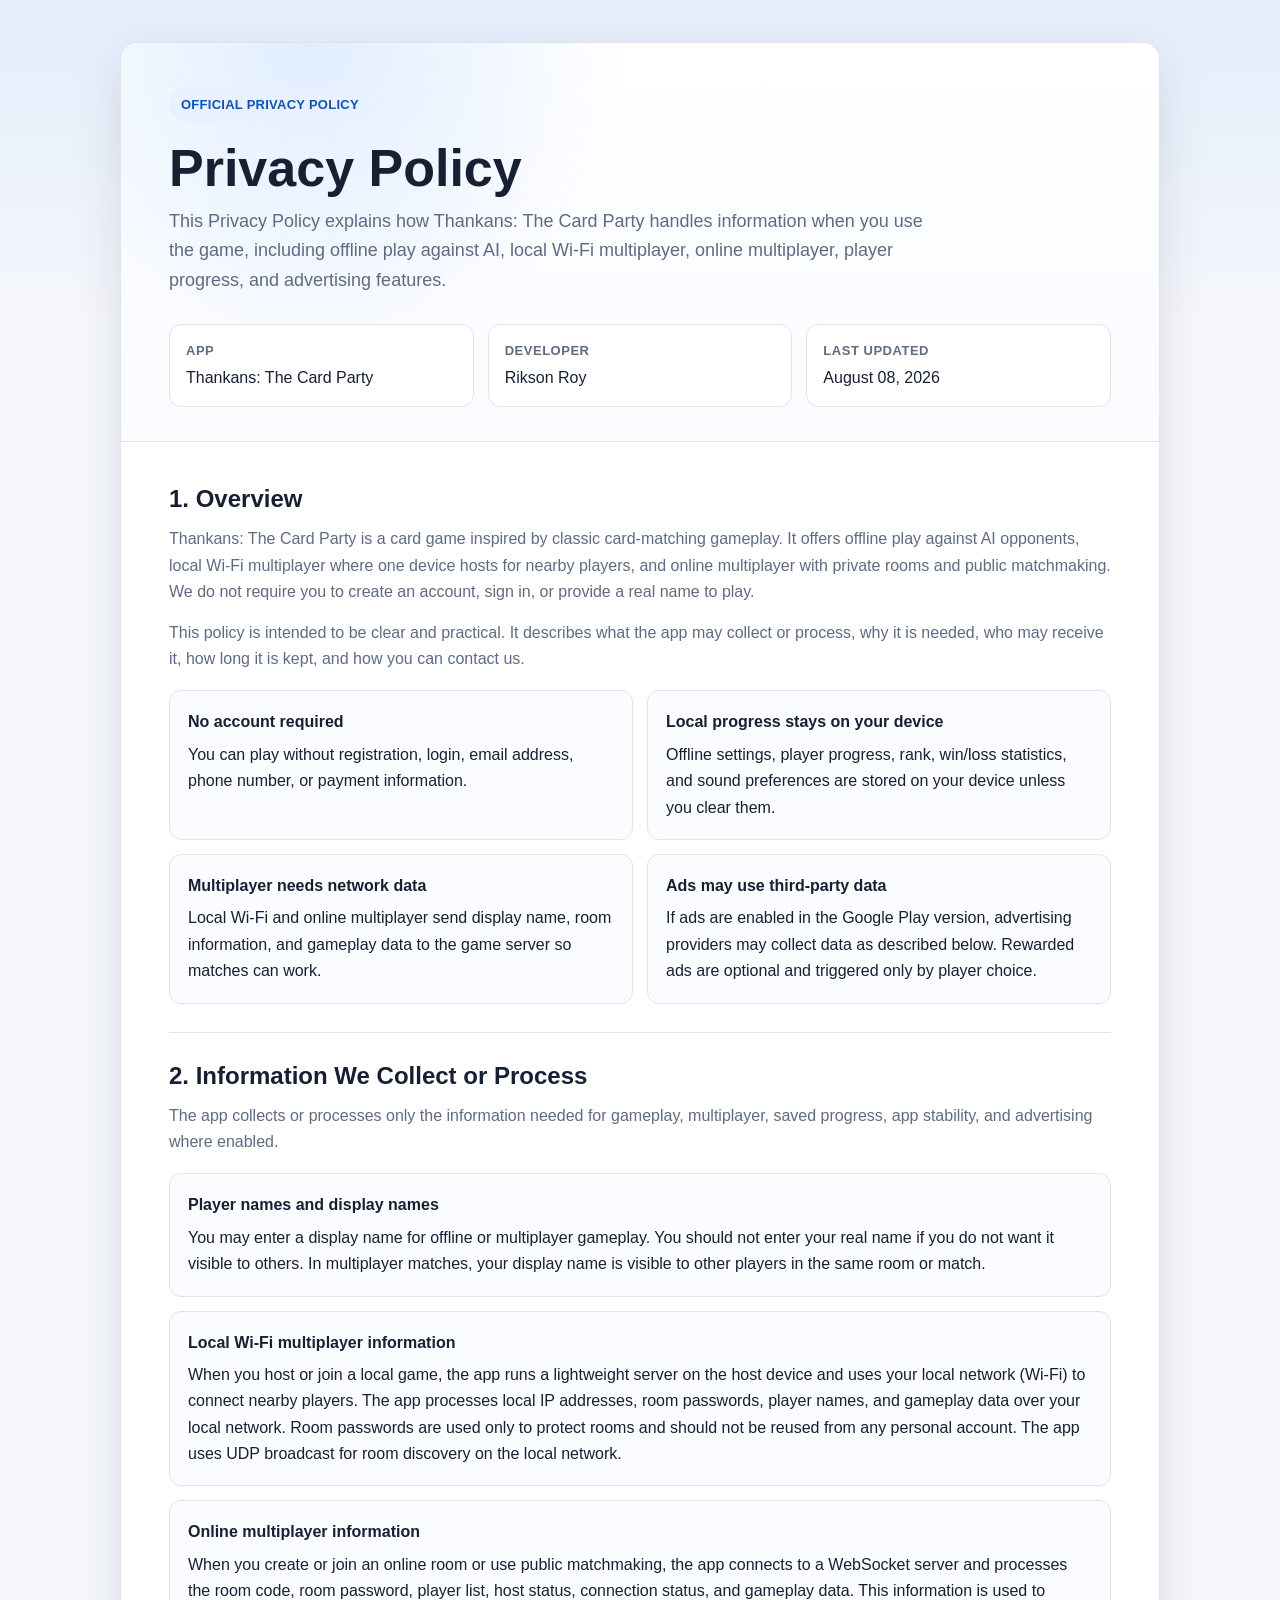
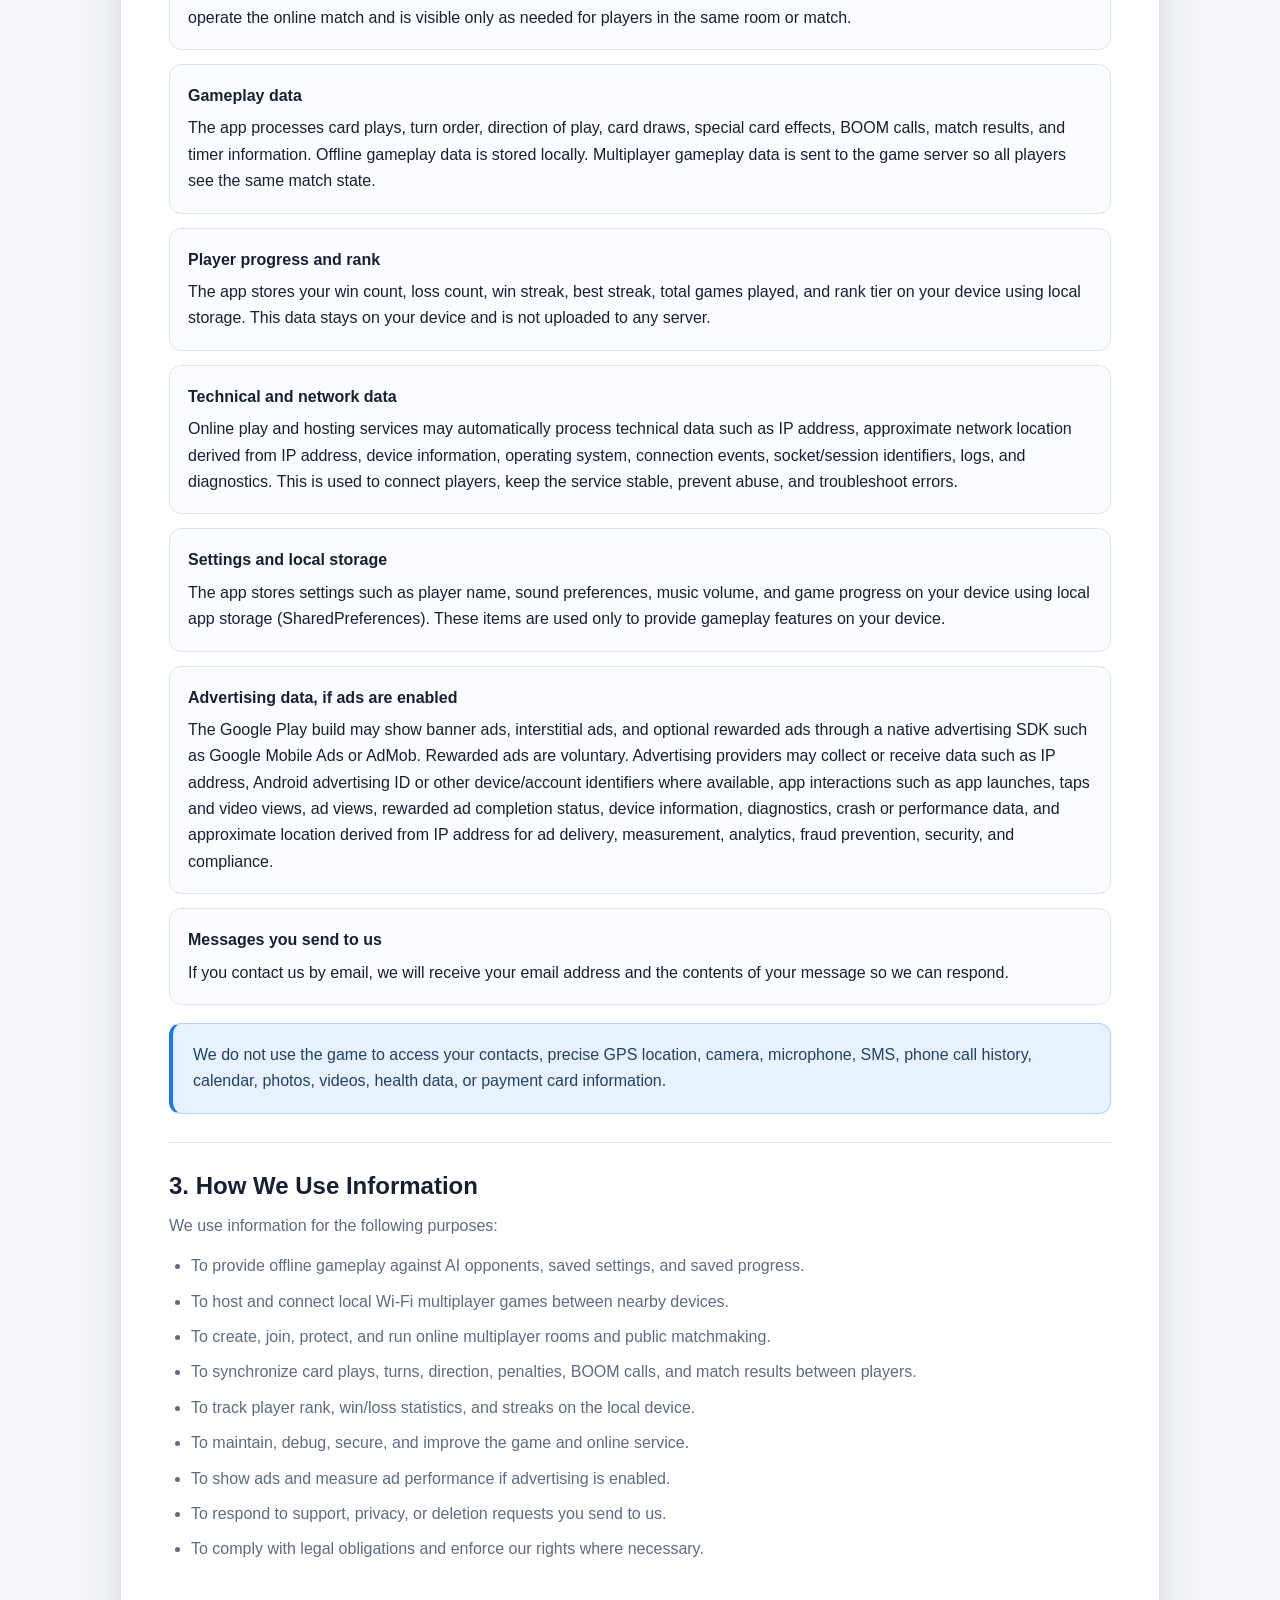
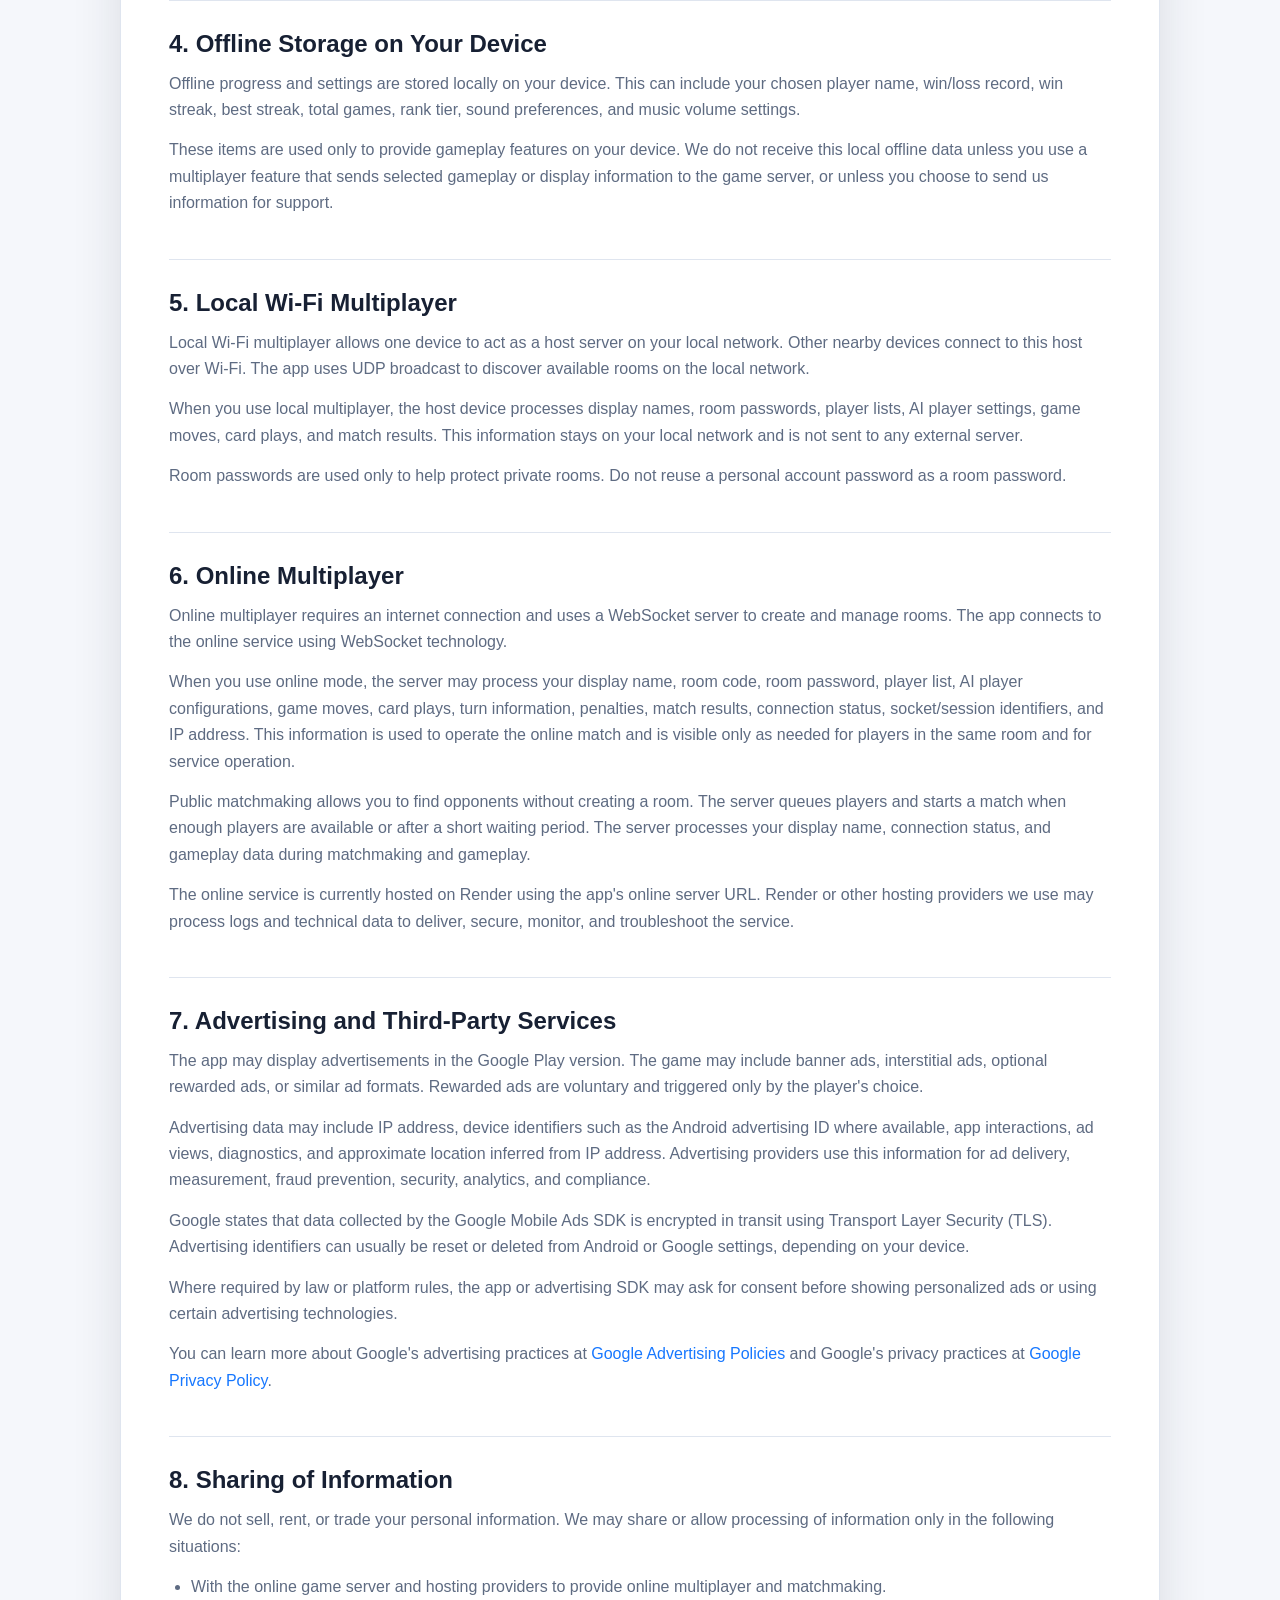
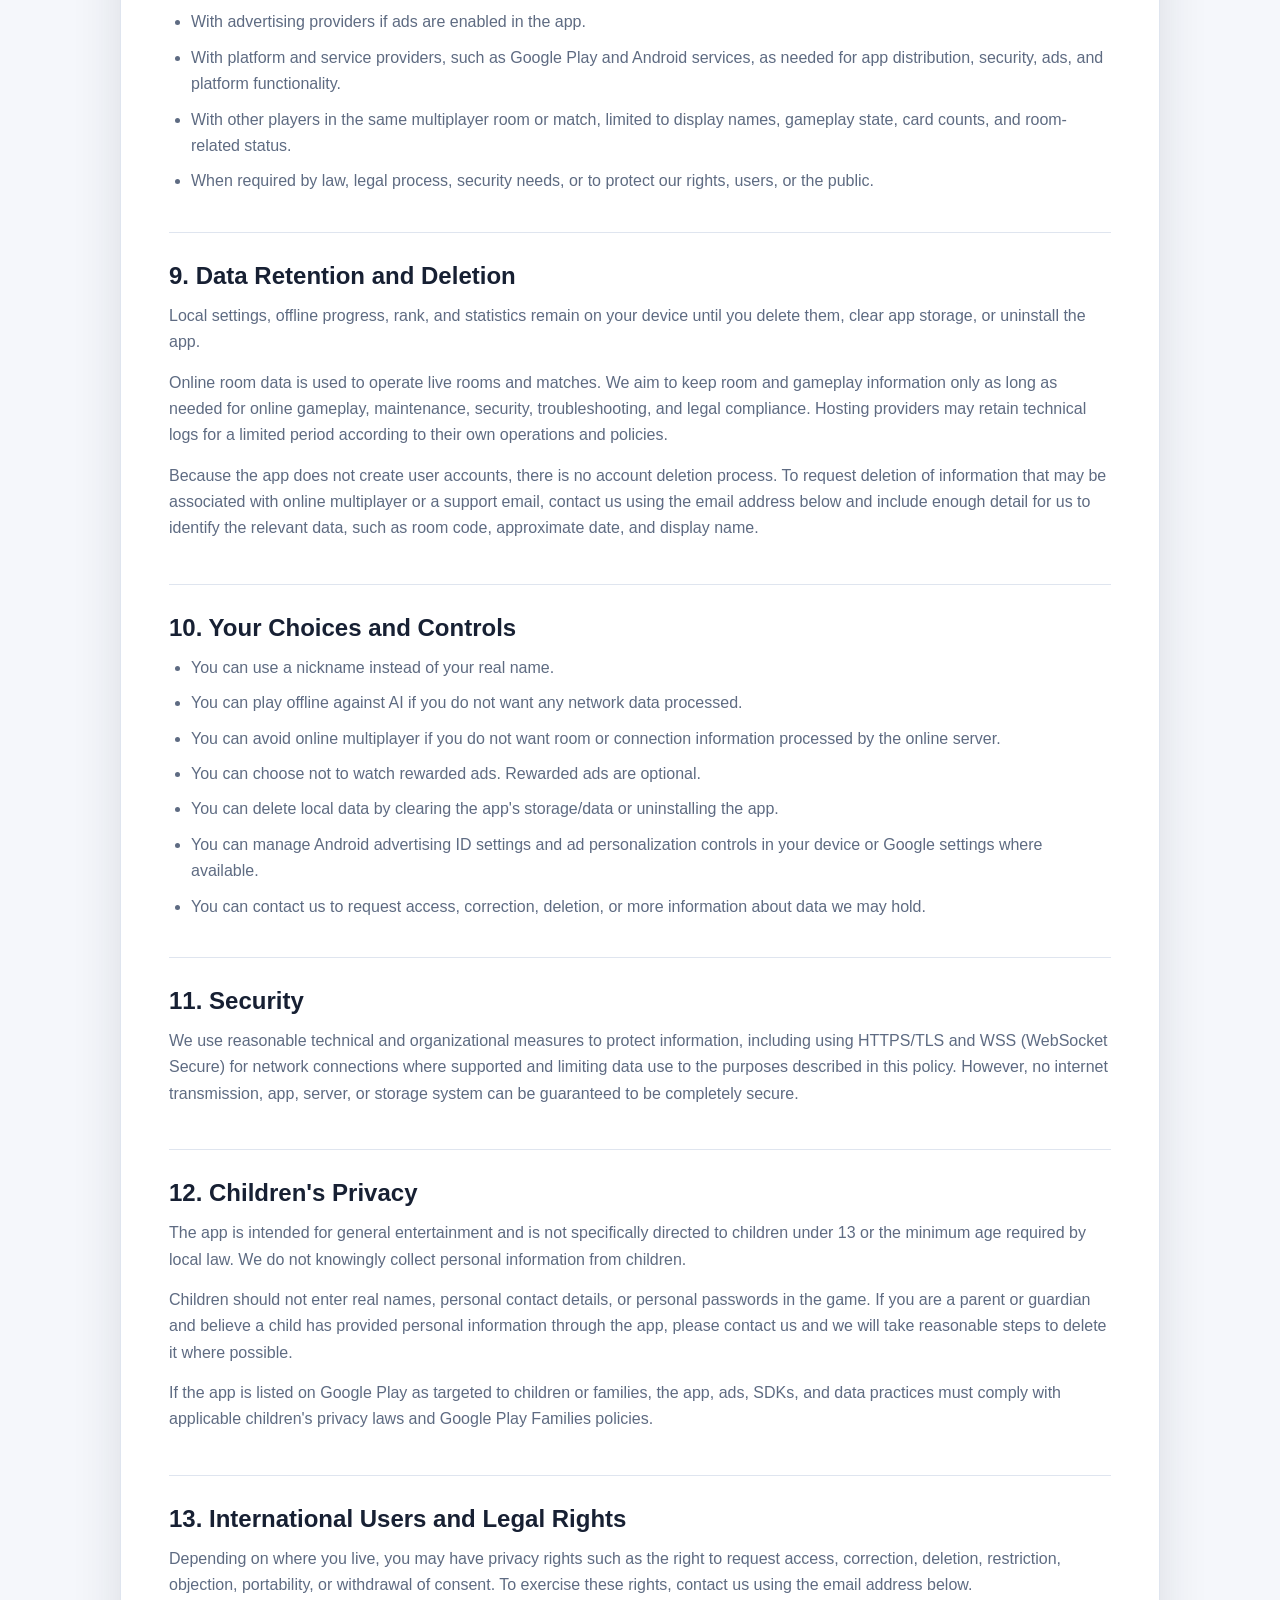
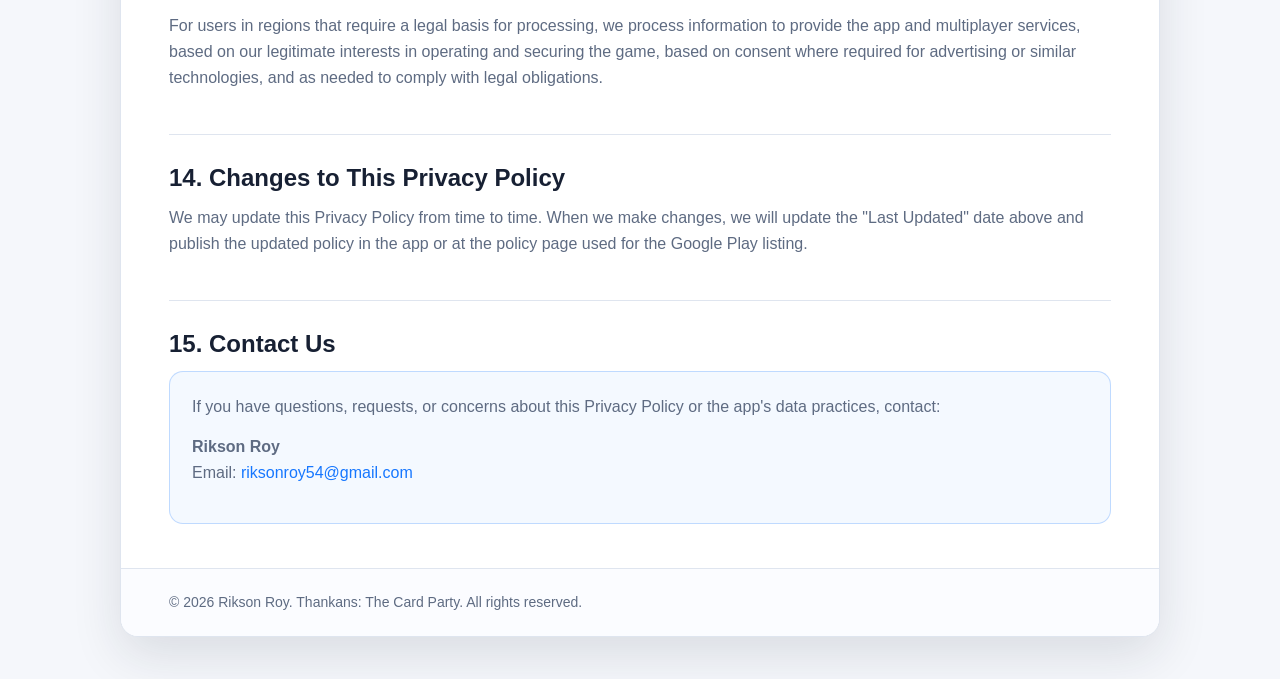
<file: privacy-policy-thankans-cards.html>
<!DOCTYPE html>
<html lang="en">
<head>
  <meta charset="UTF-8" />
  <meta name="viewport" content="width=device-width, initial-scale=1.0" />
  <meta name="color-scheme" content="dark light" />
  <title>Privacy Policy | Thankans: The Card Party</title>
  <style>
    :root {
      --page: #f5f7fb;
      --panel: #ffffff;
      --text: #172033;
      --muted: #5e6b82;
      --line: #dfe5ef;
      --accent: #1677ff;
      --accent-soft: #e8f1ff;
      --good: #0f8f61;
      --shadow: 0 18px 50px rgba(23, 32, 51, 0.12);
    }

    * {
      box-sizing: border-box;
    }

    body {
      margin: 0;
      font-family: Arial, Helvetica, sans-serif;
      color: var(--text);
      background:
        linear-gradient(180deg, rgba(22, 119, 255, 0.08), transparent 320px),
        var(--page);
      line-height: 1.65;
    }

    a {
      color: var(--accent);
      text-decoration: none;
    }

    a:hover,
    a:focus {
      text-decoration: underline;
    }

    .page {
      width: min(100% - 32px, 1040px);
      margin: 0 auto;
      padding: 42px 0;
    }

    .document {
      background: var(--panel);
      border: 1px solid var(--line);
      border-radius: 18px;
      box-shadow: var(--shadow);
      overflow: hidden;
    }

    header {
      padding: 44px 48px 34px;
      border-bottom: 1px solid var(--line);
      background:
        radial-gradient(circle at 18% 0%, rgba(22, 119, 255, 0.13), transparent 34%),
        linear-gradient(180deg, #ffffff, #f9fbff);
    }

    .badge {
      display: inline-flex;
      align-items: center;
      gap: 8px;
      margin-bottom: 18px;
      padding: 7px 12px;
      border-radius: 999px;
      background: var(--accent-soft);
      color: #0d55b3;
      font-size: 13px;
      font-weight: 700;
      letter-spacing: 0.02em;
      text-transform: uppercase;
    }

    h1 {
      margin: 0 0 10px;
      font-size: clamp(34px, 5vw, 52px);
      line-height: 1.08;
      letter-spacing: 0;
    }

    .subtitle {
      margin: 0;
      color: var(--muted);
      font-size: 18px;
      max-width: 760px;
    }

    .meta-grid {
      display: grid;
      grid-template-columns: repeat(3, minmax(0, 1fr));
      gap: 14px;
      margin-top: 28px;
    }

    .meta-card {
      min-height: 82px;
      padding: 15px 16px;
      border: 1px solid var(--line);
      border-radius: 12px;
      background: #ffffff;
    }

    .meta-card strong {
      display: block;
      margin-bottom: 4px;
      font-size: 13px;
      color: var(--muted);
      text-transform: uppercase;
      letter-spacing: 0.04em;
    }

    main {
      padding: 14px 48px 44px;
    }

    section {
      padding: 28px 0;
      border-bottom: 1px solid var(--line);
    }

    section:last-child {
      border-bottom: 0;
      padding-bottom: 0;
    }

    h2 {
      margin: 0 0 12px;
      font-size: 24px;
      line-height: 1.25;
    }

    h3 {
      margin: 24px 0 8px;
      font-size: 18px;
    }

    p {
      margin: 0 0 14px;
      color: var(--muted);
    }

    ul {
      margin: 10px 0 0;
      padding-left: 22px;
      color: var(--muted);
    }

    li {
      margin-bottom: 9px;
    }

    .summary {
      display: grid;
      grid-template-columns: repeat(2, minmax(0, 1fr));
      gap: 14px;
      margin-top: 18px;
    }

    .summary-item {
      padding: 18px;
      border: 1px solid var(--line);
      border-radius: 12px;
      background: #fbfcff;
    }

    .summary-item strong {
      display: block;
      margin-bottom: 6px;
      color: var(--text);
    }

    .notice {
      margin: 18px 0 0;
      padding: 18px 20px;
      border: 1px solid rgba(22, 119, 255, 0.25);
      border-left: 4px solid var(--accent);
      border-radius: 12px;
      background: var(--accent-soft);
      color: #214168;
    }

    .notice p {
      color: #214168;
      margin: 0;
    }

    .data-list {
      display: grid;
      gap: 14px;
      margin-top: 18px;
    }

    .data-item {
      padding: 18px;
      border: 1px solid var(--line);
      border-radius: 12px;
      background: #fbfcff;
    }

    .data-item strong {
      display: block;
      margin-bottom: 6px;
      color: var(--text);
    }

    .contact-box {
      padding: 22px;
      border-radius: 14px;
      background: #f4f9ff;
      border: 1px solid rgba(22, 119, 255, 0.24);
    }

    footer {
      padding: 22px 48px;
      border-top: 1px solid var(--line);
      color: var(--muted);
      background: #fbfcff;
      font-size: 14px;
    }

    @media (max-width: 760px) {
      .page {
        width: min(100% - 20px, 1040px);
        padding: 16px 0;
      }

      header,
      main,
      footer {
        padding-left: 22px;
        padding-right: 22px;
      }

      header {
        padding-top: 30px;
      }

      .meta-grid,
      .summary {
        grid-template-columns: 1fr;
      }

      .document {
        border-radius: 14px;
      }
    }

    @media print {
      body {
        background: #ffffff;
      }

      .page {
        width: 100%;
        padding: 0;
      }

      .document {
        border: 0;
        box-shadow: none;
      }

      a {
        color: #000000;
        text-decoration: underline;
      }
    }
  </style>
</head>
<body>
  <div class="page">
    <article class="document">
      <header>
        <div class="badge">Official Privacy Policy</div>
        <h1>Privacy Policy</h1>
        <p class="subtitle">
          This Privacy Policy explains how Thankans: The Card Party handles information when you use the game, including offline play against AI, local Wi-Fi multiplayer, online multiplayer, player progress, and advertising features.
        </p>

        <div class="meta-grid" aria-label="Policy details">
          <div class="meta-card">
            <strong>App</strong>
            Thankans: The Card Party
          </div>
          <div class="meta-card">
            <strong>Developer</strong>
            Rikson Roy
          </div>
          <div class="meta-card">
            <strong>Last Updated</strong>
            August 08, 2026
          </div>
        </div>
      </header>

      <main>
        <section>
          <h2>1. Overview</h2>
          <p>
            Thankans: The Card Party is a card game inspired by classic card-matching gameplay. It offers offline play against AI opponents, local Wi-Fi multiplayer where one device hosts for nearby players, and online multiplayer with private rooms and public matchmaking. We do not require you to create an account, sign in, or provide a real name to play.
          </p>
          <p>
            This policy is intended to be clear and practical. It describes what the app may collect or process, why it is needed, who may receive it, how long it is kept, and how you can contact us.
          </p>
          <div class="summary">
            <div class="summary-item">
              <strong>No account required</strong>
              You can play without registration, login, email address, phone number, or payment information.
            </div>
            <div class="summary-item">
              <strong>Local progress stays on your device</strong>
              Offline settings, player progress, rank, win/loss statistics, and sound preferences are stored on your device unless you clear them.
            </div>
            <div class="summary-item">
              <strong>Multiplayer needs network data</strong>
              Local Wi-Fi and online multiplayer send display name, room information, and gameplay data to the game server so matches can work.
            </div>
            <div class="summary-item">
              <strong>Ads may use third-party data</strong>
              If ads are enabled in the Google Play version, advertising providers may collect data as described below. Rewarded ads are optional and triggered only by player choice.
            </div>
          </div>
        </section>

        <section>
          <h2>2. Information We Collect or Process</h2>
          <p>
            The app collects or processes only the information needed for gameplay, multiplayer, saved progress, app stability, and advertising where enabled.
          </p>

          <div class="data-list">
            <div class="data-item">
              <strong>Player names and display names</strong>
              You may enter a display name for offline or multiplayer gameplay. You should not enter your real name if you do not want it visible to others. In multiplayer matches, your display name is visible to other players in the same room or match.
            </div>

            <div class="data-item">
              <strong>Local Wi-Fi multiplayer information</strong>
              When you host or join a local game, the app runs a lightweight server on the host device and uses your local network (Wi-Fi) to connect nearby players. The app processes local IP addresses, room passwords, player names, and gameplay data over your local network. Room passwords are used only to protect rooms and should not be reused from any personal account. The app uses UDP broadcast for room discovery on the local network.
            </div>

            <div class="data-item">
              <strong>Online multiplayer information</strong>
              When you create or join an online room or use public matchmaking, the app connects to a WebSocket server and processes the room code, room password, player list, host status, connection status, and gameplay data. This information is used to operate the online match and is visible only as needed for players in the same room or match.
            </div>

            <div class="data-item">
              <strong>Gameplay data</strong>
              The app processes card plays, turn order, direction of play, card draws, special card effects, BOOM calls, match results, and timer information. Offline gameplay data is stored locally. Multiplayer gameplay data is sent to the game server so all players see the same match state.
            </div>

            <div class="data-item">
              <strong>Player progress and rank</strong>
              The app stores your win count, loss count, win streak, best streak, total games played, and rank tier on your device using local storage. This data stays on your device and is not uploaded to any server.
            </div>

            <div class="data-item">
              <strong>Technical and network data</strong>
              Online play and hosting services may automatically process technical data such as IP address, approximate network location derived from IP address, device information, operating system, connection events, socket/session identifiers, logs, and diagnostics. This is used to connect players, keep the service stable, prevent abuse, and troubleshoot errors.
            </div>

            <div class="data-item">
              <strong>Settings and local storage</strong>
              The app stores settings such as player name, sound preferences, music volume, and game progress on your device using local app storage (SharedPreferences). These items are used only to provide gameplay features on your device.
            </div>

            <div class="data-item">
              <strong>Advertising data, if ads are enabled</strong>
              The Google Play build may show banner ads, interstitial ads, and optional rewarded ads through a native advertising SDK such as Google Mobile Ads or AdMob. Rewarded ads are voluntary. Advertising providers may collect or receive data such as IP address, Android advertising ID or other device/account identifiers where available, app interactions such as app launches, taps and video views, ad views, rewarded ad completion status, device information, diagnostics, crash or performance data, and approximate location derived from IP address for ad delivery, measurement, analytics, fraud prevention, security, and compliance.
            </div>

            <div class="data-item">
              <strong>Messages you send to us</strong>
              If you contact us by email, we will receive your email address and the contents of your message so we can respond.
            </div>
          </div>

          <div class="notice">
            <p>
              We do not use the game to access your contacts, precise GPS location, camera, microphone, SMS, phone call history, calendar, photos, videos, health data, or payment card information.
            </p>
          </div>
        </section>

        <section>
          <h2>3. How We Use Information</h2>
          <p>We use information for the following purposes:</p>
          <ul>
            <li>To provide offline gameplay against AI opponents, saved settings, and saved progress.</li>
            <li>To host and connect local Wi-Fi multiplayer games between nearby devices.</li>
            <li>To create, join, protect, and run online multiplayer rooms and public matchmaking.</li>
            <li>To synchronize card plays, turns, direction, penalties, BOOM calls, and match results between players.</li>
            <li>To track player rank, win/loss statistics, and streaks on the local device.</li>
            <li>To maintain, debug, secure, and improve the game and online service.</li>
            <li>To show ads and measure ad performance if advertising is enabled.</li>
            <li>To respond to support, privacy, or deletion requests you send to us.</li>
            <li>To comply with legal obligations and enforce our rights where necessary.</li>
          </ul>
        </section>

        <section>
          <h2>4. Offline Storage on Your Device</h2>
          <p>
            Offline progress and settings are stored locally on your device. This can include your chosen player name, win/loss record, win streak, best streak, total games, rank tier, sound preferences, and music volume settings.
          </p>
          <p>
            These items are used only to provide gameplay features on your device. We do not receive this local offline data unless you use a multiplayer feature that sends selected gameplay or display information to the game server, or unless you choose to send us information for support.
          </p>
        </section>

        <section>
          <h2>5. Local Wi-Fi Multiplayer</h2>
          <p>
            Local Wi-Fi multiplayer allows one device to act as a host server on your local network. Other nearby devices connect to this host over Wi-Fi. The app uses UDP broadcast to discover available rooms on the local network.
          </p>
          <p>
            When you use local multiplayer, the host device processes display names, room passwords, player lists, AI player settings, game moves, card plays, and match results. This information stays on your local network and is not sent to any external server.
          </p>
          <p>
            Room passwords are used only to help protect private rooms. Do not reuse a personal account password as a room password.
          </p>
        </section>

        <section>
          <h2>6. Online Multiplayer</h2>
          <p>
            Online multiplayer requires an internet connection and uses a WebSocket server to create and manage rooms. The app connects to the online service using WebSocket technology.
          </p>
          <p>
            When you use online mode, the server may process your display name, room code, room password, player list, AI player configurations, game moves, card plays, turn information, penalties, match results, connection status, socket/session identifiers, and IP address. This information is used to operate the online match and is visible only as needed for players in the same room and for service operation.
          </p>
          <p>
            Public matchmaking allows you to find opponents without creating a room. The server queues players and starts a match when enough players are available or after a short waiting period. The server processes your display name, connection status, and gameplay data during matchmaking and gameplay.
          </p>
          <p>
            The online service is currently hosted on Render using the app's online server URL. Render or other hosting providers we use may process logs and technical data to deliver, secure, monitor, and troubleshoot the service.
          </p>
        </section>

        <section>
          <h2>7. Advertising and Third-Party Services</h2>
          <p>
            The app may display advertisements in the Google Play version. The game may include banner ads, interstitial ads, optional rewarded ads, or similar ad formats. Rewarded ads are voluntary and triggered only by the player's choice.
          </p>
          <p>
            Advertising data may include IP address, device identifiers such as the Android advertising ID where available, app interactions, ad views, diagnostics, and approximate location inferred from IP address. Advertising providers use this information for ad delivery, measurement, fraud prevention, security, analytics, and compliance.
          </p>
          <p>
            Google states that data collected by the Google Mobile Ads SDK is encrypted in transit using Transport Layer Security (TLS). Advertising identifiers can usually be reset or deleted from Android or Google settings, depending on your device.
          </p>
          <p>
            Where required by law or platform rules, the app or advertising SDK may ask for consent before showing personalized ads or using certain advertising technologies.
          </p>
          <p>
            You can learn more about Google's advertising practices at <a href="https://policies.google.com/technologies/ads" rel="noopener">Google Advertising Policies</a> and Google's privacy practices at <a href="https://policies.google.com/privacy" rel="noopener">Google Privacy Policy</a>.
          </p>
        </section>

        <section>
          <h2>8. Sharing of Information</h2>
          <p>
            We do not sell, rent, or trade your personal information. We may share or allow processing of information only in the following situations:
          </p>
          <ul>
            <li>With the online game server and hosting providers to provide online multiplayer and matchmaking.</li>
            <li>With advertising providers if ads are enabled in the app.</li>
            <li>With platform and service providers, such as Google Play and Android services, as needed for app distribution, security, ads, and platform functionality.</li>
            <li>With other players in the same multiplayer room or match, limited to display names, gameplay state, card counts, and room-related status.</li>
            <li>When required by law, legal process, security needs, or to protect our rights, users, or the public.</li>
          </ul>
        </section>

        <section>
          <h2>9. Data Retention and Deletion</h2>
          <p>
            Local settings, offline progress, rank, and statistics remain on your device until you delete them, clear app storage, or uninstall the app.
          </p>
          <p>
            Online room data is used to operate live rooms and matches. We aim to keep room and gameplay information only as long as needed for online gameplay, maintenance, security, troubleshooting, and legal compliance. Hosting providers may retain technical logs for a limited period according to their own operations and policies.
          </p>
          <p>
            Because the app does not create user accounts, there is no account deletion process. To request deletion of information that may be associated with online multiplayer or a support email, contact us using the email address below and include enough detail for us to identify the relevant data, such as room code, approximate date, and display name.
          </p>
        </section>

        <section>
          <h2>10. Your Choices and Controls</h2>
          <ul>
            <li>You can use a nickname instead of your real name.</li>
            <li>You can play offline against AI if you do not want any network data processed.</li>
            <li>You can avoid online multiplayer if you do not want room or connection information processed by the online server.</li>
            <li>You can choose not to watch rewarded ads. Rewarded ads are optional.</li>
            <li>You can delete local data by clearing the app's storage/data or uninstalling the app.</li>
            <li>You can manage Android advertising ID settings and ad personalization controls in your device or Google settings where available.</li>
            <li>You can contact us to request access, correction, deletion, or more information about data we may hold.</li>
          </ul>
        </section>

        <section>
          <h2>11. Security</h2>
          <p>
            We use reasonable technical and organizational measures to protect information, including using HTTPS/TLS and WSS (WebSocket Secure) for network connections where supported and limiting data use to the purposes described in this policy. However, no internet transmission, app, server, or storage system can be guaranteed to be completely secure.
          </p>
        </section>

        <section>
          <h2>12. Children's Privacy</h2>
          <p>
            The app is intended for general entertainment and is not specifically directed to children under 13 or the minimum age required by local law. We do not knowingly collect personal information from children.
          </p>
          <p>
            Children should not enter real names, personal contact details, or personal passwords in the game. If you are a parent or guardian and believe a child has provided personal information through the app, please contact us and we will take reasonable steps to delete it where possible.
          </p>
          <p>
            If the app is listed on Google Play as targeted to children or families, the app, ads, SDKs, and data practices must comply with applicable children's privacy laws and Google Play Families policies.
          </p>
        </section>

        <section>
          <h2>13. International Users and Legal Rights</h2>
          <p>
            Depending on where you live, you may have privacy rights such as the right to request access, correction, deletion, restriction, objection, portability, or withdrawal of consent. To exercise these rights, contact us using the email address below.
          </p>
          <p>
            For users in regions that require a legal basis for processing, we process information to provide the app and multiplayer services, based on our legitimate interests in operating and securing the game, based on consent where required for advertising or similar technologies, and as needed to comply with legal obligations.
          </p>
        </section>

        <section>
          <h2>14. Changes to This Privacy Policy</h2>
          <p>
            We may update this Privacy Policy from time to time. When we make changes, we will update the "Last Updated" date above and publish the updated policy in the app or at the policy page used for the Google Play listing.
          </p>
        </section>

        <section>
          <h2>15. Contact Us</h2>
          <div class="contact-box">
            <p>
              If you have questions, requests, or concerns about this Privacy Policy or the app's data practices, contact:
            </p>
            <p>
              <strong>Rikson Roy</strong><br />
              Email: <a href="mailto:riksonroy54@gmail.com">riksonroy54@gmail.com</a>
            </p>
          </div>
        </section>
      </main>

      <footer>
        &copy; 2026 Rikson Roy. Thankans: The Card Party. All rights reserved.
      </footer>
    </article>
  </div>
</body>
</html>
</file>
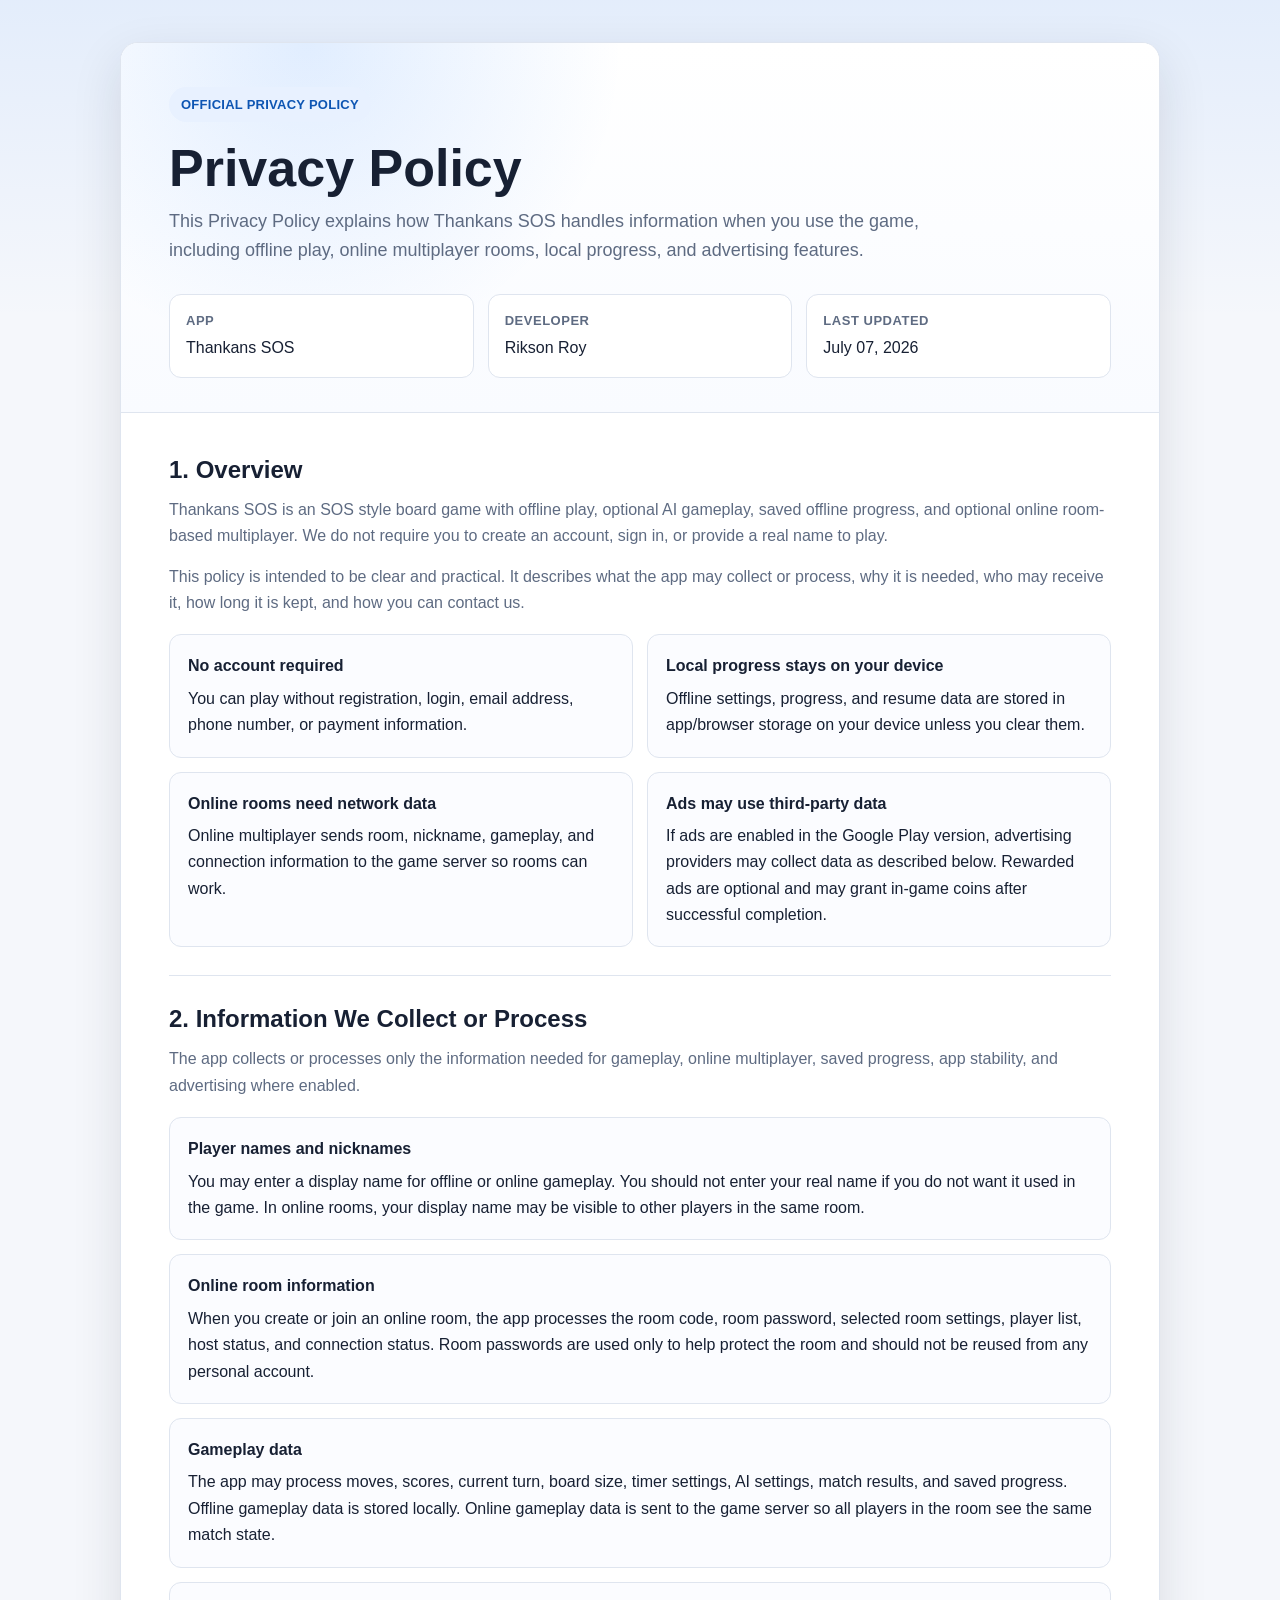
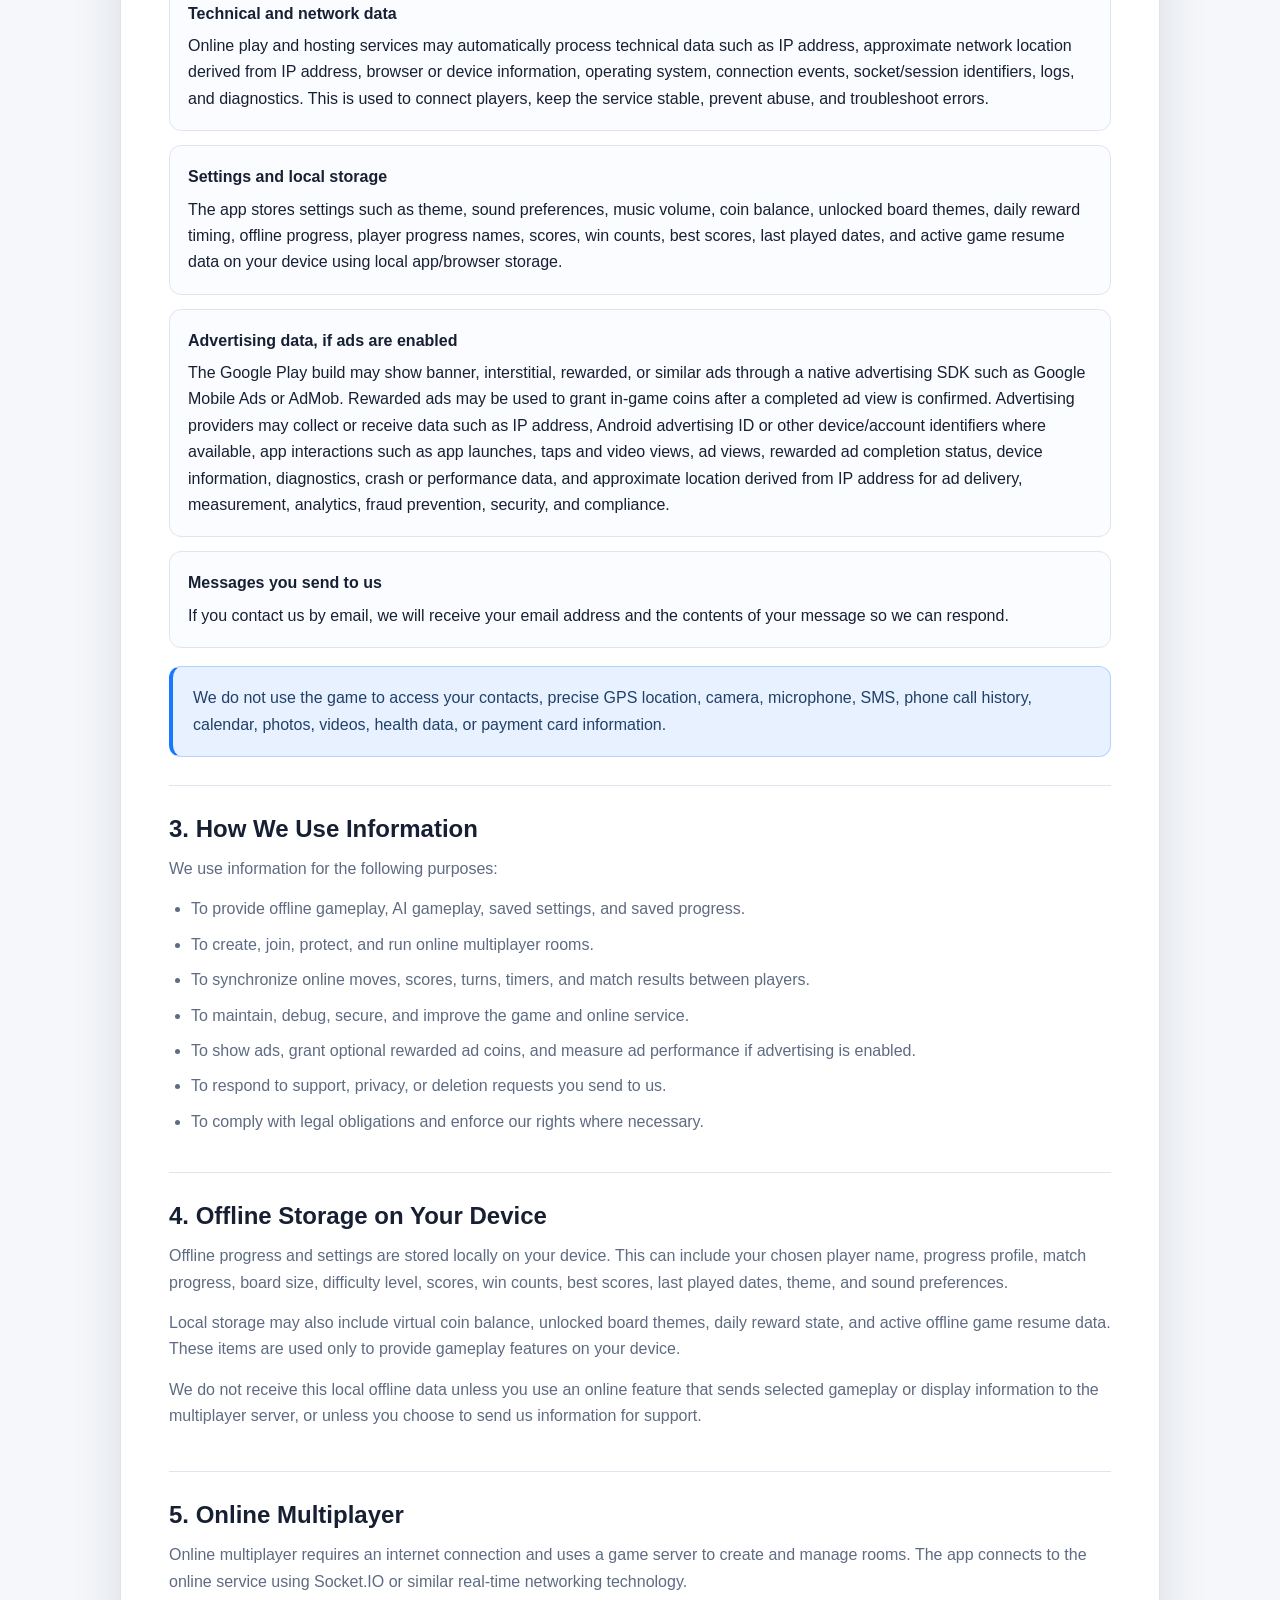
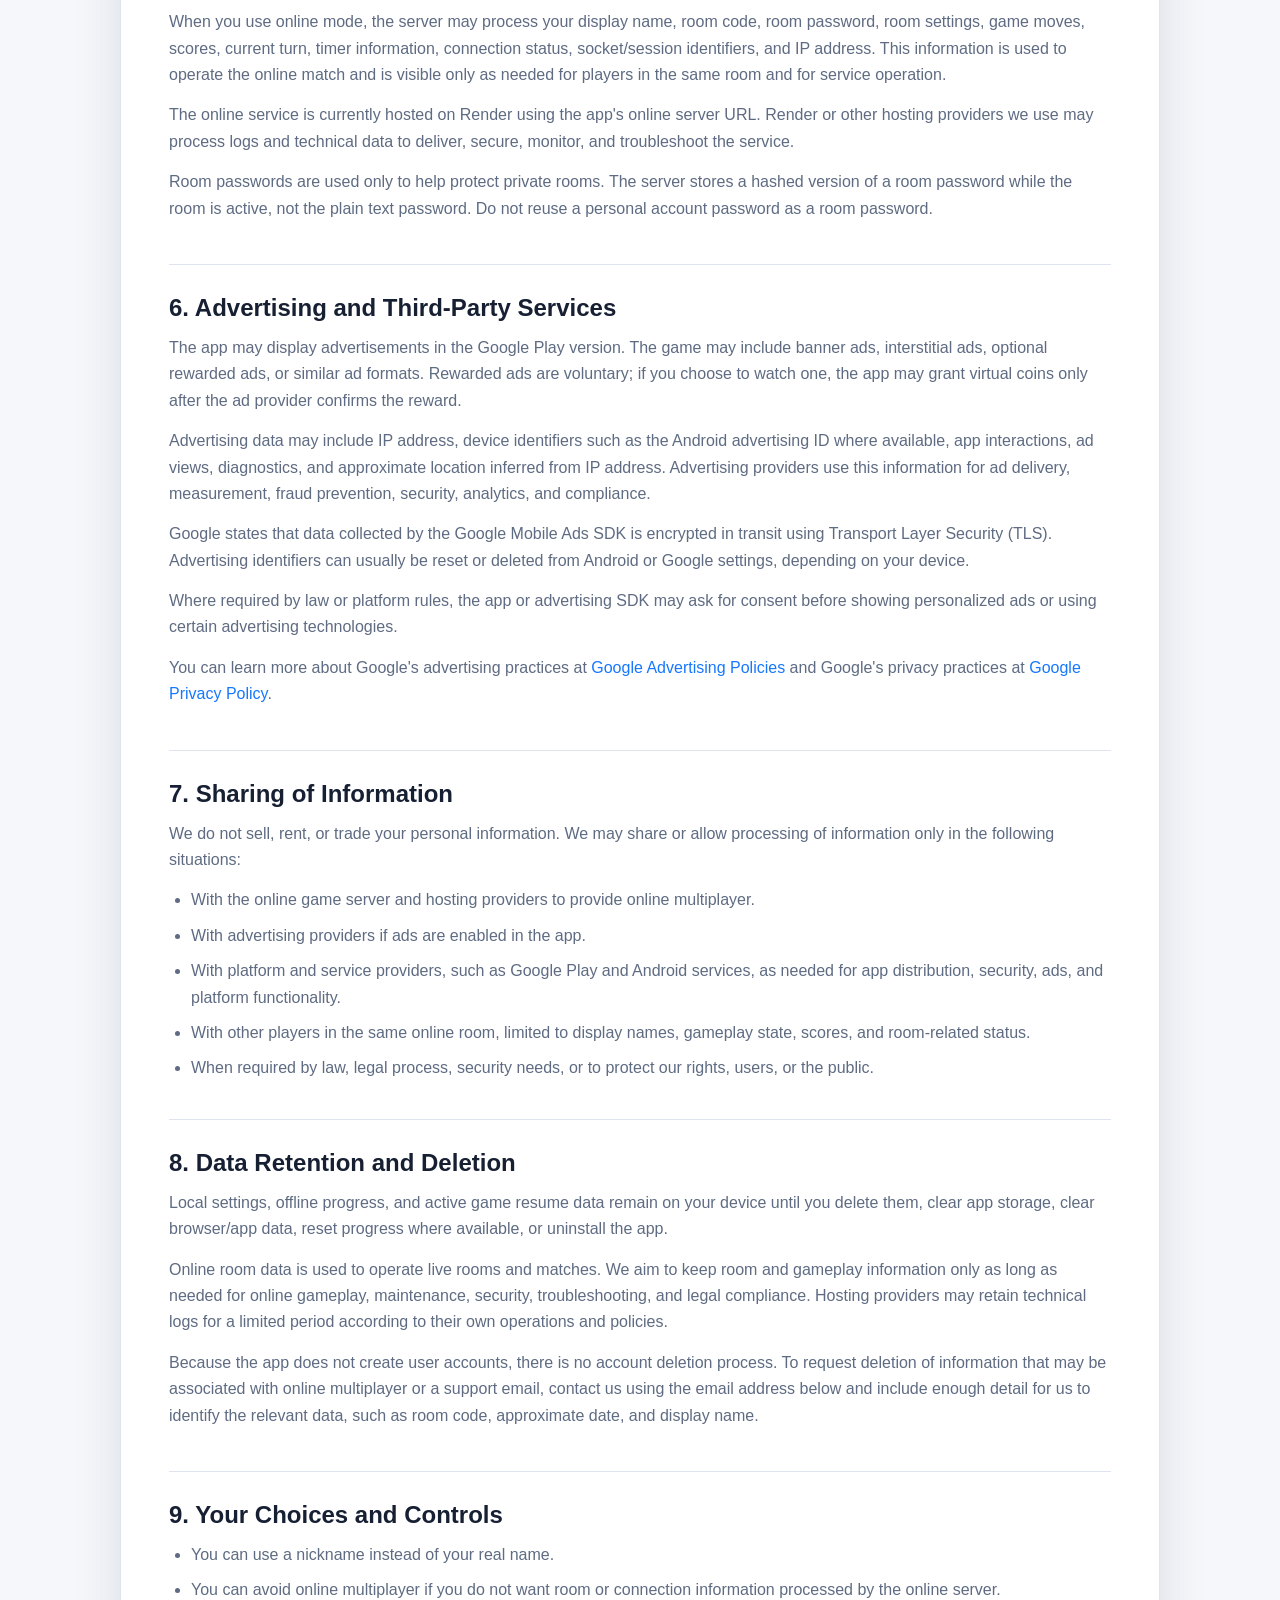
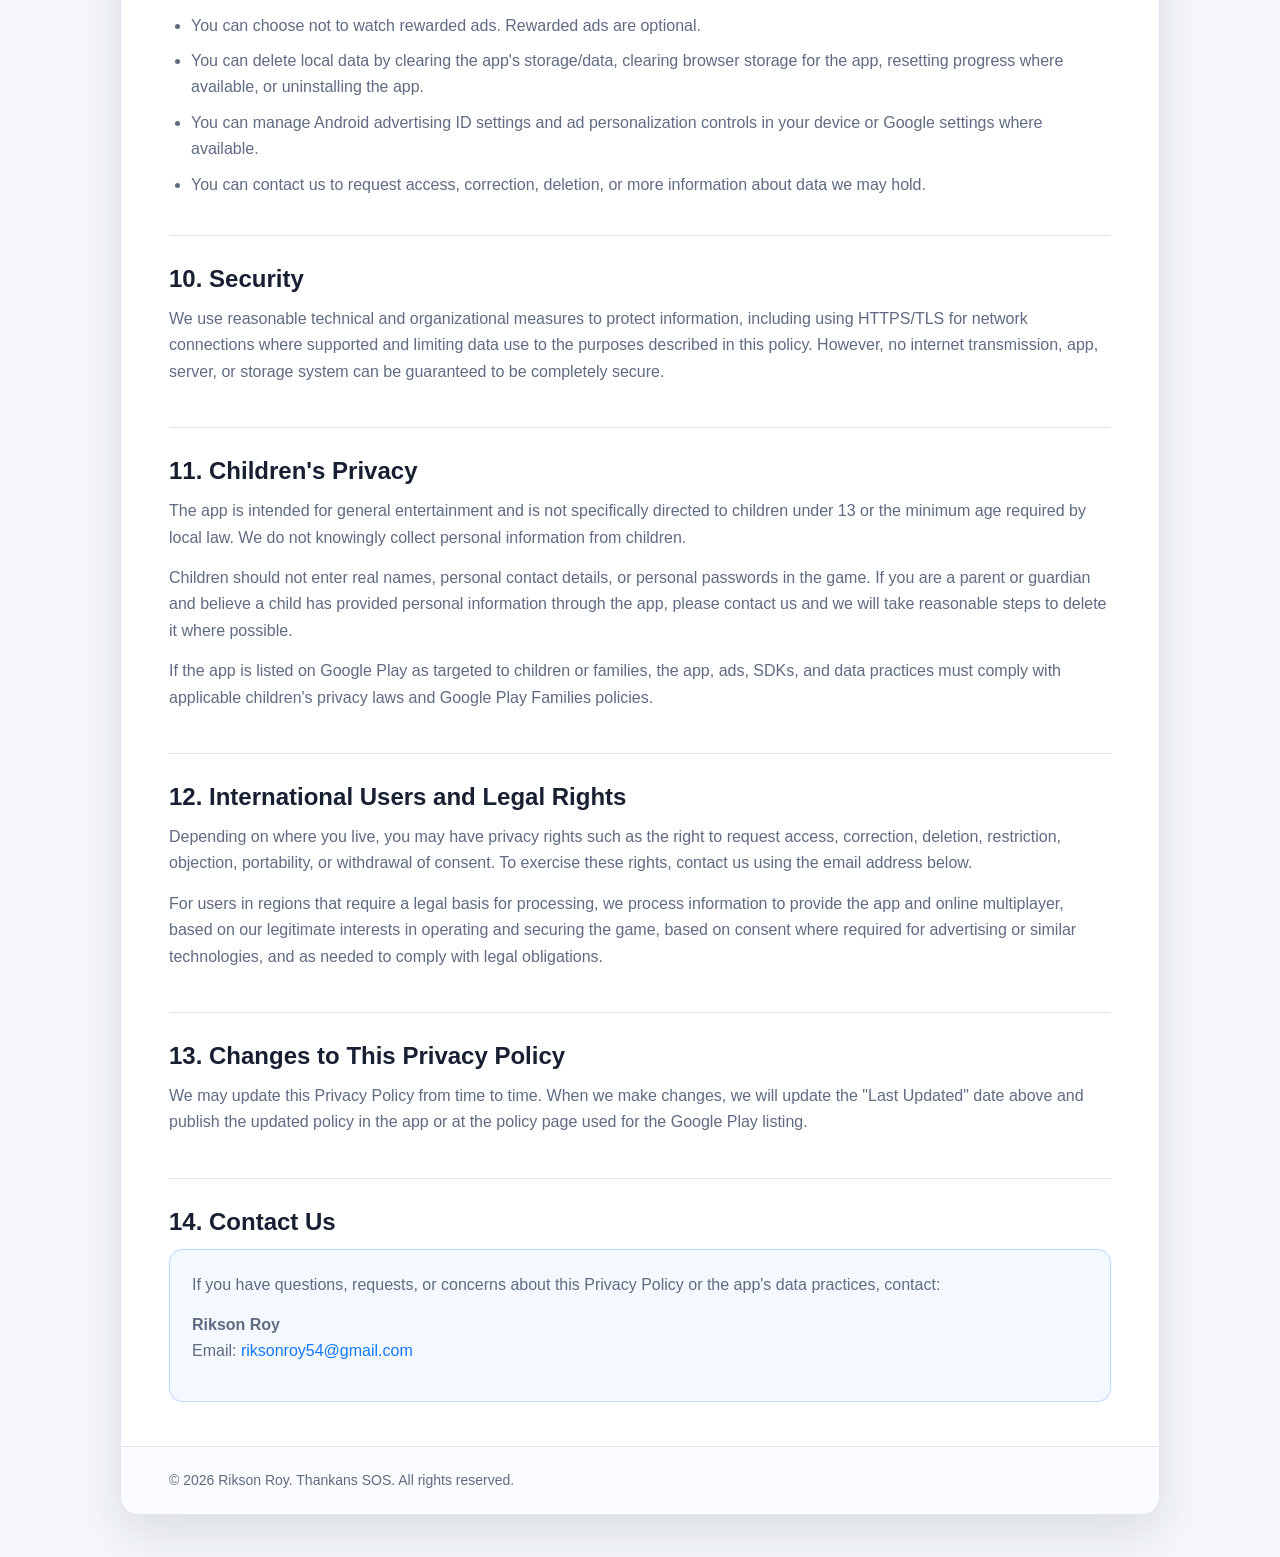
<file: privacy-policy-thankans-sos.html>
<!DOCTYPE html>
<html lang="en">
<head>
  <meta charset="UTF-8" />
  <meta name="viewport" content="width=device-width, initial-scale=1.0" />
  <meta name="color-scheme" content="dark light" />
  <title>Privacy Policy | Thankans SOS</title>
  <style>
    :root {
      --page: #f5f7fb;
      --panel: #ffffff;
      --text: #172033;
      --muted: #5e6b82;
      --line: #dfe5ef;
      --accent: #1677ff;
      --accent-soft: #e8f1ff;
      --good: #0f8f61;
      --shadow: 0 18px 50px rgba(23, 32, 51, 0.12);
    }

    * {
      box-sizing: border-box;
    }

    body {
      margin: 0;
      font-family: Arial, Helvetica, sans-serif;
      color: var(--text);
      background:
        linear-gradient(180deg, rgba(22, 119, 255, 0.08), transparent 320px),
        var(--page);
      line-height: 1.65;
    }

    a {
      color: var(--accent);
      text-decoration: none;
    }

    a:hover,
    a:focus {
      text-decoration: underline;
    }

    .page {
      width: min(100% - 32px, 1040px);
      margin: 0 auto;
      padding: 42px 0;
    }

    .document {
      background: var(--panel);
      border: 1px solid var(--line);
      border-radius: 18px;
      box-shadow: var(--shadow);
      overflow: hidden;
    }

    header {
      padding: 44px 48px 34px;
      border-bottom: 1px solid var(--line);
      background:
        radial-gradient(circle at 18% 0%, rgba(22, 119, 255, 0.13), transparent 34%),
        linear-gradient(180deg, #ffffff, #f9fbff);
    }

    .badge {
      display: inline-flex;
      align-items: center;
      gap: 8px;
      margin-bottom: 18px;
      padding: 7px 12px;
      border-radius: 999px;
      background: var(--accent-soft);
      color: #0d55b3;
      font-size: 13px;
      font-weight: 700;
      letter-spacing: 0.02em;
      text-transform: uppercase;
    }

    h1 {
      margin: 0 0 10px;
      font-size: clamp(34px, 5vw, 52px);
      line-height: 1.08;
      letter-spacing: 0;
    }

    .subtitle {
      margin: 0;
      color: var(--muted);
      font-size: 18px;
      max-width: 760px;
    }

    .meta-grid {
      display: grid;
      grid-template-columns: repeat(3, minmax(0, 1fr));
      gap: 14px;
      margin-top: 28px;
    }

    .meta-card {
      min-height: 82px;
      padding: 15px 16px;
      border: 1px solid var(--line);
      border-radius: 12px;
      background: #ffffff;
    }

    .meta-card strong {
      display: block;
      margin-bottom: 4px;
      font-size: 13px;
      color: var(--muted);
      text-transform: uppercase;
      letter-spacing: 0.04em;
    }

    main {
      padding: 14px 48px 44px;
    }

    section {
      padding: 28px 0;
      border-bottom: 1px solid var(--line);
    }

    section:last-child {
      border-bottom: 0;
      padding-bottom: 0;
    }

    h2 {
      margin: 0 0 12px;
      font-size: 24px;
      line-height: 1.25;
    }

    h3 {
      margin: 24px 0 8px;
      font-size: 18px;
    }

    p {
      margin: 0 0 14px;
      color: var(--muted);
    }

    ul {
      margin: 10px 0 0;
      padding-left: 22px;
      color: var(--muted);
    }

    li {
      margin-bottom: 9px;
    }

    .summary {
      display: grid;
      grid-template-columns: repeat(2, minmax(0, 1fr));
      gap: 14px;
      margin-top: 18px;
    }

    .summary-item {
      padding: 18px;
      border: 1px solid var(--line);
      border-radius: 12px;
      background: #fbfcff;
    }

    .summary-item strong {
      display: block;
      margin-bottom: 6px;
      color: var(--text);
    }

    .notice {
      margin: 18px 0 0;
      padding: 18px 20px;
      border: 1px solid rgba(22, 119, 255, 0.25);
      border-left: 4px solid var(--accent);
      border-radius: 12px;
      background: var(--accent-soft);
      color: #214168;
    }

    .notice p {
      color: #214168;
      margin: 0;
    }

    .data-list {
      display: grid;
      gap: 14px;
      margin-top: 18px;
    }

    .data-item {
      padding: 18px;
      border: 1px solid var(--line);
      border-radius: 12px;
      background: #fbfcff;
    }

    .data-item strong {
      display: block;
      margin-bottom: 6px;
      color: var(--text);
    }

    .contact-box {
      padding: 22px;
      border-radius: 14px;
      background: #f4f9ff;
      border: 1px solid rgba(22, 119, 255, 0.24);
    }

    footer {
      padding: 22px 48px;
      border-top: 1px solid var(--line);
      color: var(--muted);
      background: #fbfcff;
      font-size: 14px;
    }

    @media (max-width: 760px) {
      .page {
        width: min(100% - 20px, 1040px);
        padding: 16px 0;
      }

      header,
      main,
      footer {
        padding-left: 22px;
        padding-right: 22px;
      }

      header {
        padding-top: 30px;
      }

      .meta-grid,
      .summary {
        grid-template-columns: 1fr;
      }

      .document {
        border-radius: 14px;
      }
    }

    @media print {
      body {
        background: #ffffff;
      }

      .page {
        width: 100%;
        padding: 0;
      }

      .document {
        border: 0;
        box-shadow: none;
      }

      a {
        color: #000000;
        text-decoration: underline;
      }
    }
  </style>
</head>
<body>
  <div class="page">
    <article class="document">
      <header>
        <div class="badge">Official Privacy Policy</div>
        <h1>Privacy Policy</h1>
        <p class="subtitle">
          This Privacy Policy explains how Thankans SOS handles information when you use the game, including offline play, online multiplayer rooms, local progress, and advertising features.
        </p>

        <div class="meta-grid" aria-label="Policy details">
          <div class="meta-card">
            <strong>App</strong>
            Thankans SOS
          </div>
          <div class="meta-card">
            <strong>Developer</strong>
            Rikson Roy
          </div>
          <div class="meta-card">
            <strong>Last Updated</strong>
            July 07, 2026
          </div>
        </div>
      </header>

      <main>
        <section>
          <h2>1. Overview</h2>
          <p>
            Thankans SOS is an SOS style board game with offline play, optional AI gameplay, saved offline progress, and optional online room-based multiplayer. We do not require you to create an account, sign in, or provide a real name to play.
          </p>
          <p>
            This policy is intended to be clear and practical. It describes what the app may collect or process, why it is needed, who may receive it, how long it is kept, and how you can contact us.
          </p>
          <div class="summary">
            <div class="summary-item">
              <strong>No account required</strong>
              You can play without registration, login, email address, phone number, or payment information.
            </div>
            <div class="summary-item">
              <strong>Local progress stays on your device</strong>
              Offline settings, progress, and resume data are stored in app/browser storage on your device unless you clear them.
            </div>
            <div class="summary-item">
              <strong>Online rooms need network data</strong>
              Online multiplayer sends room, nickname, gameplay, and connection information to the game server so rooms can work.
            </div>
            <div class="summary-item">
              <strong>Ads may use third-party data</strong>
              If ads are enabled in the Google Play version, advertising providers may collect data as described below. Rewarded ads are optional and may grant in-game coins after successful completion.
            </div>
          </div>
        </section>

        <section>
          <h2>2. Information We Collect or Process</h2>
          <p>
            The app collects or processes only the information needed for gameplay, online multiplayer, saved progress, app stability, and advertising where enabled.
          </p>

          <div class="data-list">
            <div class="data-item">
              <strong>Player names and nicknames</strong>
              You may enter a display name for offline or online gameplay. You should not enter your real name if you do not want it used in the game. In online rooms, your display name may be visible to other players in the same room.
            </div>

            <div class="data-item">
              <strong>Online room information</strong>
              When you create or join an online room, the app processes the room code, room password, selected room settings, player list, host status, and connection status. Room passwords are used only to help protect the room and should not be reused from any personal account.
            </div>

            <div class="data-item">
              <strong>Gameplay data</strong>
              The app may process moves, scores, current turn, board size, timer settings, AI settings, match results, and saved progress. Offline gameplay data is stored locally. Online gameplay data is sent to the game server so all players in the room see the same match state.
            </div>

            <div class="data-item">
              <strong>Technical and network data</strong>
              Online play and hosting services may automatically process technical data such as IP address, approximate network location derived from IP address, browser or device information, operating system, connection events, socket/session identifiers, logs, and diagnostics. This is used to connect players, keep the service stable, prevent abuse, and troubleshoot errors.
            </div>

            <div class="data-item">
              <strong>Settings and local storage</strong>
              The app stores settings such as theme, sound preferences, music volume, coin balance, unlocked board themes, daily reward timing, offline progress, player progress names, scores, win counts, best scores, last played dates, and active game resume data on your device using local app/browser storage.
            </div>

            <div class="data-item">
              <strong>Advertising data, if ads are enabled</strong>
              The Google Play build may show banner, interstitial, rewarded, or similar ads through a native advertising SDK such as Google Mobile Ads or AdMob. Rewarded ads may be used to grant in-game coins after a completed ad view is confirmed. Advertising providers may collect or receive data such as IP address, Android advertising ID or other device/account identifiers where available, app interactions such as app launches, taps and video views, ad views, rewarded ad completion status, device information, diagnostics, crash or performance data, and approximate location derived from IP address for ad delivery, measurement, analytics, fraud prevention, security, and compliance.
            </div>

            <div class="data-item">
              <strong>Messages you send to us</strong>
              If you contact us by email, we will receive your email address and the contents of your message so we can respond.
            </div>
          </div>

          <div class="notice">
            <p>
              We do not use the game to access your contacts, precise GPS location, camera, microphone, SMS, phone call history, calendar, photos, videos, health data, or payment card information.
            </p>
          </div>
        </section>

        <section>
          <h2>3. How We Use Information</h2>
          <p>We use information for the following purposes:</p>
          <ul>
            <li>To provide offline gameplay, AI gameplay, saved settings, and saved progress.</li>
            <li>To create, join, protect, and run online multiplayer rooms.</li>
            <li>To synchronize online moves, scores, turns, timers, and match results between players.</li>
            <li>To maintain, debug, secure, and improve the game and online service.</li>
            <li>To show ads, grant optional rewarded ad coins, and measure ad performance if advertising is enabled.</li>
            <li>To respond to support, privacy, or deletion requests you send to us.</li>
            <li>To comply with legal obligations and enforce our rights where necessary.</li>
          </ul>
        </section>

        <section>
          <h2>4. Offline Storage on Your Device</h2>
          <p>
            Offline progress and settings are stored locally on your device. This can include your chosen player name, progress profile, match progress, board size, difficulty level, scores, win counts, best scores, last played dates, theme, and sound preferences.
          </p>
          <p>
            Local storage may also include virtual coin balance, unlocked board themes, daily reward state, and active offline game resume data. These items are used only to provide gameplay features on your device.
          </p>
          <p>
            We do not receive this local offline data unless you use an online feature that sends selected gameplay or display information to the multiplayer server, or unless you choose to send us information for support.
          </p>
        </section>

        <section>
          <h2>5. Online Multiplayer</h2>
          <p>
            Online multiplayer requires an internet connection and uses a game server to create and manage rooms. The app connects to the online service using Socket.IO or similar real-time networking technology.
          </p>
          <p>
            When you use online mode, the server may process your display name, room code, room password, room settings, game moves, scores, current turn, timer information, connection status, socket/session identifiers, and IP address. This information is used to operate the online match and is visible only as needed for players in the same room and for service operation.
          </p>
          <p>
            The online service is currently hosted on Render using the app's online server URL. Render or other hosting providers we use may process logs and technical data to deliver, secure, monitor, and troubleshoot the service.
          </p>
          <p>
            Room passwords are used only to help protect private rooms. The server stores a hashed version of a room password while the room is active, not the plain text password. Do not reuse a personal account password as a room password.
          </p>
        </section>

        <section>
          <h2>6. Advertising and Third-Party Services</h2>
          <p>
            The app may display advertisements in the Google Play version. The game may include banner ads, interstitial ads, optional rewarded ads, or similar ad formats. Rewarded ads are voluntary; if you choose to watch one, the app may grant virtual coins only after the ad provider confirms the reward.
          </p>
          <p>
            Advertising data may include IP address, device identifiers such as the Android advertising ID where available, app interactions, ad views, diagnostics, and approximate location inferred from IP address. Advertising providers use this information for ad delivery, measurement, fraud prevention, security, analytics, and compliance.
          </p>
          <p>
            Google states that data collected by the Google Mobile Ads SDK is encrypted in transit using Transport Layer Security (TLS). Advertising identifiers can usually be reset or deleted from Android or Google settings, depending on your device.
          </p>
          <p>
            Where required by law or platform rules, the app or advertising SDK may ask for consent before showing personalized ads or using certain advertising technologies.
          </p>
          <p>
            You can learn more about Google's advertising practices at <a href="https://policies.google.com/technologies/ads" rel="noopener">Google Advertising Policies</a> and Google's privacy practices at <a href="https://policies.google.com/privacy" rel="noopener">Google Privacy Policy</a>.
          </p>
        </section>

        <section>
          <h2>7. Sharing of Information</h2>
          <p>
            We do not sell, rent, or trade your personal information. We may share or allow processing of information only in the following situations:
          </p>
          <ul>
            <li>With the online game server and hosting providers to provide online multiplayer.</li>
            <li>With advertising providers if ads are enabled in the app.</li>
            <li>With platform and service providers, such as Google Play and Android services, as needed for app distribution, security, ads, and platform functionality.</li>
            <li>With other players in the same online room, limited to display names, gameplay state, scores, and room-related status.</li>
            <li>When required by law, legal process, security needs, or to protect our rights, users, or the public.</li>
          </ul>
        </section>

        <section>
          <h2>8. Data Retention and Deletion</h2>
          <p>
            Local settings, offline progress, and active game resume data remain on your device until you delete them, clear app storage, clear browser/app data, reset progress where available, or uninstall the app.
          </p>
          <p>
            Online room data is used to operate live rooms and matches. We aim to keep room and gameplay information only as long as needed for online gameplay, maintenance, security, troubleshooting, and legal compliance. Hosting providers may retain technical logs for a limited period according to their own operations and policies.
          </p>
          <p>
            Because the app does not create user accounts, there is no account deletion process. To request deletion of information that may be associated with online multiplayer or a support email, contact us using the email address below and include enough detail for us to identify the relevant data, such as room code, approximate date, and display name.
          </p>
        </section>

        <section>
          <h2>9. Your Choices and Controls</h2>
          <ul>
            <li>You can use a nickname instead of your real name.</li>
            <li>You can avoid online multiplayer if you do not want room or connection information processed by the online server.</li>
            <li>You can choose not to watch rewarded ads. Rewarded ads are optional.</li>
            <li>You can delete local data by clearing the app's storage/data, clearing browser storage for the app, resetting progress where available, or uninstalling the app.</li>
            <li>You can manage Android advertising ID settings and ad personalization controls in your device or Google settings where available.</li>
            <li>You can contact us to request access, correction, deletion, or more information about data we may hold.</li>
          </ul>
        </section>

        <section>
          <h2>10. Security</h2>
          <p>
            We use reasonable technical and organizational measures to protect information, including using HTTPS/TLS for network connections where supported and limiting data use to the purposes described in this policy. However, no internet transmission, app, server, or storage system can be guaranteed to be completely secure.
          </p>
        </section>

        <section>
          <h2>11. Children's Privacy</h2>
          <p>
            The app is intended for general entertainment and is not specifically directed to children under 13 or the minimum age required by local law. We do not knowingly collect personal information from children.
          </p>
          <p>
            Children should not enter real names, personal contact details, or personal passwords in the game. If you are a parent or guardian and believe a child has provided personal information through the app, please contact us and we will take reasonable steps to delete it where possible.
          </p>
          <p>
            If the app is listed on Google Play as targeted to children or families, the app, ads, SDKs, and data practices must comply with applicable children's privacy laws and Google Play Families policies.
          </p>
        </section>

        <section>
          <h2>12. International Users and Legal Rights</h2>
          <p>
            Depending on where you live, you may have privacy rights such as the right to request access, correction, deletion, restriction, objection, portability, or withdrawal of consent. To exercise these rights, contact us using the email address below.
          </p>
          <p>
            For users in regions that require a legal basis for processing, we process information to provide the app and online multiplayer, based on our legitimate interests in operating and securing the game, based on consent where required for advertising or similar technologies, and as needed to comply with legal obligations.
          </p>
        </section>

        <section>
          <h2>13. Changes to This Privacy Policy</h2>
          <p>
            We may update this Privacy Policy from time to time. When we make changes, we will update the "Last Updated" date above and publish the updated policy in the app or at the policy page used for the Google Play listing.
          </p>
        </section>

        <section>
          <h2>14. Contact Us</h2>
          <div class="contact-box">
            <p>
              If you have questions, requests, or concerns about this Privacy Policy or the app's data practices, contact:
            </p>
            <p>
              <strong>Rikson Roy</strong><br />
              Email: <a href="mailto:riksonroy54@gmail.com">riksonroy54@gmail.com</a>
            </p>
          </div>
        </section>
      </main>

      <footer>
        &copy; 2026 Rikson Roy. Thankans SOS. All rights reserved.
      </footer>
    </article>
  </div>
</body>
</html>
</file>
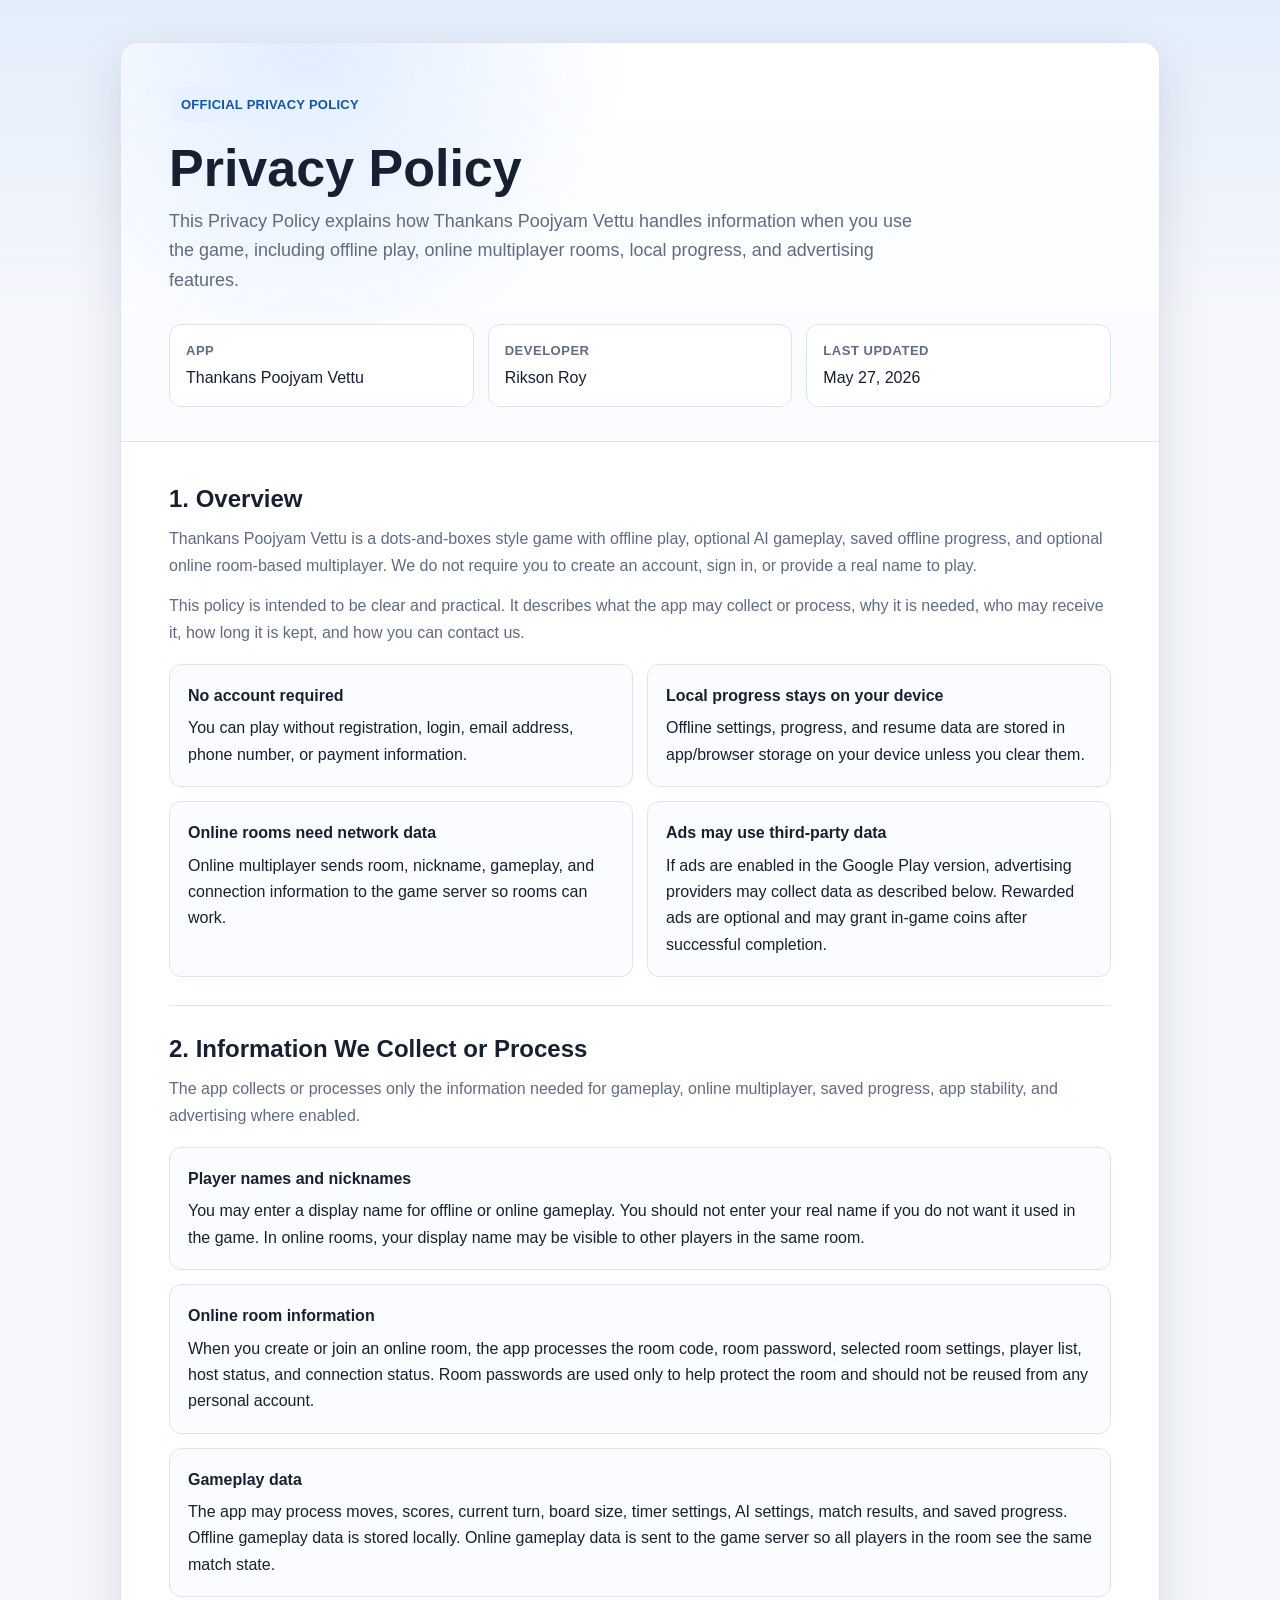
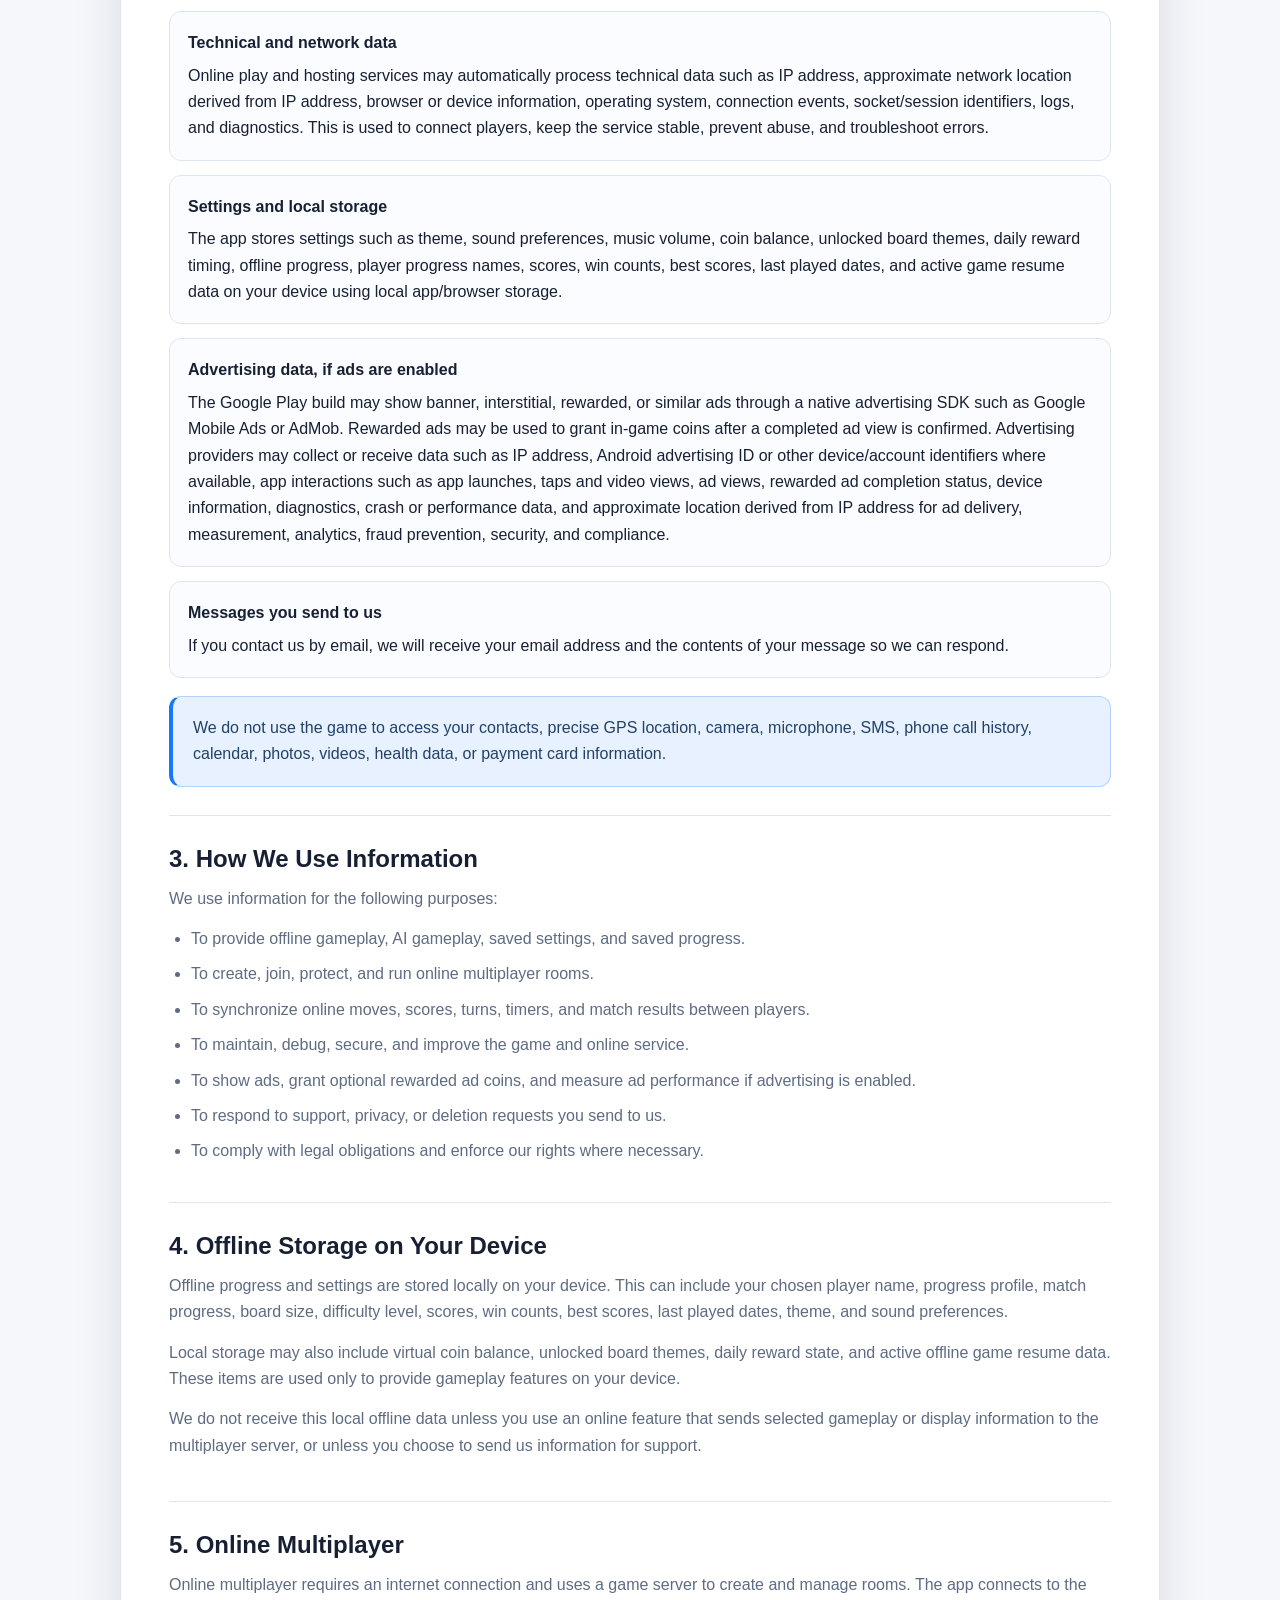
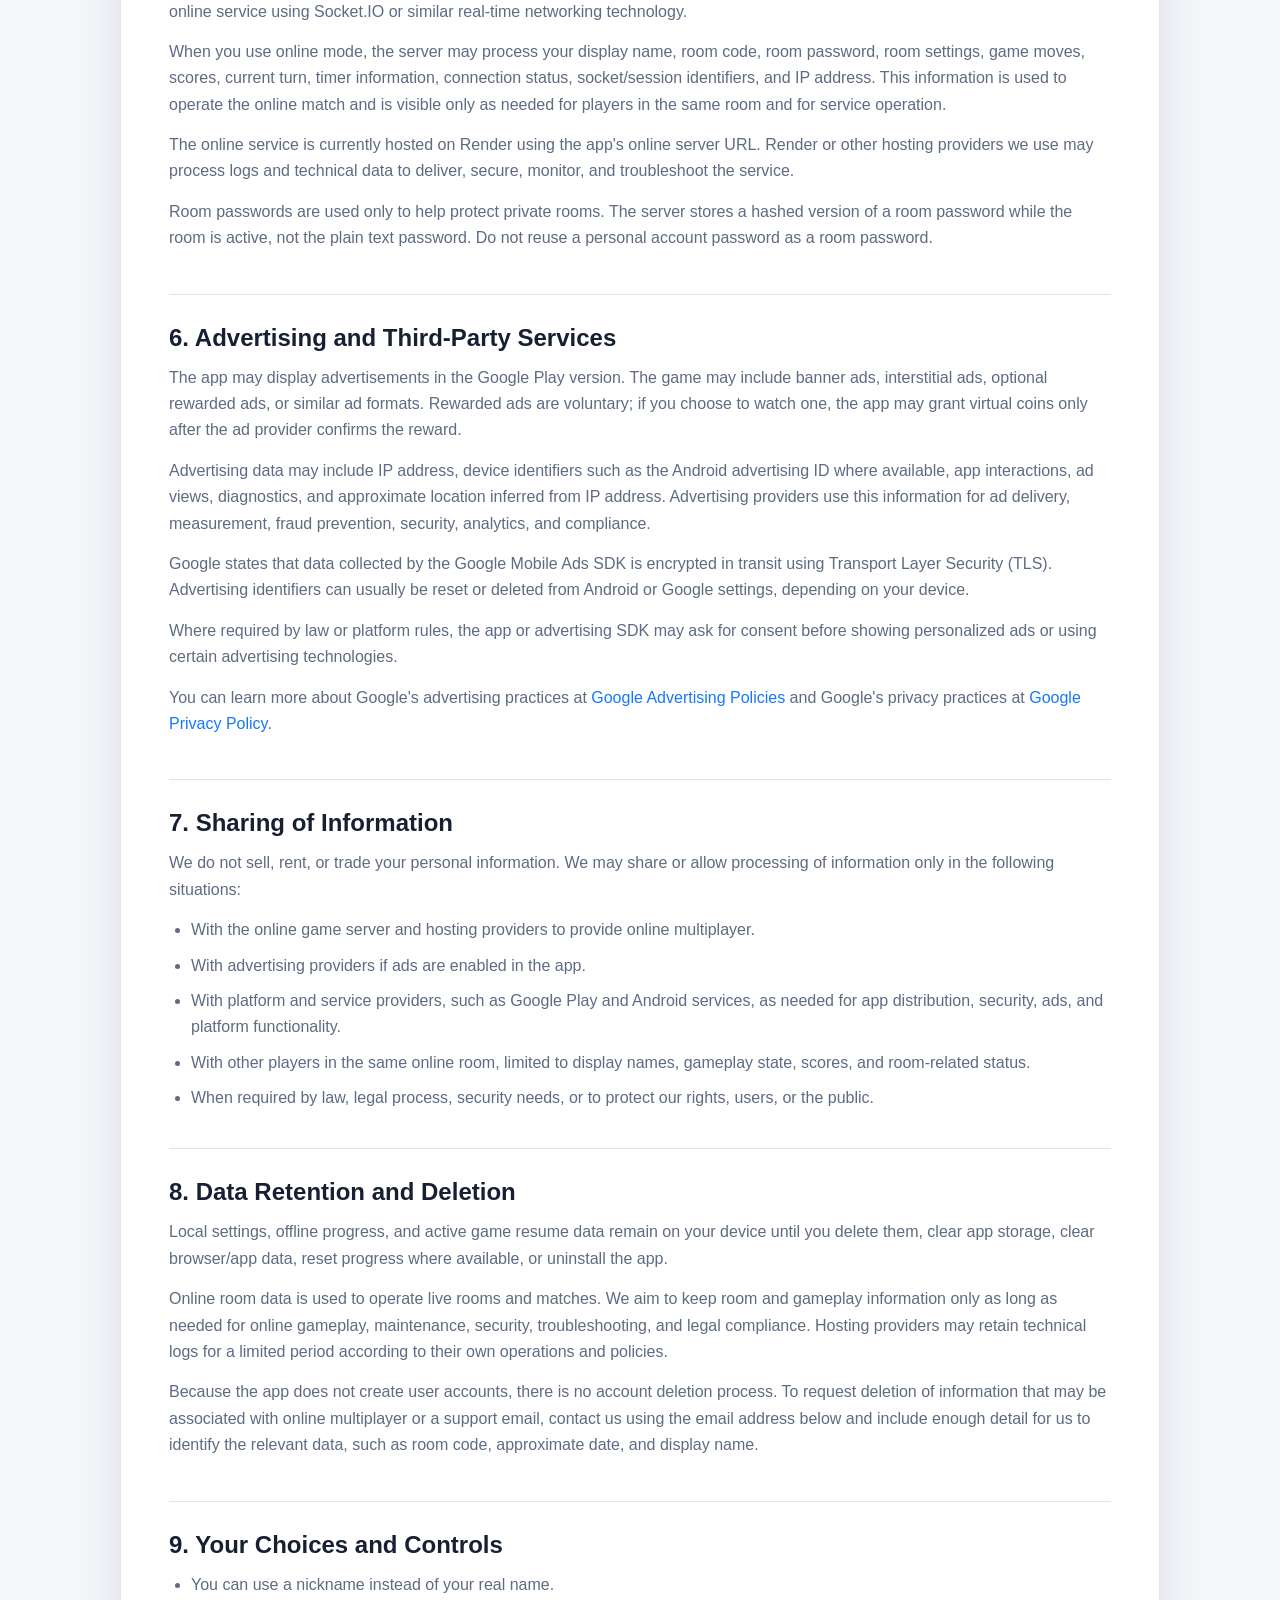
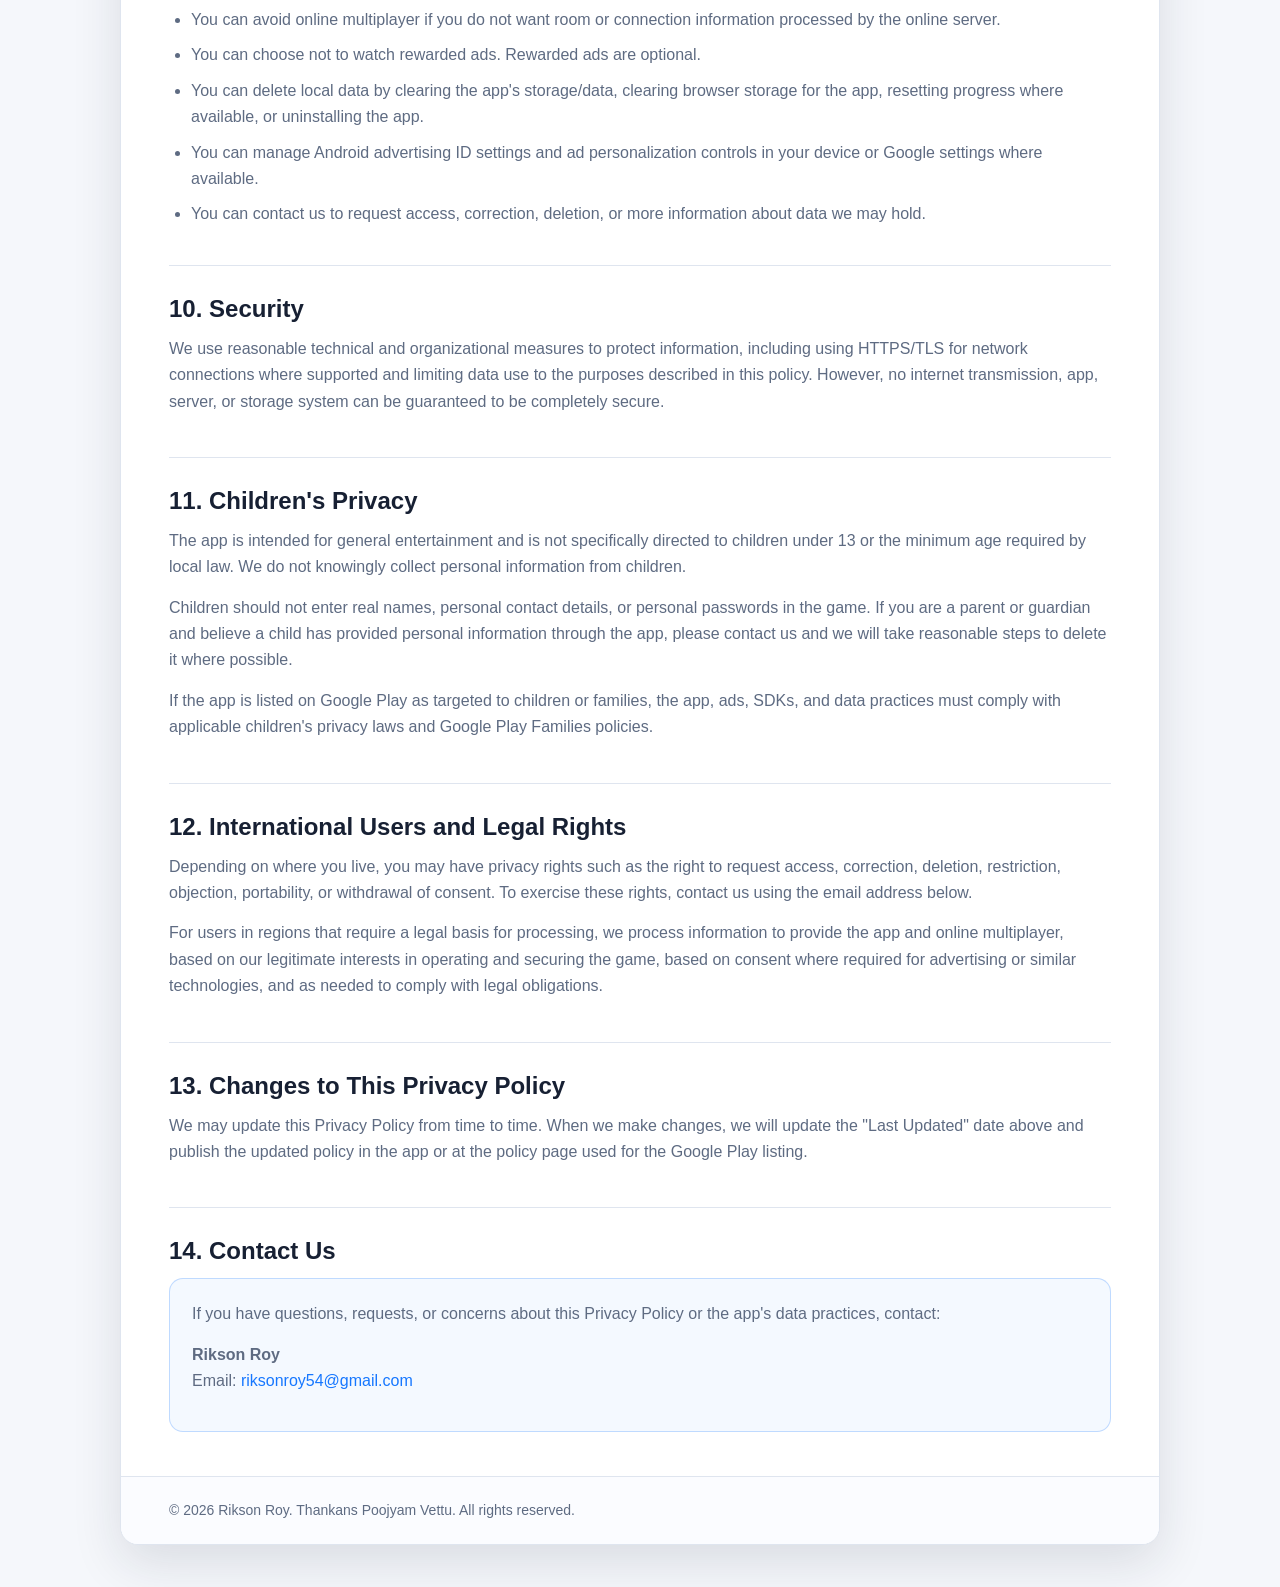
<file: Privacy-Policy.html>
<!DOCTYPE html>
<html lang="en">
<head>
  <meta charset="UTF-8" />
  <meta name="viewport" content="width=device-width, initial-scale=1.0" />
  <meta name="color-scheme" content="dark light" />
  <title>Privacy Policy | Thankans Poojyam Vettu</title>
  <style>
    :root {
      --page: #f5f7fb;
      --panel: #ffffff;
      --text: #172033;
      --muted: #5e6b82;
      --line: #dfe5ef;
      --accent: #1677ff;
      --accent-soft: #e8f1ff;
      --good: #0f8f61;
      --shadow: 0 18px 50px rgba(23, 32, 51, 0.12);
    }

    * {
      box-sizing: border-box;
    }

    body {
      margin: 0;
      font-family: Arial, Helvetica, sans-serif;
      color: var(--text);
      background:
        linear-gradient(180deg, rgba(22, 119, 255, 0.08), transparent 320px),
        var(--page);
      line-height: 1.65;
    }

    a {
      color: var(--accent);
      text-decoration: none;
    }

    a:hover,
    a:focus {
      text-decoration: underline;
    }

    .page {
      width: min(100% - 32px, 1040px);
      margin: 0 auto;
      padding: 42px 0;
    }

    .document {
      background: var(--panel);
      border: 1px solid var(--line);
      border-radius: 18px;
      box-shadow: var(--shadow);
      overflow: hidden;
    }

    header {
      padding: 44px 48px 34px;
      border-bottom: 1px solid var(--line);
      background:
        radial-gradient(circle at 18% 0%, rgba(22, 119, 255, 0.13), transparent 34%),
        linear-gradient(180deg, #ffffff, #f9fbff);
    }

    .badge {
      display: inline-flex;
      align-items: center;
      gap: 8px;
      margin-bottom: 18px;
      padding: 7px 12px;
      border-radius: 999px;
      background: var(--accent-soft);
      color: #0d55b3;
      font-size: 13px;
      font-weight: 700;
      letter-spacing: 0.02em;
      text-transform: uppercase;
    }

    h1 {
      margin: 0 0 10px;
      font-size: clamp(34px, 5vw, 52px);
      line-height: 1.08;
      letter-spacing: 0;
    }

    .subtitle {
      margin: 0;
      color: var(--muted);
      font-size: 18px;
      max-width: 760px;
    }

    .meta-grid {
      display: grid;
      grid-template-columns: repeat(3, minmax(0, 1fr));
      gap: 14px;
      margin-top: 28px;
    }

    .meta-card {
      min-height: 82px;
      padding: 15px 16px;
      border: 1px solid var(--line);
      border-radius: 12px;
      background: #ffffff;
    }

    .meta-card strong {
      display: block;
      margin-bottom: 4px;
      font-size: 13px;
      color: var(--muted);
      text-transform: uppercase;
      letter-spacing: 0.04em;
    }

    main {
      padding: 14px 48px 44px;
    }

    section {
      padding: 28px 0;
      border-bottom: 1px solid var(--line);
    }

    section:last-child {
      border-bottom: 0;
      padding-bottom: 0;
    }

    h2 {
      margin: 0 0 12px;
      font-size: 24px;
      line-height: 1.25;
    }

    h3 {
      margin: 24px 0 8px;
      font-size: 18px;
    }

    p {
      margin: 0 0 14px;
      color: var(--muted);
    }

    ul {
      margin: 10px 0 0;
      padding-left: 22px;
      color: var(--muted);
    }

    li {
      margin-bottom: 9px;
    }

    .summary {
      display: grid;
      grid-template-columns: repeat(2, minmax(0, 1fr));
      gap: 14px;
      margin-top: 18px;
    }

    .summary-item {
      padding: 18px;
      border: 1px solid var(--line);
      border-radius: 12px;
      background: #fbfcff;
    }

    .summary-item strong {
      display: block;
      margin-bottom: 6px;
      color: var(--text);
    }

    .notice {
      margin: 18px 0 0;
      padding: 18px 20px;
      border: 1px solid rgba(22, 119, 255, 0.25);
      border-left: 4px solid var(--accent);
      border-radius: 12px;
      background: var(--accent-soft);
      color: #214168;
    }

    .notice p {
      color: #214168;
      margin: 0;
    }

    .data-list {
      display: grid;
      gap: 14px;
      margin-top: 18px;
    }

    .data-item {
      padding: 18px;
      border: 1px solid var(--line);
      border-radius: 12px;
      background: #fbfcff;
    }

    .data-item strong {
      display: block;
      margin-bottom: 6px;
      color: var(--text);
    }

    .contact-box {
      padding: 22px;
      border-radius: 14px;
      background: #f4f9ff;
      border: 1px solid rgba(22, 119, 255, 0.24);
    }

    footer {
      padding: 22px 48px;
      border-top: 1px solid var(--line);
      color: var(--muted);
      background: #fbfcff;
      font-size: 14px;
    }

    @media (max-width: 760px) {
      .page {
        width: min(100% - 20px, 1040px);
        padding: 16px 0;
      }

      header,
      main,
      footer {
        padding-left: 22px;
        padding-right: 22px;
      }

      header {
        padding-top: 30px;
      }

      .meta-grid,
      .summary {
        grid-template-columns: 1fr;
      }

      .document {
        border-radius: 14px;
      }
    }

    @media print {
      body {
        background: #ffffff;
      }

      .page {
        width: 100%;
        padding: 0;
      }

      .document {
        border: 0;
        box-shadow: none;
      }

      a {
        color: #000000;
        text-decoration: underline;
      }
    }
  </style>
</head>
<body>
  <div class="page">
    <article class="document">
      <header>
        <div class="badge">Official Privacy Policy</div>
        <h1>Privacy Policy</h1>
        <p class="subtitle">
          This Privacy Policy explains how Thankans Poojyam Vettu handles information when you use the game, including offline play, online multiplayer rooms, local progress, and advertising features.
        </p>

        <div class="meta-grid" aria-label="Policy details">
          <div class="meta-card">
            <strong>App</strong>
            Thankans Poojyam Vettu
          </div>
          <div class="meta-card">
            <strong>Developer</strong>
            Rikson Roy
          </div>
          <div class="meta-card">
            <strong>Last Updated</strong>
            May 27, 2026
          </div>
        </div>
      </header>

      <main>
        <section>
          <h2>1. Overview</h2>
          <p>
            Thankans Poojyam Vettu is a dots-and-boxes style game with offline play, optional AI gameplay, saved offline progress, and optional online room-based multiplayer. We do not require you to create an account, sign in, or provide a real name to play.
          </p>
          <p>
            This policy is intended to be clear and practical. It describes what the app may collect or process, why it is needed, who may receive it, how long it is kept, and how you can contact us.
          </p>
          <div class="summary">
            <div class="summary-item">
              <strong>No account required</strong>
              You can play without registration, login, email address, phone number, or payment information.
            </div>
            <div class="summary-item">
              <strong>Local progress stays on your device</strong>
              Offline settings, progress, and resume data are stored in app/browser storage on your device unless you clear them.
            </div>
            <div class="summary-item">
              <strong>Online rooms need network data</strong>
              Online multiplayer sends room, nickname, gameplay, and connection information to the game server so rooms can work.
            </div>
            <div class="summary-item">
              <strong>Ads may use third-party data</strong>
              If ads are enabled in the Google Play version, advertising providers may collect data as described below. Rewarded ads are optional and may grant in-game coins after successful completion.
            </div>
          </div>
        </section>

        <section>
          <h2>2. Information We Collect or Process</h2>
          <p>
            The app collects or processes only the information needed for gameplay, online multiplayer, saved progress, app stability, and advertising where enabled.
          </p>

          <div class="data-list">
            <div class="data-item">
              <strong>Player names and nicknames</strong>
              You may enter a display name for offline or online gameplay. You should not enter your real name if you do not want it used in the game. In online rooms, your display name may be visible to other players in the same room.
            </div>

            <div class="data-item">
              <strong>Online room information</strong>
              When you create or join an online room, the app processes the room code, room password, selected room settings, player list, host status, and connection status. Room passwords are used only to help protect the room and should not be reused from any personal account.
            </div>

            <div class="data-item">
              <strong>Gameplay data</strong>
              The app may process moves, scores, current turn, board size, timer settings, AI settings, match results, and saved progress. Offline gameplay data is stored locally. Online gameplay data is sent to the game server so all players in the room see the same match state.
            </div>

            <div class="data-item">
              <strong>Technical and network data</strong>
              Online play and hosting services may automatically process technical data such as IP address, approximate network location derived from IP address, browser or device information, operating system, connection events, socket/session identifiers, logs, and diagnostics. This is used to connect players, keep the service stable, prevent abuse, and troubleshoot errors.
            </div>

            <div class="data-item">
              <strong>Settings and local storage</strong>
              The app stores settings such as theme, sound preferences, music volume, coin balance, unlocked board themes, daily reward timing, offline progress, player progress names, scores, win counts, best scores, last played dates, and active game resume data on your device using local app/browser storage.
            </div>

            <div class="data-item">
              <strong>Advertising data, if ads are enabled</strong>
              The Google Play build may show banner, interstitial, rewarded, or similar ads through a native advertising SDK such as Google Mobile Ads or AdMob. Rewarded ads may be used to grant in-game coins after a completed ad view is confirmed. Advertising providers may collect or receive data such as IP address, Android advertising ID or other device/account identifiers where available, app interactions such as app launches, taps and video views, ad views, rewarded ad completion status, device information, diagnostics, crash or performance data, and approximate location derived from IP address for ad delivery, measurement, analytics, fraud prevention, security, and compliance.
            </div>

            <div class="data-item">
              <strong>Messages you send to us</strong>
              If you contact us by email, we will receive your email address and the contents of your message so we can respond.
            </div>
          </div>

          <div class="notice">
            <p>
              We do not use the game to access your contacts, precise GPS location, camera, microphone, SMS, phone call history, calendar, photos, videos, health data, or payment card information.
            </p>
          </div>
        </section>

        <section>
          <h2>3. How We Use Information</h2>
          <p>We use information for the following purposes:</p>
          <ul>
            <li>To provide offline gameplay, AI gameplay, saved settings, and saved progress.</li>
            <li>To create, join, protect, and run online multiplayer rooms.</li>
            <li>To synchronize online moves, scores, turns, timers, and match results between players.</li>
            <li>To maintain, debug, secure, and improve the game and online service.</li>
            <li>To show ads, grant optional rewarded ad coins, and measure ad performance if advertising is enabled.</li>
            <li>To respond to support, privacy, or deletion requests you send to us.</li>
            <li>To comply with legal obligations and enforce our rights where necessary.</li>
          </ul>
        </section>

        <section>
          <h2>4. Offline Storage on Your Device</h2>
          <p>
            Offline progress and settings are stored locally on your device. This can include your chosen player name, progress profile, match progress, board size, difficulty level, scores, win counts, best scores, last played dates, theme, and sound preferences.
          </p>
          <p>
            Local storage may also include virtual coin balance, unlocked board themes, daily reward state, and active offline game resume data. These items are used only to provide gameplay features on your device.
          </p>
          <p>
            We do not receive this local offline data unless you use an online feature that sends selected gameplay or display information to the multiplayer server, or unless you choose to send us information for support.
          </p>
        </section>

        <section>
          <h2>5. Online Multiplayer</h2>
          <p>
            Online multiplayer requires an internet connection and uses a game server to create and manage rooms. The app connects to the online service using Socket.IO or similar real-time networking technology.
          </p>
          <p>
            When you use online mode, the server may process your display name, room code, room password, room settings, game moves, scores, current turn, timer information, connection status, socket/session identifiers, and IP address. This information is used to operate the online match and is visible only as needed for players in the same room and for service operation.
          </p>
          <p>
            The online service is currently hosted on Render using the app's online server URL. Render or other hosting providers we use may process logs and technical data to deliver, secure, monitor, and troubleshoot the service.
          </p>
          <p>
            Room passwords are used only to help protect private rooms. The server stores a hashed version of a room password while the room is active, not the plain text password. Do not reuse a personal account password as a room password.
          </p>
        </section>

        <section>
          <h2>6. Advertising and Third-Party Services</h2>
          <p>
            The app may display advertisements in the Google Play version. The game may include banner ads, interstitial ads, optional rewarded ads, or similar ad formats. Rewarded ads are voluntary; if you choose to watch one, the app may grant virtual coins only after the ad provider confirms the reward.
          </p>
          <p>
            Advertising data may include IP address, device identifiers such as the Android advertising ID where available, app interactions, ad views, diagnostics, and approximate location inferred from IP address. Advertising providers use this information for ad delivery, measurement, fraud prevention, security, analytics, and compliance.
          </p>
          <p>
            Google states that data collected by the Google Mobile Ads SDK is encrypted in transit using Transport Layer Security (TLS). Advertising identifiers can usually be reset or deleted from Android or Google settings, depending on your device.
          </p>
          <p>
            Where required by law or platform rules, the app or advertising SDK may ask for consent before showing personalized ads or using certain advertising technologies.
          </p>
          <p>
            You can learn more about Google's advertising practices at <a href="https://policies.google.com/technologies/ads" rel="noopener">Google Advertising Policies</a> and Google's privacy practices at <a href="https://policies.google.com/privacy" rel="noopener">Google Privacy Policy</a>.
          </p>
        </section>

        <section>
          <h2>7. Sharing of Information</h2>
          <p>
            We do not sell, rent, or trade your personal information. We may share or allow processing of information only in the following situations:
          </p>
          <ul>
            <li>With the online game server and hosting providers to provide online multiplayer.</li>
            <li>With advertising providers if ads are enabled in the app.</li>
            <li>With platform and service providers, such as Google Play and Android services, as needed for app distribution, security, ads, and platform functionality.</li>
            <li>With other players in the same online room, limited to display names, gameplay state, scores, and room-related status.</li>
            <li>When required by law, legal process, security needs, or to protect our rights, users, or the public.</li>
          </ul>
        </section>

        <section>
          <h2>8. Data Retention and Deletion</h2>
          <p>
            Local settings, offline progress, and active game resume data remain on your device until you delete them, clear app storage, clear browser/app data, reset progress where available, or uninstall the app.
          </p>
          <p>
            Online room data is used to operate live rooms and matches. We aim to keep room and gameplay information only as long as needed for online gameplay, maintenance, security, troubleshooting, and legal compliance. Hosting providers may retain technical logs for a limited period according to their own operations and policies.
          </p>
          <p>
            Because the app does not create user accounts, there is no account deletion process. To request deletion of information that may be associated with online multiplayer or a support email, contact us using the email address below and include enough detail for us to identify the relevant data, such as room code, approximate date, and display name.
          </p>
        </section>

        <section>
          <h2>9. Your Choices and Controls</h2>
          <ul>
            <li>You can use a nickname instead of your real name.</li>
            <li>You can avoid online multiplayer if you do not want room or connection information processed by the online server.</li>
            <li>You can choose not to watch rewarded ads. Rewarded ads are optional.</li>
            <li>You can delete local data by clearing the app's storage/data, clearing browser storage for the app, resetting progress where available, or uninstalling the app.</li>
            <li>You can manage Android advertising ID settings and ad personalization controls in your device or Google settings where available.</li>
            <li>You can contact us to request access, correction, deletion, or more information about data we may hold.</li>
          </ul>
        </section>

        <section>
          <h2>10. Security</h2>
          <p>
            We use reasonable technical and organizational measures to protect information, including using HTTPS/TLS for network connections where supported and limiting data use to the purposes described in this policy. However, no internet transmission, app, server, or storage system can be guaranteed to be completely secure.
          </p>
        </section>

        <section>
          <h2>11. Children's Privacy</h2>
          <p>
            The app is intended for general entertainment and is not specifically directed to children under 13 or the minimum age required by local law. We do not knowingly collect personal information from children.
          </p>
          <p>
            Children should not enter real names, personal contact details, or personal passwords in the game. If you are a parent or guardian and believe a child has provided personal information through the app, please contact us and we will take reasonable steps to delete it where possible.
          </p>
          <p>
            If the app is listed on Google Play as targeted to children or families, the app, ads, SDKs, and data practices must comply with applicable children's privacy laws and Google Play Families policies.
          </p>
        </section>

        <section>
          <h2>12. International Users and Legal Rights</h2>
          <p>
            Depending on where you live, you may have privacy rights such as the right to request access, correction, deletion, restriction, objection, portability, or withdrawal of consent. To exercise these rights, contact us using the email address below.
          </p>
          <p>
            For users in regions that require a legal basis for processing, we process information to provide the app and online multiplayer, based on our legitimate interests in operating and securing the game, based on consent where required for advertising or similar technologies, and as needed to comply with legal obligations.
          </p>
        </section>

        <section>
          <h2>13. Changes to This Privacy Policy</h2>
          <p>
            We may update this Privacy Policy from time to time. When we make changes, we will update the "Last Updated" date above and publish the updated policy in the app or at the policy page used for the Google Play listing.
          </p>
        </section>

        <section>
          <h2>14. Contact Us</h2>
          <div class="contact-box">
            <p>
              If you have questions, requests, or concerns about this Privacy Policy or the app's data practices, contact:
            </p>
            <p>
              <strong>Rikson Roy</strong><br />
              Email: <a href="mailto:riksonroy54@gmail.com">riksonroy54@gmail.com</a>
            </p>
          </div>
        </section>
      </main>

      <footer>
        &copy; 2026 Rikson Roy. Thankans Poojyam Vettu. All rights reserved.
      </footer>
    </article>
  </div>
</body>
</html>
</file>
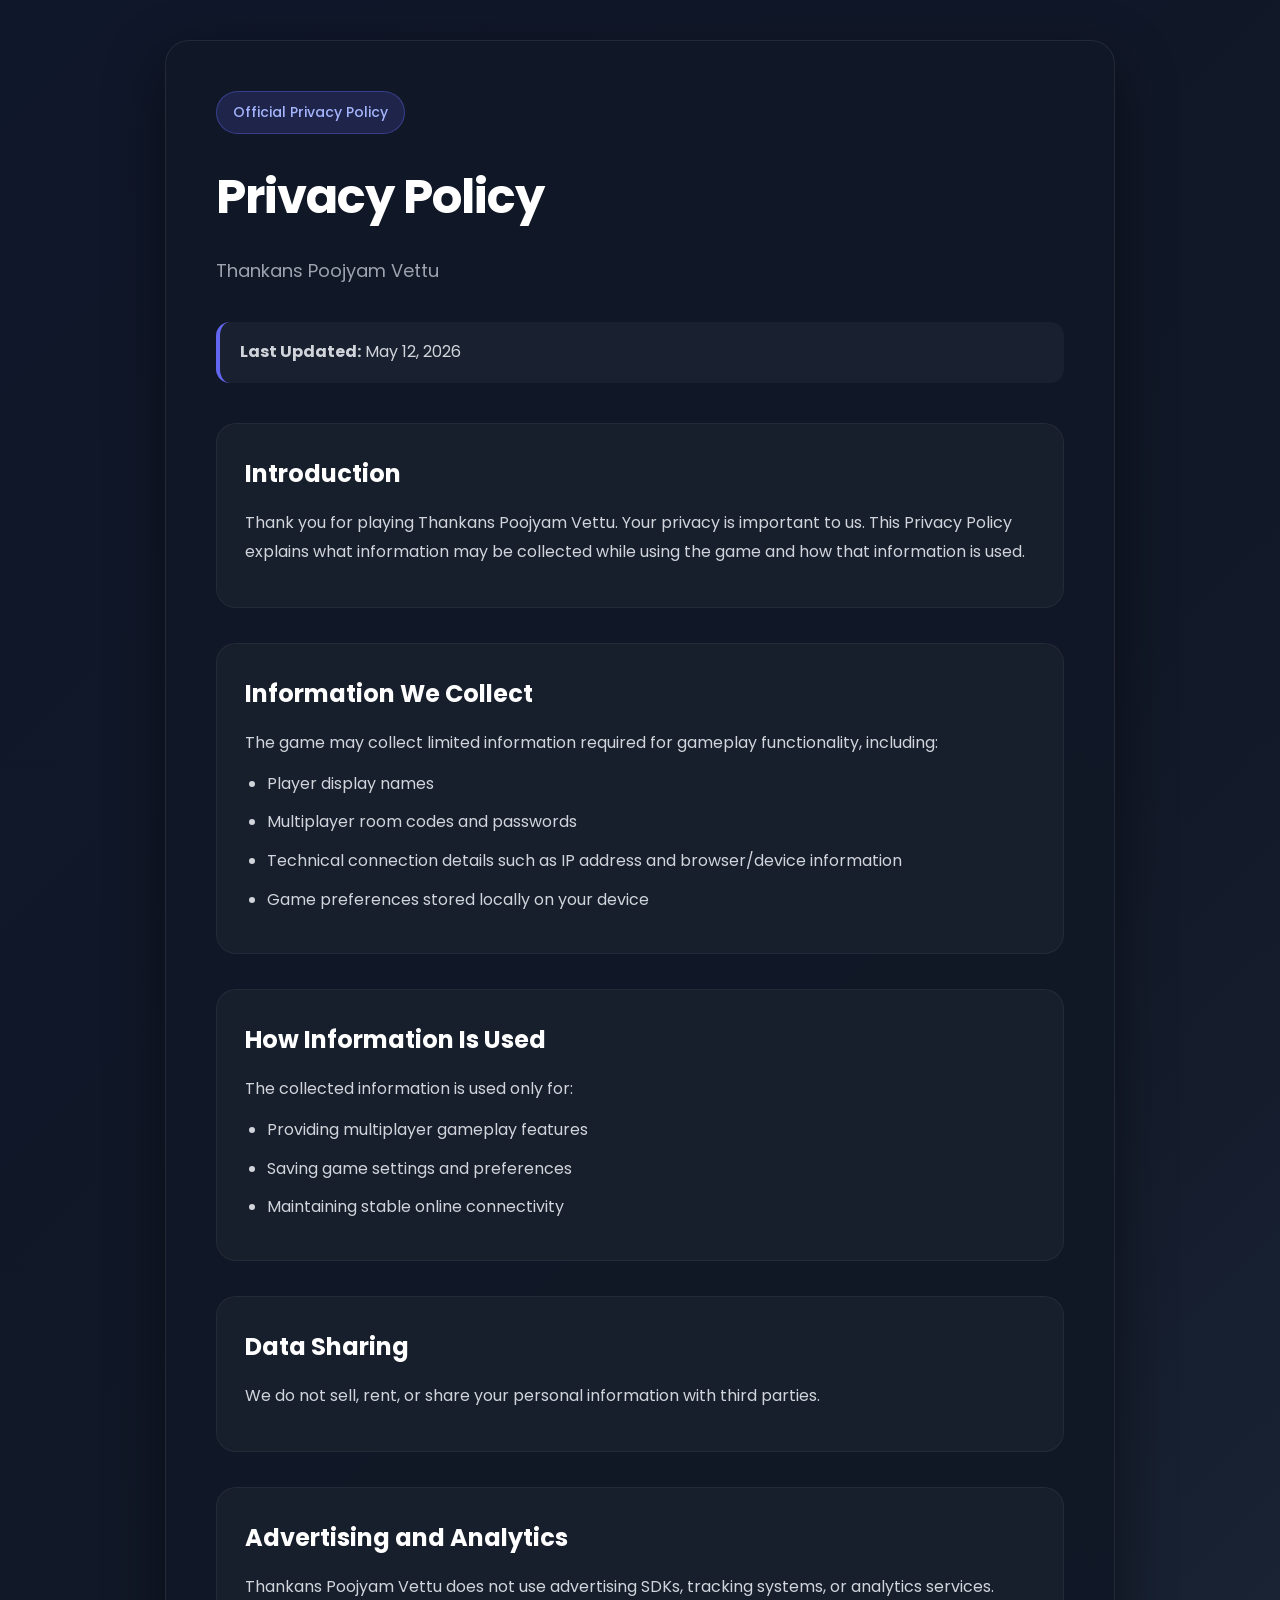
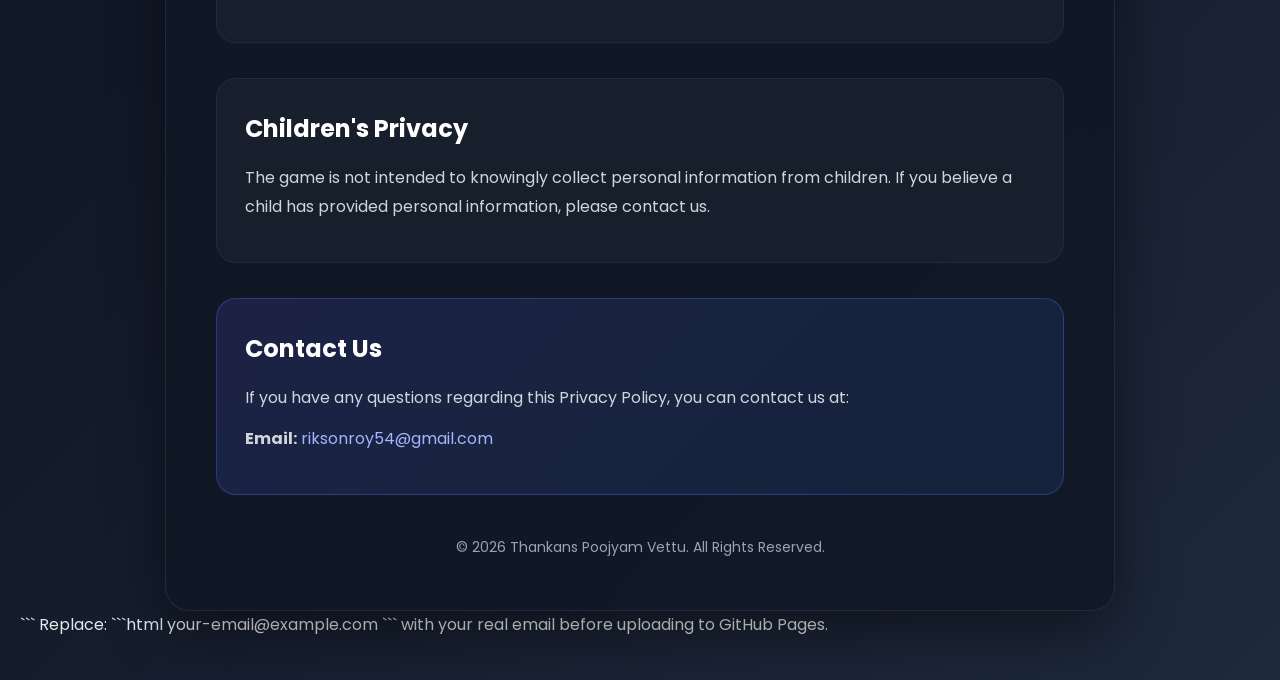
<file: Privacy.html>
<!DOCTYPE html>
<html lang="en">
<head>
  <meta charset="UTF-8" />
  <meta name="viewport" content="width=device-width, initial-scale=1.0" />
  <title>Privacy Policy | Thankans Poojyam Vettu</title>

  <link rel="preconnect" href="https://fonts.googleapis.com">
  <link rel="preconnect" href="https://fonts.gstatic.com" crossorigin>
  <link href="https://fonts.googleapis.com/css2?family=Poppins:wght@300;400;500;600;700&display=swap" rel="stylesheet">

  <style>
    * {
      margin: 0;
      padding: 0;
      box-sizing: border-box;
    }

    body {
      font-family: 'Poppins', sans-serif;
      background: linear-gradient(135deg, #0f172a, #111827, #1e293b);
      color: #e5e7eb;
      min-height: 100vh;
      padding: 40px 20px;
      line-height: 1.8;
    }

    .container {
      max-width: 950px;
      margin: auto;
      background: rgba(17, 24, 39, 0.92);
      border: 1px solid rgba(255,255,255,0.08);
      border-radius: 24px;
      padding: 50px;
      box-shadow: 0 20px 60px rgba(0,0,0,0.45);
      backdrop-filter: blur(12px);
    }

    .top-badge {
      display: inline-block;
      background: rgba(99, 102, 241, 0.18);
      color: #a5b4fc;
      border: 1px solid rgba(99, 102, 241, 0.4);
      padding: 8px 16px;
      border-radius: 999px;
      font-size: 14px;
      margin-bottom: 20px;
      font-weight: 500;
    }

    h1 {
      font-size: 48px;
      font-weight: 700;
      margin-bottom: 14px;
      color: white;
      letter-spacing: -1px;
    }

    .subtitle {
      color: #9ca3af;
      font-size: 18px;
      margin-bottom: 35px;
    }

    .updated {
      background: rgba(255,255,255,0.04);
      border-left: 4px solid #6366f1;
      padding: 16px 20px;
      border-radius: 14px;
      margin-bottom: 40px;
      color: #d1d5db;
    }

    section {
      margin-bottom: 35px;
      padding: 28px;
      border-radius: 20px;
      background: rgba(255,255,255,0.03);
      border: 1px solid rgba(255,255,255,0.05);
      transition: 0.3s ease;
    }

    section:hover {
      transform: translateY(-2px);
      border-color: rgba(99,102,241,0.4);
    }

    h2 {
      font-size: 24px;
      margin-bottom: 14px;
      color: white;
    }

    p {
      color: #d1d5db;
      margin-bottom: 12px;
    }

    ul {
      padding-left: 22px;
      margin-top: 12px;
    }

    li {
      margin-bottom: 10px;
      color: #d1d5db;
    }

    .footer {
      margin-top: 40px;
      text-align: center;
      color: #9ca3af;
      font-size: 14px;
    }

    .contact-box {
      background: linear-gradient(135deg, rgba(99,102,241,0.15), rgba(59,130,246,0.1));
      border: 1px solid rgba(99,102,241,0.35);
    }

    a {
      color: #a5b4fc;
      text-decoration: none;
    }

    a:hover {
      text-decoration: underline;
    }

    @media (max-width: 768px) {
      .container {
        padding: 28px;
      }

      h1 {
        font-size: 34px;
      }

      section {
        padding: 22px;
      }
    }
  </style>
</head>
<body>

  <div class="container">

    <div class="top-badge">Official Privacy Policy</div>

    <h1>Privacy Policy</h1>

    <p class="subtitle">
      Thankans Poojyam Vettu
    </p>

    <div class="updated">
      <strong>Last Updated:</strong> May 12, 2026
    </div>

    <section>
      <h2>Introduction</h2>
      <p>
        Thank you for playing Thankans Poojyam Vettu. Your privacy is important to us.
        This Privacy Policy explains what information may be collected while using the game
        and how that information is used.
      </p>
    </section>

    <section>
      <h2>Information We Collect</h2>
      <p>
        The game may collect limited information required for gameplay functionality,
        including:
      </p>

      <ul>
        <li>Player display names</li>
        <li>Multiplayer room codes and passwords</li>
        <li>Technical connection details such as IP address and browser/device information</li>
        <li>Game preferences stored locally on your device</li>
      </ul>
    </section>

    <section>
      <h2>How Information Is Used</h2>
      <p>
        The collected information is used only for:
      </p>

      <ul>
        <li>Providing multiplayer gameplay features</li>
        <li>Saving game settings and preferences</li>
        <li>Maintaining stable online connectivity</li>
      </ul>
    </section>

    <section>
      <h2>Data Sharing</h2>
      <p>
        We do not sell, rent, or share your personal information with third parties.
      </p>
    </section>

    <section>
      <h2>Advertising and Analytics</h2>
      <p>
        Thankans Poojyam Vettu does not use advertising SDKs, tracking systems,
        or analytics services.
      </p>
    </section>

    <section>
      <h2>Children's Privacy</h2>
      <p>
        The game is not intended to knowingly collect personal information from children.
        If you believe a child has provided personal information, please contact us.
      </p>
    </section>

    <section class="contact-box">
      <h2>Contact Us</h2>
      <p>
        If you have any questions regarding this Privacy Policy, you can contact us at:
      </p>

      <p>
        <strong>Email:</strong>
        <a href="mailto:riksonroy54@gmail.com.com">riksonroy54@gmail.com</a>
      </p>
    </section>

    <div class="footer">
      © 2026 Thankans Poojyam Vettu. All Rights Reserved.
    </div>

  </div>

</body>
</html>
```

Replace:

```html
your-email@example.com
```

with your real email before uploading to GitHub Pages.
</file>
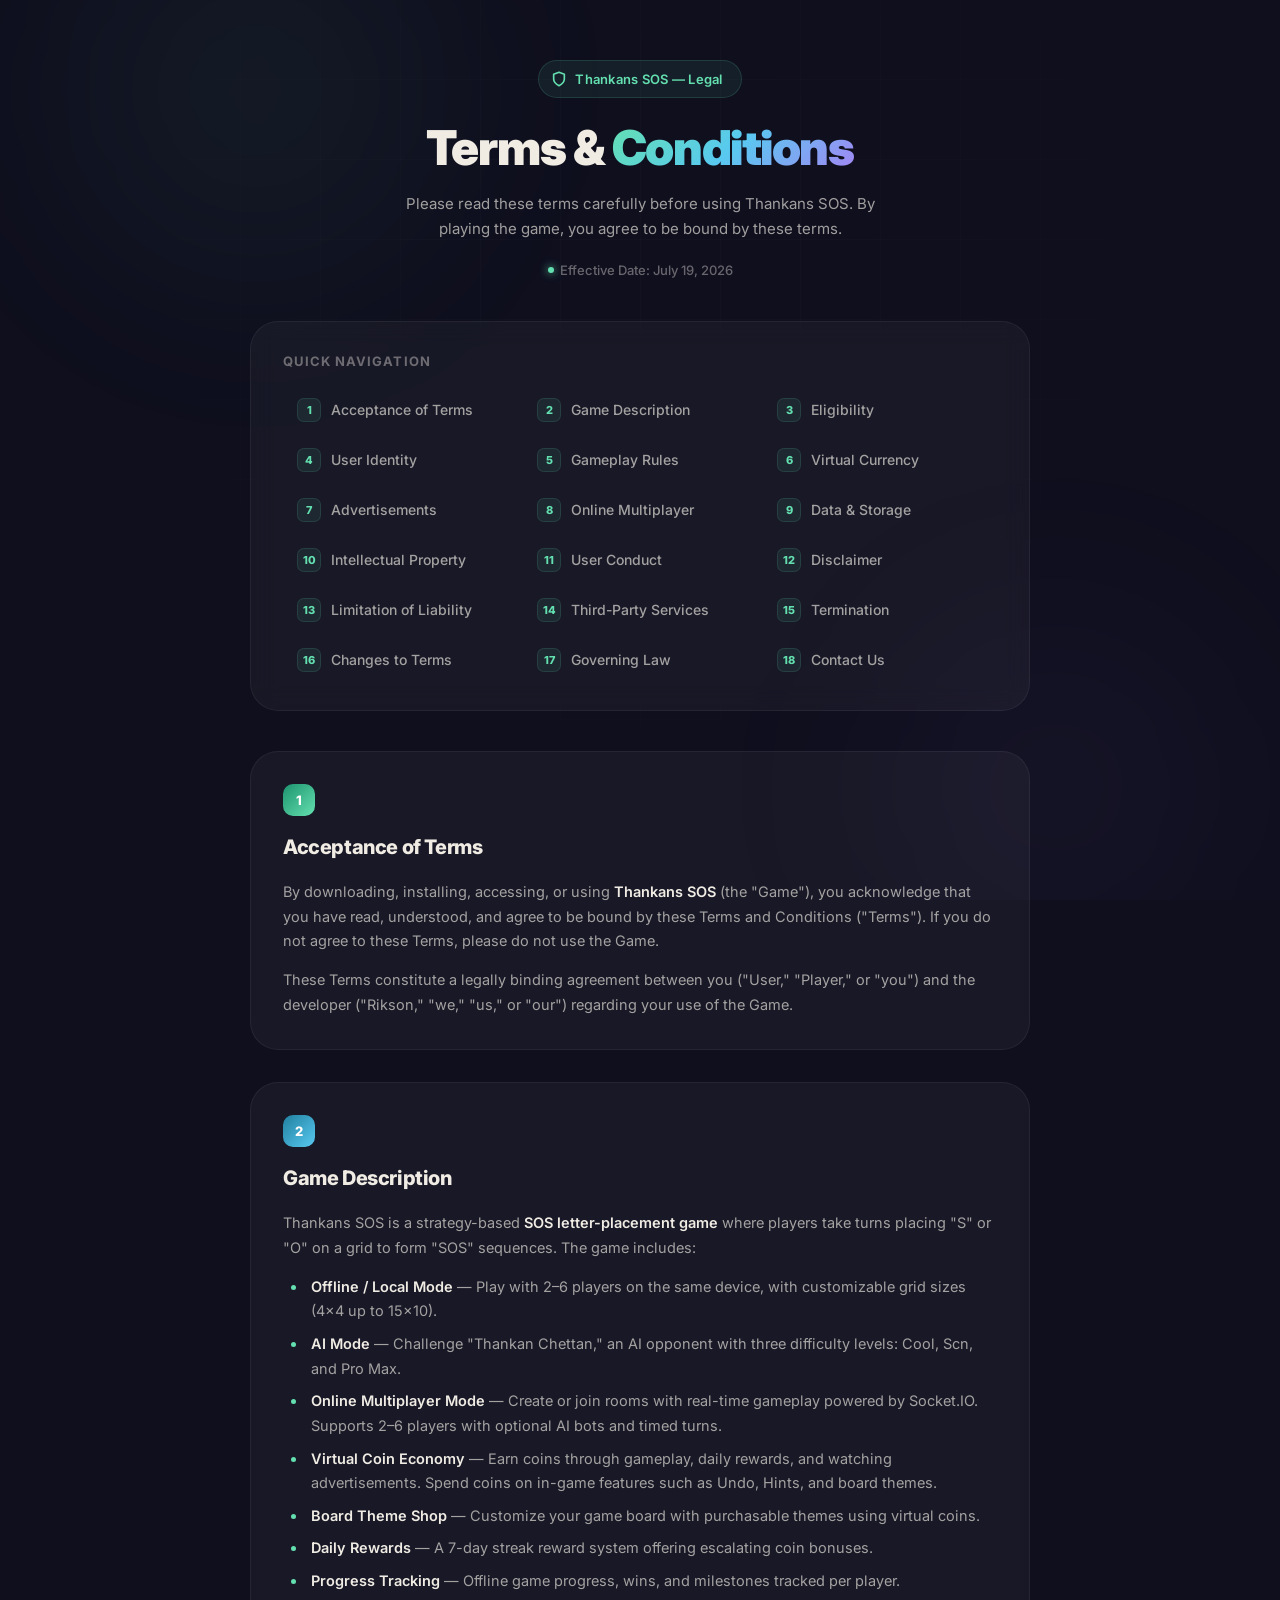
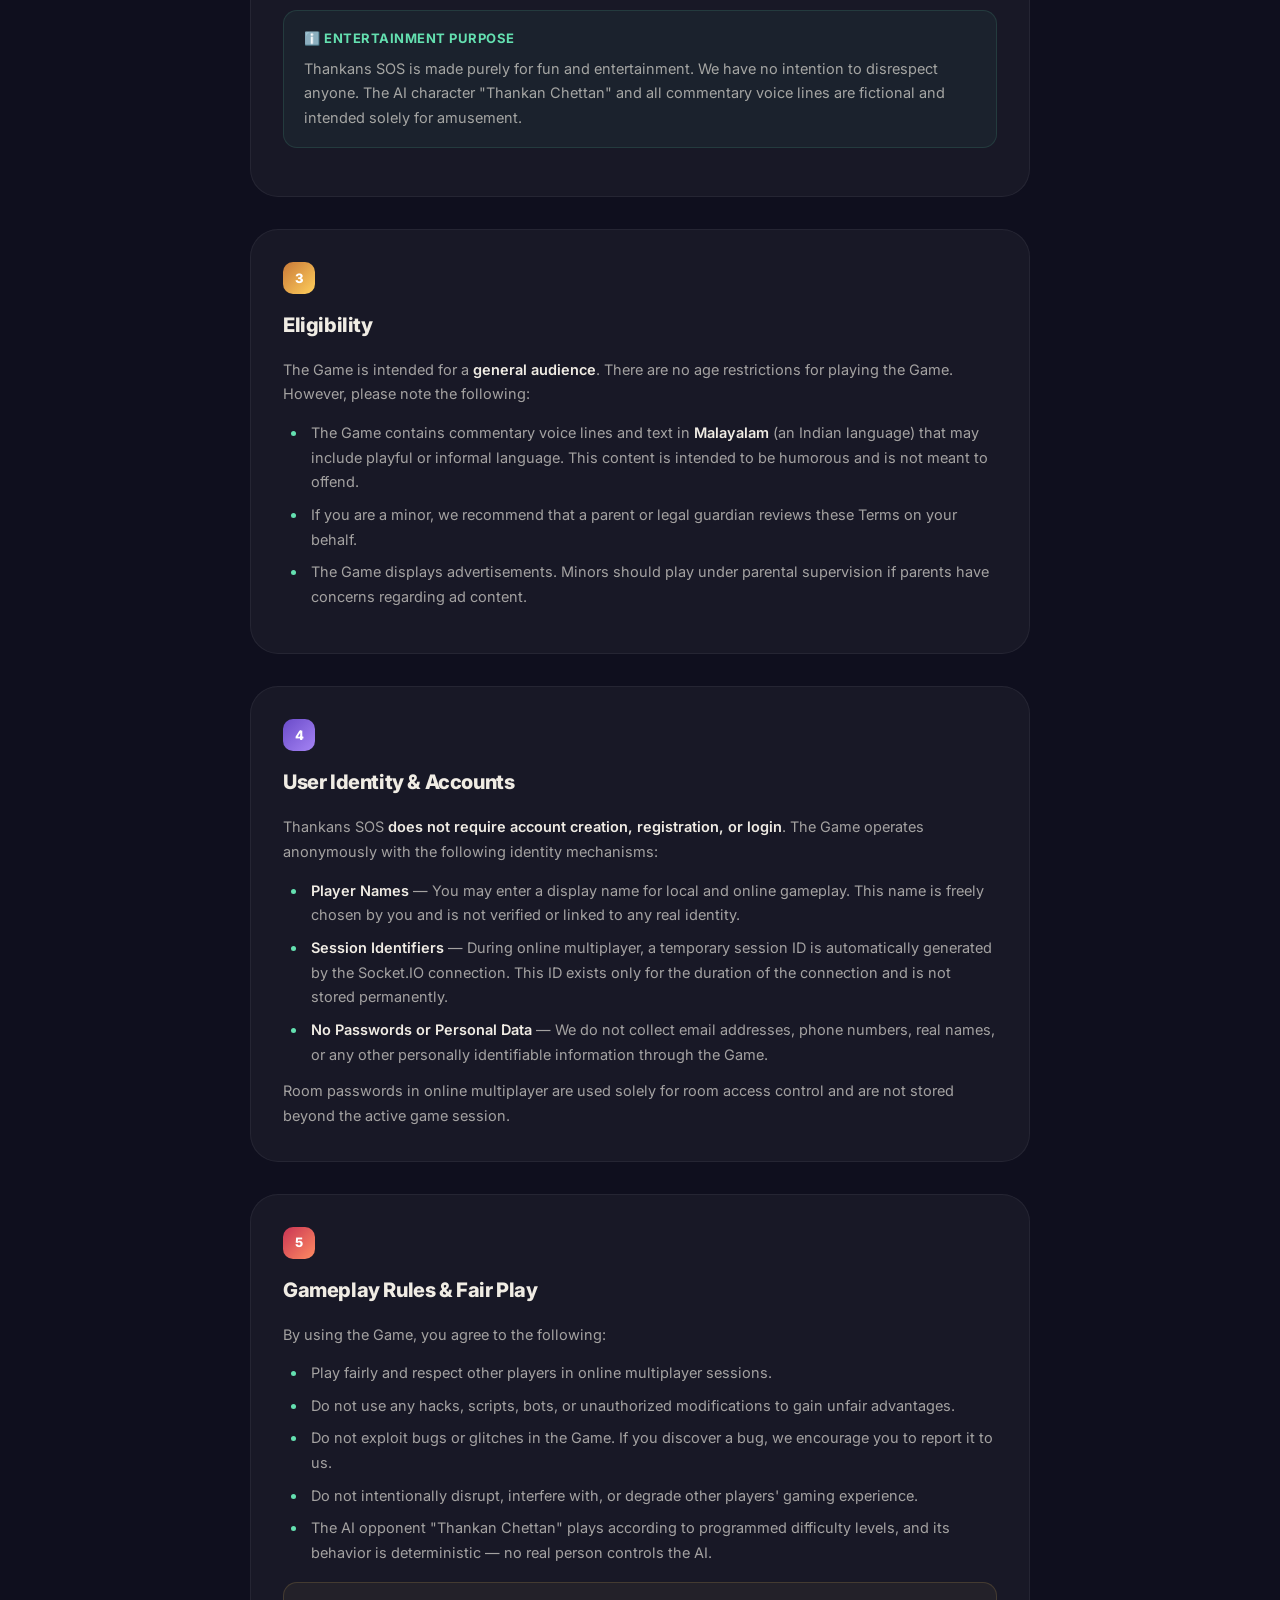
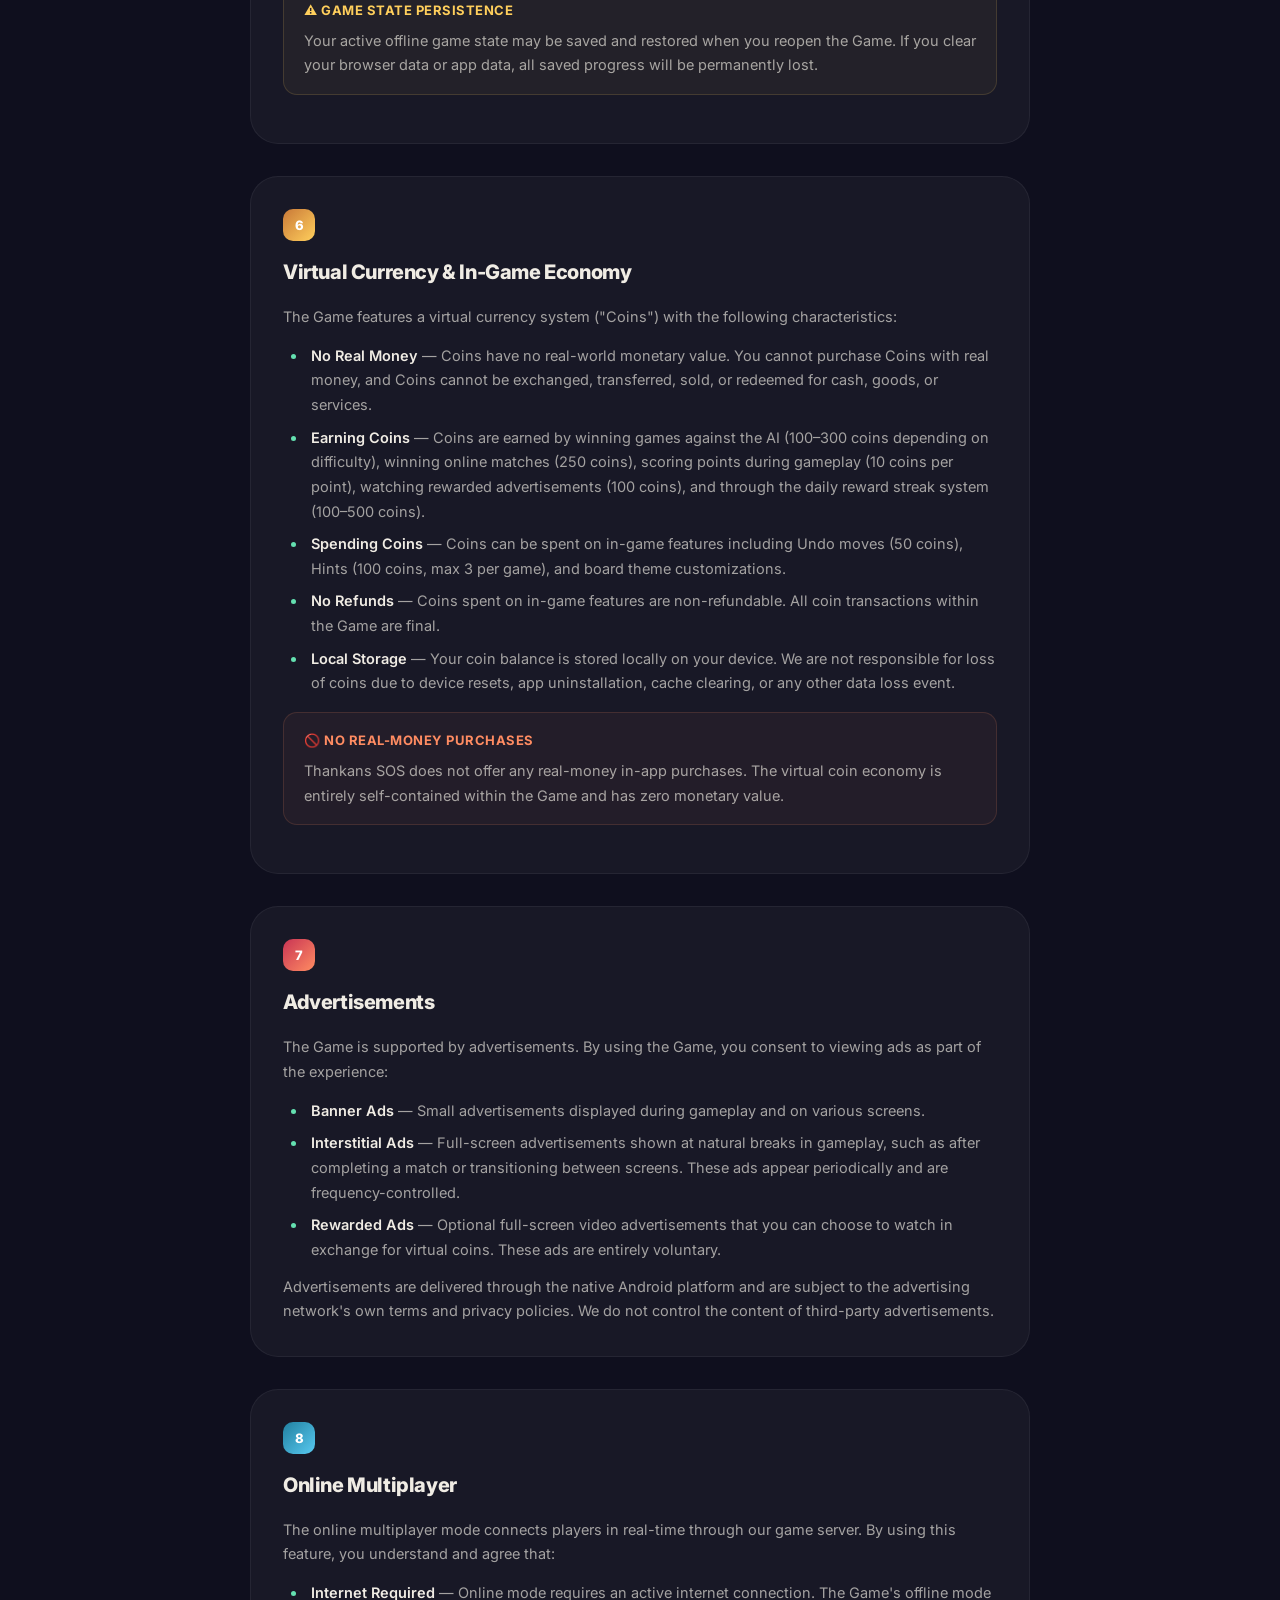
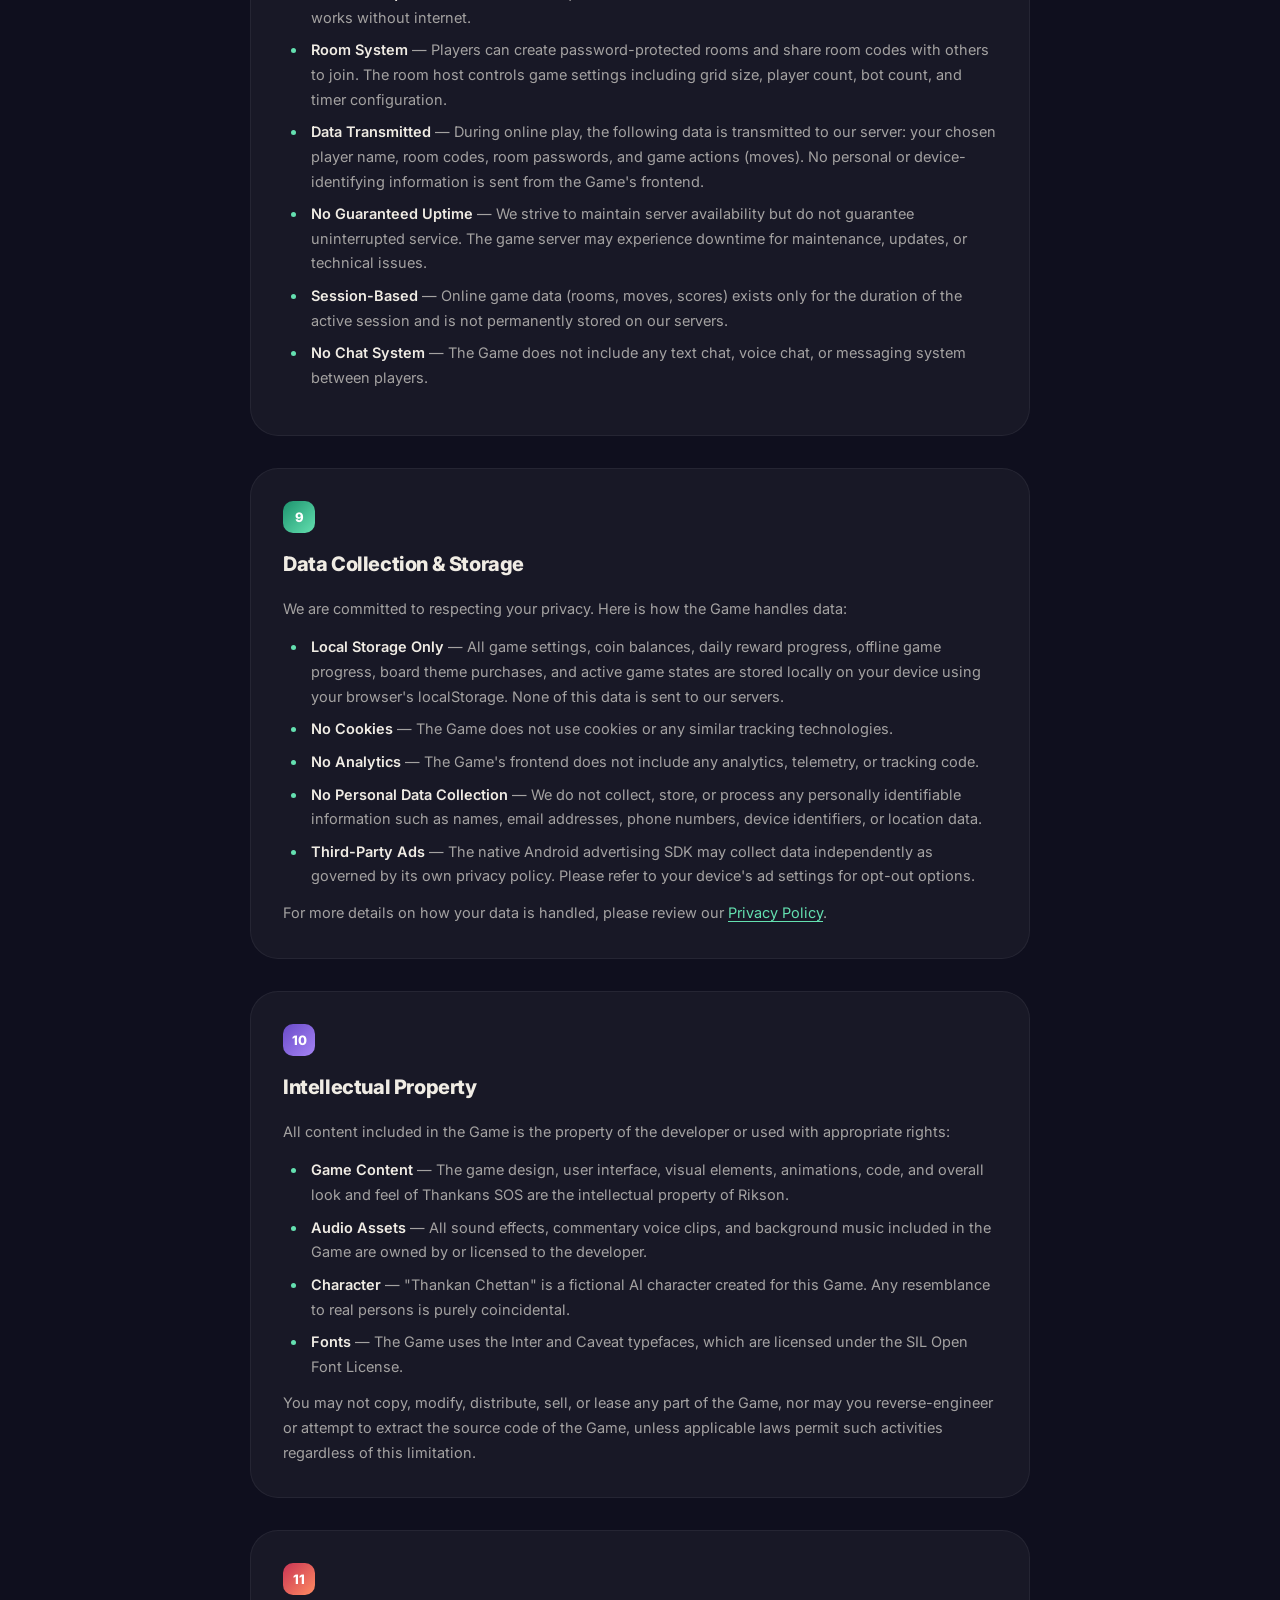
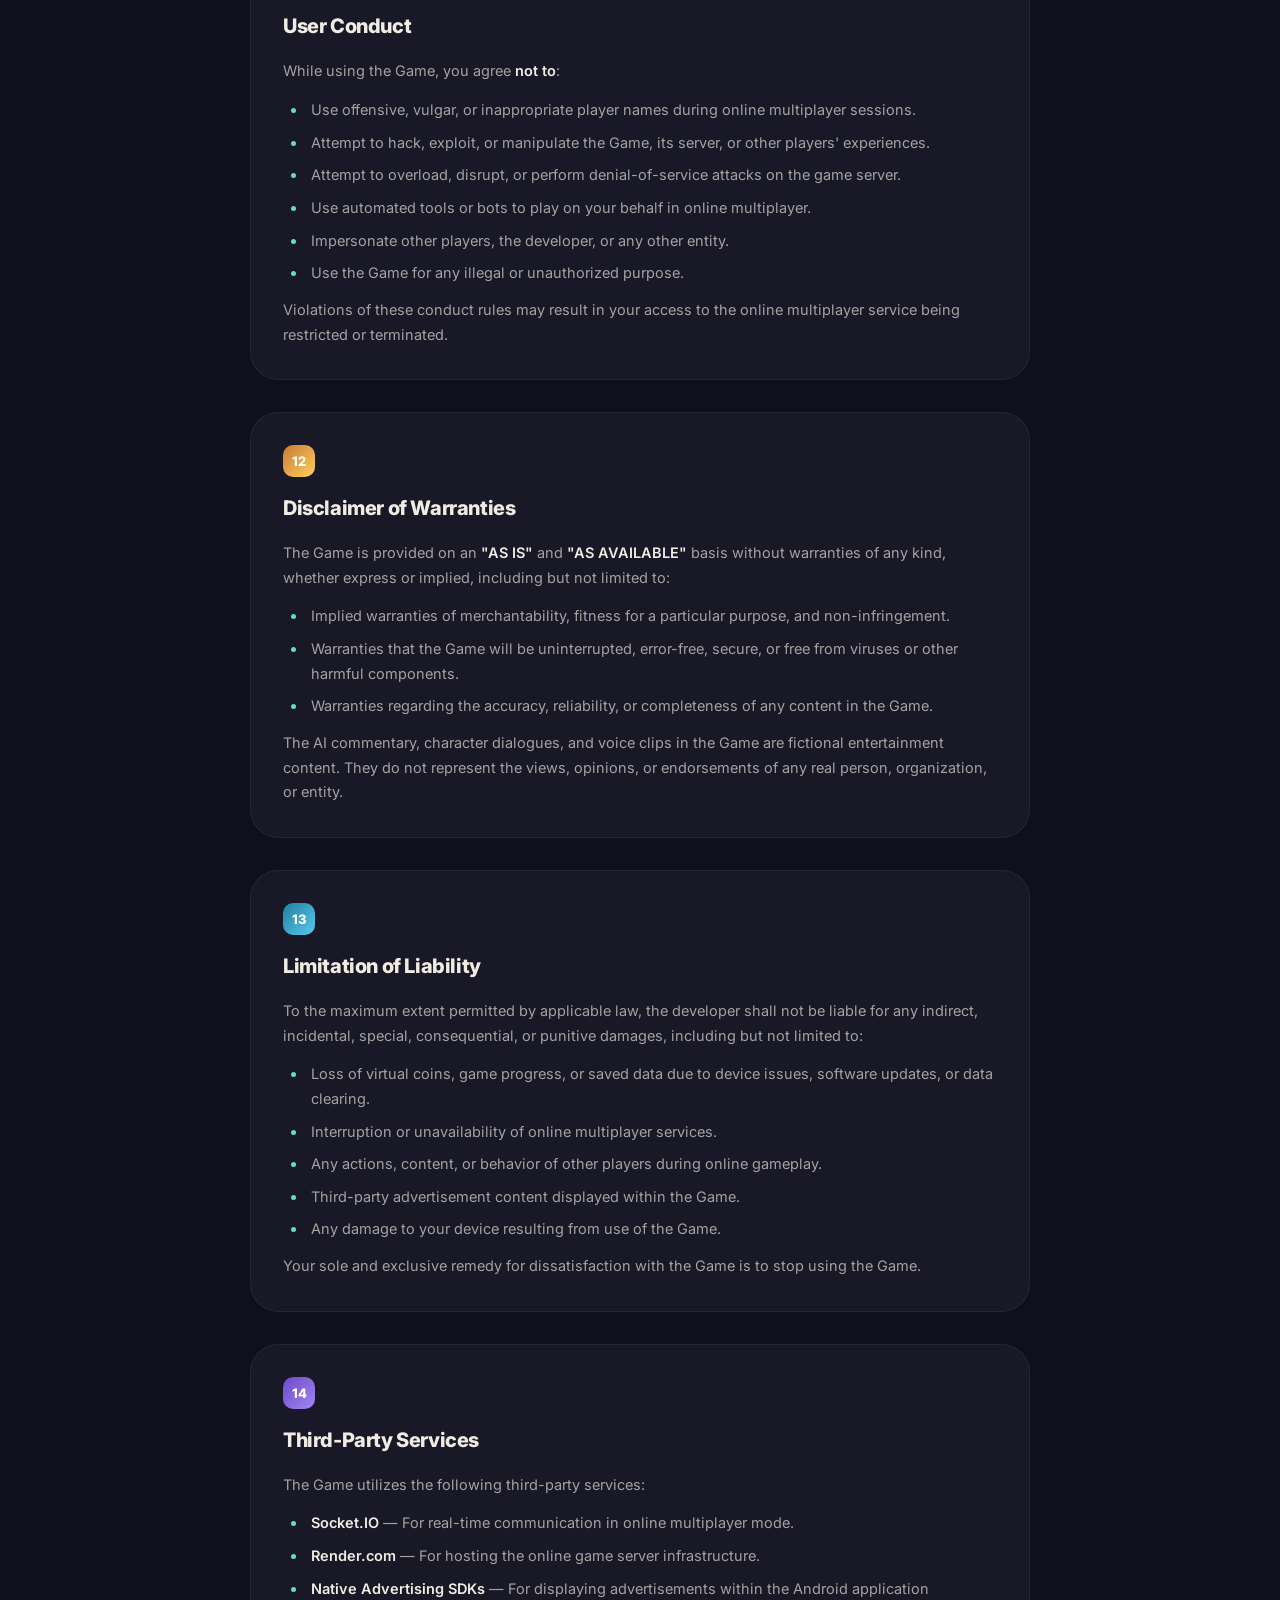
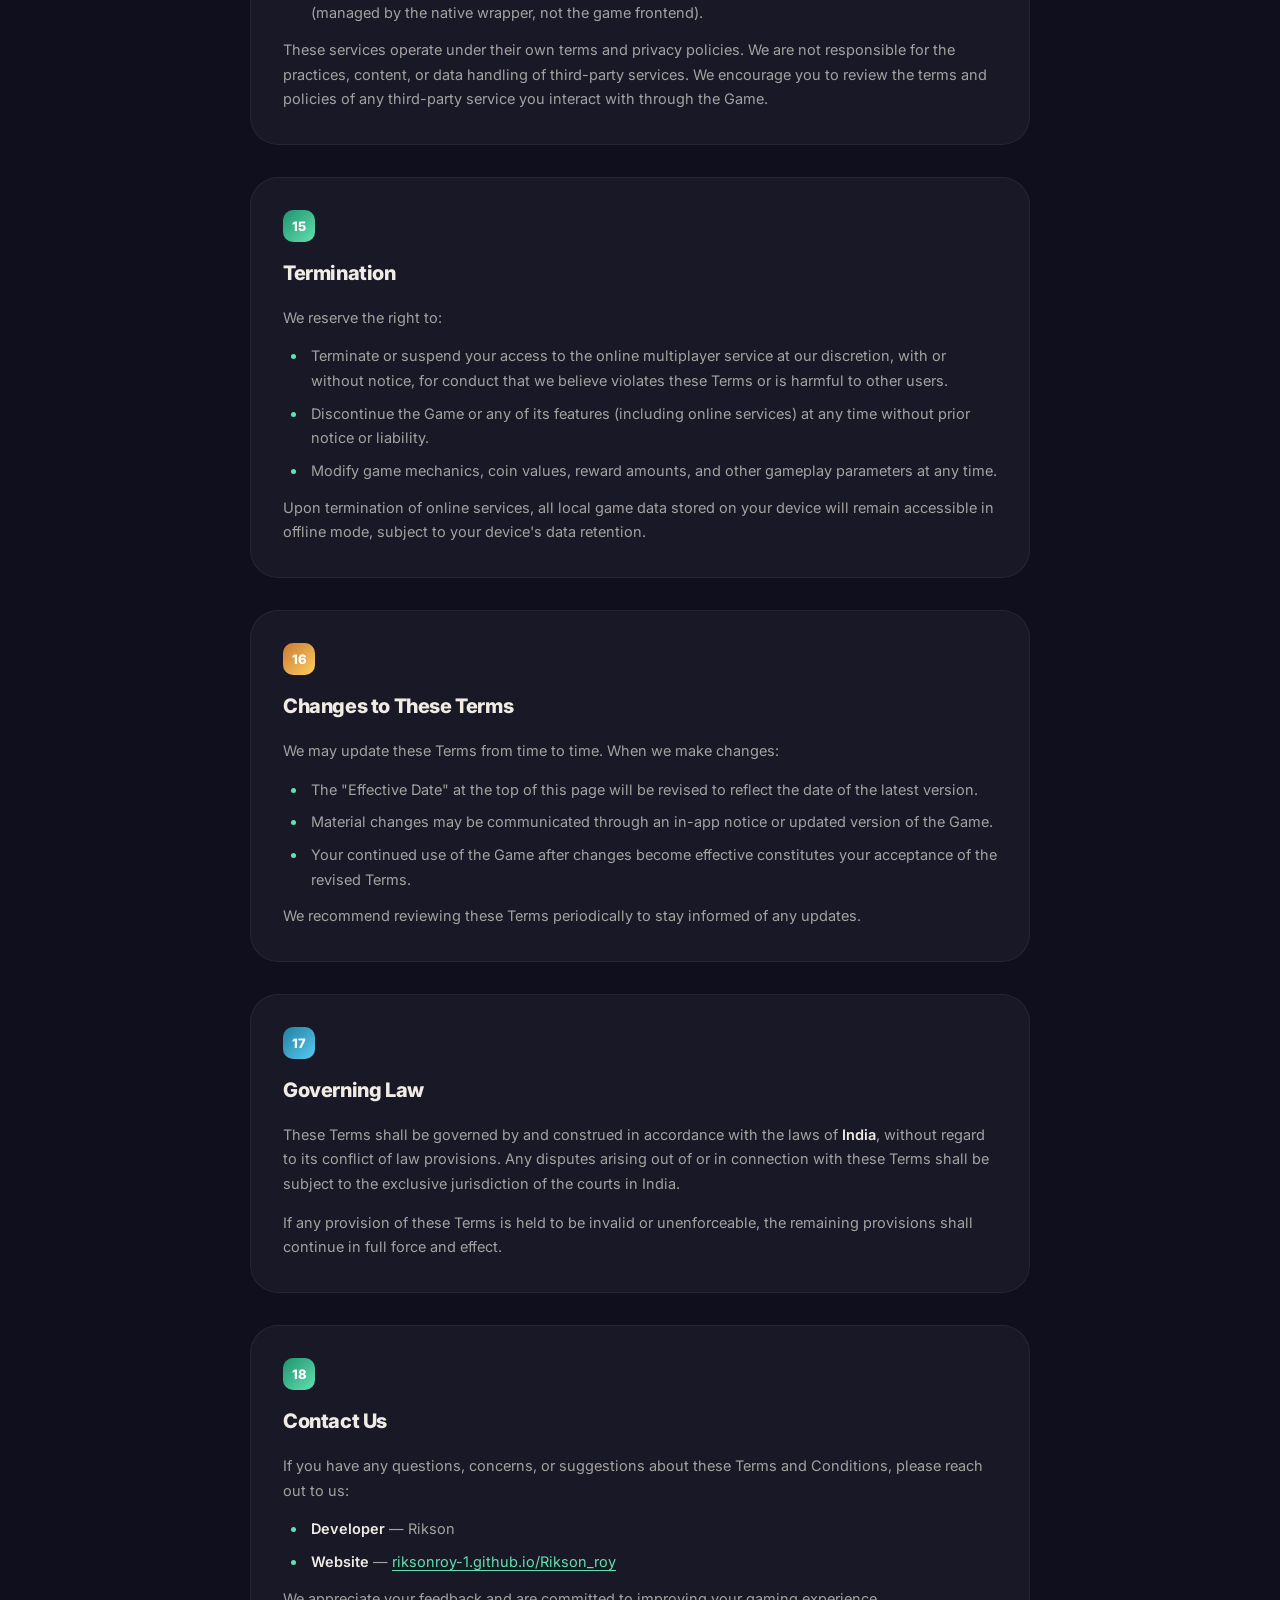
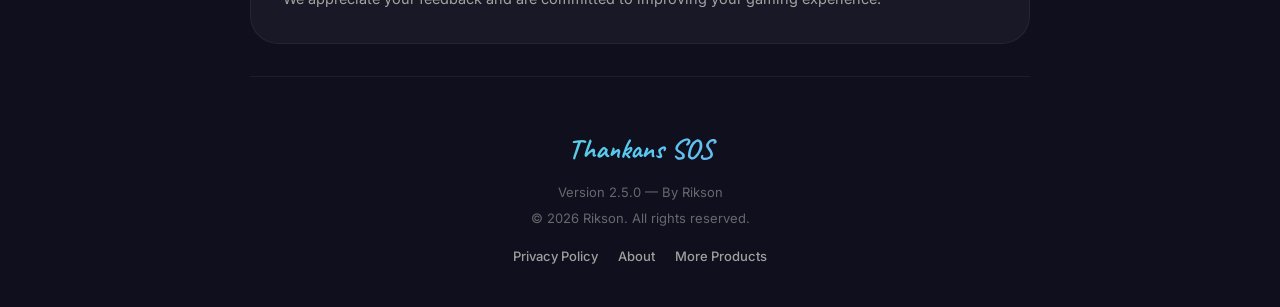
<file: Terms-and-Condition of SOS.html>
<!DOCTYPE html>
<html lang="en">
<head>
    <meta charset="UTF-8">
    <meta name="viewport" content="width=device-width, initial-scale=1.0, minimum-scale=1.0, maximum-scale=1.0, user-scalable=no, viewport-fit=cover">
    <meta name="color-scheme" content="dark">
    <meta name="theme-color" content="#1a1a2e">
    <meta name="description" content="Terms and Conditions for Thankans SOS - A fun multiplayer SOS strategy game by Rikson.">
    <title>Terms & Conditions — Thankans SOS</title>
    <style>
        @import url('https://fonts.googleapis.com/css2?family=Inter:wght@400;500;600;700;800;900&family=Caveat:wght@700&display=swap');

        :root {
            --bg-primary: #0f0f1e;
            --bg-secondary: #161630;
            --bg-card: rgba(255, 255, 255, 0.04);
            --bg-card-hover: rgba(255, 255, 255, 0.07);
            --border-subtle: rgba(255, 255, 255, 0.06);
            --border-accent: rgba(100, 224, 176, 0.2);
            --text-primary: #f0ece4;
            --text-secondary: rgba(240, 236, 228, 0.65);
            --text-muted: rgba(240, 236, 228, 0.4);
            --accent-green: #64e0b0;
            --accent-gold: #ffcf5c;
            --accent-coral: #ff8c62;
            --accent-blue: #58c9f0;
            --accent-purple: #a584f4;
            --gradient-brand: linear-gradient(135deg, #64e0b0, #58c9f0, #a584f4);
            --gradient-warm: linear-gradient(135deg, #ff8c62, #ffcf5c);
            --shadow-glow: 0 0 60px rgba(100, 224, 176, 0.08);
            --radius-sm: 8px;
            --radius-md: 14px;
            --radius-lg: 20px;
            --radius-xl: 28px;
        }

        *, *::before, *::after {
            box-sizing: border-box;
            margin: 0;
            padding: 0;
        }

        html {
            scroll-behavior: smooth;
            -webkit-text-size-adjust: 100%;
        }

        body {
            font-family: 'Inter', -apple-system, 'Segoe UI', sans-serif;
            background: var(--bg-primary);
            color: var(--text-primary);
            line-height: 1.7;
            min-height: 100vh;
            overflow-x: hidden;
            -webkit-font-smoothing: antialiased;
        }

        /* === BACKGROUND EFFECTS === */
        .bg-effects {
            position: fixed;
            inset: 0;
            pointer-events: none;
            z-index: 0;
            overflow: hidden;
        }

        .bg-effects::before {
            content: "";
            position: absolute;
            top: -20%;
            left: -10%;
            width: 60%;
            height: 60%;
            border-radius: 50%;
            background: radial-gradient(circle, rgba(100, 224, 176, 0.07), transparent 60%);
            filter: blur(80px);
            animation: floatOrb1 20s ease-in-out infinite;
        }

        .bg-effects::after {
            content: "";
            position: absolute;
            bottom: -15%;
            right: -10%;
            width: 55%;
            height: 55%;
            border-radius: 50%;
            background: radial-gradient(circle, rgba(165, 132, 244, 0.06), transparent 60%);
            filter: blur(80px);
            animation: floatOrb2 25s ease-in-out infinite;
        }

        .bg-grid {
            position: fixed;
            inset: 0;
            pointer-events: none;
            z-index: 0;
            background:
                linear-gradient(90deg, rgba(255,255,255,0.015) 1px, transparent 1px) 0 0 / 80px 80px,
                linear-gradient(0deg, rgba(255,255,255,0.015) 1px, transparent 1px) 0 0 / 80px 80px;
            mask-image: radial-gradient(ellipse at 50% 30%, black 20%, transparent 70%);
            -webkit-mask-image: radial-gradient(ellipse at 50% 30%, black 20%, transparent 70%);
        }

        @keyframes floatOrb1 {
            0%, 100% { transform: translate(0, 0) scale(1); }
            33% { transform: translate(5%, 8%) scale(1.05); }
            66% { transform: translate(-3%, 4%) scale(0.97); }
        }

        @keyframes floatOrb2 {
            0%, 100% { transform: translate(0, 0) scale(1); }
            33% { transform: translate(-6%, -5%) scale(1.03); }
            66% { transform: translate(4%, -8%) scale(0.96); }
        }

        /* === MAIN LAYOUT === */
        .page-wrapper {
            position: relative;
            z-index: 1;
            max-width: 820px;
            margin: 0 auto;
            padding: 0 20px;
        }

        /* === HEADER === */
        .page-header {
            padding: 60px 0 40px;
            text-align: center;
            position: relative;
        }

        .header-badge {
            display: inline-flex;
            align-items: center;
            gap: 8px;
            padding: 7px 18px 7px 12px;
            border-radius: 999px;
            background: rgba(100, 224, 176, 0.08);
            border: 1px solid rgba(100, 224, 176, 0.15);
            font-size: 13px;
            font-weight: 600;
            color: var(--accent-green);
            letter-spacing: 0.02em;
            margin-bottom: 24px;
            animation: fadeInDown 0.6s ease both;
        }

        .header-badge svg {
            width: 16px;
            height: 16px;
            flex-shrink: 0;
        }

        .page-title {
            font-size: clamp(32px, 6vw, 48px);
            font-weight: 900;
            letter-spacing: -0.03em;
            line-height: 1.1;
            margin-bottom: 16px;
            animation: fadeInDown 0.6s ease 0.1s both;
        }

        .page-title .highlight {
            background: var(--gradient-brand);
            -webkit-background-clip: text;
            -webkit-text-fill-color: transparent;
            background-clip: text;
        }

        .page-subtitle {
            font-size: 15px;
            color: var(--text-secondary);
            max-width: 520px;
            margin: 0 auto 12px;
            animation: fadeInDown 0.6s ease 0.2s both;
        }

        .effective-date {
            display: inline-flex;
            align-items: center;
            gap: 6px;
            font-size: 13px;
            color: var(--text-muted);
            font-weight: 500;
            animation: fadeInDown 0.6s ease 0.3s both;
        }

        .effective-date::before {
            content: "";
            width: 6px;
            height: 6px;
            border-radius: 50%;
            background: var(--accent-green);
            box-shadow: 0 0 8px var(--accent-green);
        }

        /* === NAVIGATION / TOC === */
        .toc-card {
            background: var(--bg-card);
            border: 1px solid var(--border-subtle);
            border-radius: var(--radius-xl);
            padding: 28px 32px;
            margin-bottom: 40px;
            backdrop-filter: blur(12px);
            -webkit-backdrop-filter: blur(12px);
            animation: fadeInUp 0.6s ease 0.4s both;
        }

        .toc-title {
            font-size: 13px;
            font-weight: 700;
            text-transform: uppercase;
            letter-spacing: 0.08em;
            color: var(--text-muted);
            margin-bottom: 16px;
        }

        .toc-grid {
            display: grid;
            grid-template-columns: repeat(auto-fill, minmax(220px, 1fr));
            gap: 6px;
        }

        .toc-link {
            display: flex;
            align-items: center;
            gap: 10px;
            padding: 10px 14px;
            border-radius: var(--radius-sm);
            font-size: 14px;
            font-weight: 500;
            color: var(--text-secondary);
            text-decoration: none;
            transition: all 0.2s ease;
        }

        .toc-link:hover {
            background: rgba(255, 255, 255, 0.04);
            color: var(--text-primary);
        }

        .toc-num {
            display: grid;
            place-items: center;
            width: 24px;
            height: 24px;
            border-radius: 7px;
            background: rgba(100, 224, 176, 0.08);
            border: 1px solid rgba(100, 224, 176, 0.12);
            font-size: 11px;
            font-weight: 800;
            color: var(--accent-green);
            flex-shrink: 0;
        }

        /* === SECTIONS === */
        .section {
            margin-bottom: 32px;
            animation: fadeInUp 0.5s ease both;
        }

        .section-card {
            background: var(--bg-card);
            border: 1px solid var(--border-subtle);
            border-radius: var(--radius-xl);
            padding: 32px;
            transition: border-color 0.3s ease, box-shadow 0.3s ease;
            position: relative;
            overflow: hidden;
        }

        .section-card::before {
            content: "";
            position: absolute;
            top: 0;
            left: 0;
            right: 0;
            height: 1px;
            background: linear-gradient(90deg, transparent, rgba(100, 224, 176, 0.15), transparent);
            opacity: 0;
            transition: opacity 0.3s ease;
        }

        .section-card:hover {
            border-color: var(--border-accent);
            box-shadow: var(--shadow-glow);
        }

        .section-card:hover::before {
            opacity: 1;
        }

        .section-number {
            display: inline-flex;
            align-items: center;
            justify-content: center;
            width: 32px;
            height: 32px;
            border-radius: 10px;
            font-size: 13px;
            font-weight: 800;
            margin-bottom: 14px;
            color: #fff;
        }

        .section-number.green { background: linear-gradient(135deg, #1d936e, #64e0b0); }
        .section-number.gold { background: linear-gradient(135deg, #c97938, #ffcf5c); }
        .section-number.coral { background: linear-gradient(135deg, #c93454, #ff8c62); }
        .section-number.blue { background: linear-gradient(135deg, #2180a0, #58c9f0); }
        .section-number.purple { background: linear-gradient(135deg, #6a4bc9, #a584f4); }

        .section-heading {
            font-size: 20px;
            font-weight: 800;
            letter-spacing: -0.02em;
            margin-bottom: 16px;
            color: var(--text-primary);
        }

        .section-card p {
            color: var(--text-secondary);
            font-size: 14.5px;
            margin-bottom: 14px;
        }

        .section-card p:last-child {
            margin-bottom: 0;
        }

        .section-card ul,
        .section-card ol {
            color: var(--text-secondary);
            font-size: 14.5px;
            margin: 12px 0;
            padding-left: 24px;
        }

        .section-card li {
            margin-bottom: 8px;
            padding-left: 4px;
        }

        .section-card li::marker {
            color: var(--accent-green);
        }

        .section-card strong {
            color: var(--text-primary);
            font-weight: 600;
        }

        /* === HIGHLIGHT BOX === */
        .highlight-box {
            background: rgba(100, 224, 176, 0.05);
            border: 1px solid rgba(100, 224, 176, 0.12);
            border-radius: var(--radius-md);
            padding: 16px 20px;
            margin: 16px 0;
            font-size: 14px;
        }

        .highlight-box.warning {
            background: rgba(255, 207, 92, 0.05);
            border-color: rgba(255, 207, 92, 0.15);
        }

        .highlight-box.important {
            background: rgba(255, 140, 98, 0.05);
            border-color: rgba(255, 140, 98, 0.15);
        }

        .highlight-box-title {
            display: flex;
            align-items: center;
            gap: 6px;
            font-weight: 700;
            font-size: 13px;
            text-transform: uppercase;
            letter-spacing: 0.04em;
            margin-bottom: 8px;
            color: var(--accent-green);
        }

        .highlight-box.warning .highlight-box-title {
            color: var(--accent-gold);
        }

        .highlight-box.important .highlight-box-title {
            color: var(--accent-coral);
        }

        /* === FOOTER === */
        .page-footer {
            padding: 48px 0 40px;
            text-align: center;
            border-top: 1px solid var(--border-subtle);
            margin-top: 20px;
        }

        .footer-logo {
            font-family: 'Caveat', cursive;
            font-size: 28px;
            font-weight: 700;
            background: var(--gradient-brand);
            -webkit-background-clip: text;
            -webkit-text-fill-color: transparent;
            background-clip: text;
            margin-bottom: 8px;
        }

        .footer-text {
            font-size: 13px;
            color: var(--text-muted);
            margin-bottom: 4px;
        }

        .footer-links {
            display: flex;
            justify-content: center;
            flex-wrap: wrap;
            gap: 20px;
            margin-top: 16px;
        }

        .footer-links a {
            font-size: 13px;
            font-weight: 500;
            color: var(--text-secondary);
            text-decoration: none;
            transition: color 0.2s ease;
        }

        .footer-links a:hover {
            color: var(--accent-green);
        }

        /* === BACK TO TOP === */
        .back-to-top {
            position: fixed;
            bottom: 28px;
            right: 28px;
            width: 44px;
            height: 44px;
            border-radius: 14px;
            background: rgba(100, 224, 176, 0.12);
            border: 1px solid rgba(100, 224, 176, 0.2);
            backdrop-filter: blur(12px);
            -webkit-backdrop-filter: blur(12px);
            color: var(--accent-green);
            display: grid;
            place-items: center;
            cursor: pointer;
            opacity: 0;
            transform: translateY(12px);
            transition: all 0.3s ease;
            z-index: 100;
            text-decoration: none;
        }

        .back-to-top.visible {
            opacity: 1;
            transform: translateY(0);
        }

        .back-to-top:hover {
            background: rgba(100, 224, 176, 0.2);
            transform: translateY(-2px);
        }

        /* === ANIMATIONS === */
        @keyframes fadeInDown {
            from { opacity: 0; transform: translateY(-16px); }
            to { opacity: 1; transform: translateY(0); }
        }

        @keyframes fadeInUp {
            from { opacity: 0; transform: translateY(20px); }
            to { opacity: 1; transform: translateY(0); }
        }

        /* === RESPONSIVE === */
        @media (max-width: 640px) {
            .page-wrapper {
                padding: 0 16px;
            }
            .page-header {
                padding: 40px 0 28px;
            }
            .toc-card {
                padding: 20px;
            }
            .toc-grid {
                grid-template-columns: 1fr;
            }
            .section-card {
                padding: 24px 20px;
            }
            .back-to-top {
                bottom: 20px;
                right: 16px;
            }
        }

        /* Scroll animation observer */
        .section[data-animate] {
            opacity: 0;
            transform: translateY(24px);
            transition: opacity 0.5s ease, transform 0.5s ease;
        }
        .section[data-animate].in-view {
            opacity: 1;
            transform: translateY(0);
        }
    </style>
</head>
<body>
    <div class="bg-effects"></div>
    <div class="bg-grid"></div>

    <div class="page-wrapper">

        <!-- HEADER -->
        <header class="page-header" id="top">
            <div class="header-badge">
                <svg viewBox="0 0 24 24" fill="none" stroke="currentColor" stroke-width="2.5" stroke-linecap="round" stroke-linejoin="round"><path d="M12 22s8-4 8-10V5l-8-3-8 3v7c0 6 8 10 8 10z"/></svg>
                Thankans SOS — Legal
            </div>
            <h1 class="page-title">Terms &amp; <span class="highlight">Conditions</span></h1>
            <p class="page-subtitle">Please read these terms carefully before using Thankans SOS. By playing the game, you agree to be bound by these terms.</p>
            <span class="effective-date">Effective Date: July 19, 2026</span>
        </header>

        <!-- TABLE OF CONTENTS -->
        <nav class="toc-card" aria-label="Table of Contents">
            <div class="toc-title">Quick Navigation</div>
            <div class="toc-grid">
                <a href="#acceptance" class="toc-link"><span class="toc-num">1</span> Acceptance of Terms</a>
                <a href="#description" class="toc-link"><span class="toc-num">2</span> Game Description</a>
                <a href="#eligibility" class="toc-link"><span class="toc-num">3</span> Eligibility</a>
                <a href="#accounts" class="toc-link"><span class="toc-num">4</span> User Identity</a>
                <a href="#gameplay" class="toc-link"><span class="toc-num">5</span> Gameplay Rules</a>
                <a href="#virtual-currency" class="toc-link"><span class="toc-num">6</span> Virtual Currency</a>
                <a href="#ads" class="toc-link"><span class="toc-num">7</span> Advertisements</a>
                <a href="#online" class="toc-link"><span class="toc-num">8</span> Online Multiplayer</a>
                <a href="#data" class="toc-link"><span class="toc-num">9</span> Data &amp; Storage</a>
                <a href="#ip" class="toc-link"><span class="toc-num">10</span> Intellectual Property</a>
                <a href="#conduct" class="toc-link"><span class="toc-num">11</span> User Conduct</a>
                <a href="#disclaimer" class="toc-link"><span class="toc-num">12</span> Disclaimer</a>
                <a href="#liability" class="toc-link"><span class="toc-num">13</span> Limitation of Liability</a>
                <a href="#thirdparty" class="toc-link"><span class="toc-num">14</span> Third-Party Services</a>
                <a href="#termination" class="toc-link"><span class="toc-num">15</span> Termination</a>
                <a href="#changes" class="toc-link"><span class="toc-num">16</span> Changes to Terms</a>
                <a href="#governing" class="toc-link"><span class="toc-num">17</span> Governing Law</a>
                <a href="#contact" class="toc-link"><span class="toc-num">18</span> Contact Us</a>
            </div>
        </nav>

        <!-- SECTIONS -->

        <!-- 1. Acceptance of Terms -->
        <section class="section" data-animate id="acceptance">
            <div class="section-card">
                <div class="section-number green">1</div>
                <h2 class="section-heading">Acceptance of Terms</h2>
                <p>By downloading, installing, accessing, or using <strong>Thankans SOS</strong> (the "Game"), you acknowledge that you have read, understood, and agree to be bound by these Terms and Conditions ("Terms"). If you do not agree to these Terms, please do not use the Game.</p>
                <p>These Terms constitute a legally binding agreement between you ("User," "Player," or "you") and the developer ("Rikson," "we," "us," or "our") regarding your use of the Game.</p>
            </div>
        </section>

        <!-- 2. Game Description -->
        <section class="section" data-animate id="description">
            <div class="section-card">
                <div class="section-number blue">2</div>
                <h2 class="section-heading">Game Description</h2>
                <p>Thankans SOS is a strategy-based <strong>SOS letter-placement game</strong> where players take turns placing "S" or "O" on a grid to form "SOS" sequences. The game includes:</p>
                <ul>
                    <li><strong>Offline / Local Mode</strong> — Play with 2–6 players on the same device, with customizable grid sizes (4×4 up to 15×10).</li>
                    <li><strong>AI Mode</strong> — Challenge "Thankan Chettan," an AI opponent with three difficulty levels: Cool, Scn, and Pro Max.</li>
                    <li><strong>Online Multiplayer Mode</strong> — Create or join rooms with real-time gameplay powered by Socket.IO. Supports 2–6 players with optional AI bots and timed turns.</li>
                    <li><strong>Virtual Coin Economy</strong> — Earn coins through gameplay, daily rewards, and watching advertisements. Spend coins on in-game features such as Undo, Hints, and board themes.</li>
                    <li><strong>Board Theme Shop</strong> — Customize your game board with purchasable themes using virtual coins.</li>
                    <li><strong>Daily Rewards</strong> — A 7-day streak reward system offering escalating coin bonuses.</li>
                    <li><strong>Progress Tracking</strong> — Offline game progress, wins, and milestones tracked per player.</li>
                </ul>
                <div class="highlight-box">
                    <div class="highlight-box-title">ℹ️ Entertainment Purpose</div>
                    <p style="margin:0">Thankans SOS is made purely for fun and entertainment. We have no intention to disrespect anyone. The AI character "Thankan Chettan" and all commentary voice lines are fictional and intended solely for amusement.</p>
                </div>
            </div>
        </section>

        <!-- 3. Eligibility -->
        <section class="section" data-animate id="eligibility">
            <div class="section-card">
                <div class="section-number gold">3</div>
                <h2 class="section-heading">Eligibility</h2>
                <p>The Game is intended for a <strong>general audience</strong>. There are no age restrictions for playing the Game. However, please note the following:</p>
                <ul>
                    <li>The Game contains commentary voice lines and text in <strong>Malayalam</strong> (an Indian language) that may include playful or informal language. This content is intended to be humorous and is not meant to offend.</li>
                    <li>If you are a minor, we recommend that a parent or legal guardian reviews these Terms on your behalf.</li>
                    <li>The Game displays advertisements. Minors should play under parental supervision if parents have concerns regarding ad content.</li>
                </ul>
            </div>
        </section>

        <!-- 4. User Identity -->
        <section class="section" data-animate id="accounts">
            <div class="section-card">
                <div class="section-number purple">4</div>
                <h2 class="section-heading">User Identity &amp; Accounts</h2>
                <p>Thankans SOS <strong>does not require account creation, registration, or login</strong>. The Game operates anonymously with the following identity mechanisms:</p>
                <ul>
                    <li><strong>Player Names</strong> — You may enter a display name for local and online gameplay. This name is freely chosen by you and is not verified or linked to any real identity.</li>
                    <li><strong>Session Identifiers</strong> — During online multiplayer, a temporary session ID is automatically generated by the Socket.IO connection. This ID exists only for the duration of the connection and is not stored permanently.</li>
                    <li><strong>No Passwords or Personal Data</strong> — We do not collect email addresses, phone numbers, real names, or any other personally identifiable information through the Game.</li>
                </ul>
                <p>Room passwords in online multiplayer are used solely for room access control and are not stored beyond the active game session.</p>
            </div>
        </section>

        <!-- 5. Gameplay Rules -->
        <section class="section" data-animate id="gameplay">
            <div class="section-card">
                <div class="section-number coral">5</div>
                <h2 class="section-heading">Gameplay Rules &amp; Fair Play</h2>
                <p>By using the Game, you agree to the following:</p>
                <ul>
                    <li>Play fairly and respect other players in online multiplayer sessions.</li>
                    <li>Do not use any hacks, scripts, bots, or unauthorized modifications to gain unfair advantages.</li>
                    <li>Do not exploit bugs or glitches in the Game. If you discover a bug, we encourage you to report it to us.</li>
                    <li>Do not intentionally disrupt, interfere with, or degrade other players' gaming experience.</li>
                    <li>The AI opponent "Thankan Chettan" plays according to programmed difficulty levels, and its behavior is deterministic — no real person controls the AI.</li>
                </ul>
                <div class="highlight-box warning">
                    <div class="highlight-box-title">⚠️ Game State Persistence</div>
                    <p style="margin:0">Your active offline game state may be saved and restored when you reopen the Game. If you clear your browser data or app data, all saved progress will be permanently lost.</p>
                </div>
            </div>
        </section>

        <!-- 6. Virtual Currency -->
        <section class="section" data-animate id="virtual-currency">
            <div class="section-card">
                <div class="section-number gold">6</div>
                <h2 class="section-heading">Virtual Currency &amp; In-Game Economy</h2>
                <p>The Game features a virtual currency system ("Coins") with the following characteristics:</p>
                <ul>
                    <li><strong>No Real Money</strong> — Coins have no real-world monetary value. You cannot purchase Coins with real money, and Coins cannot be exchanged, transferred, sold, or redeemed for cash, goods, or services.</li>
                    <li><strong>Earning Coins</strong> — Coins are earned by winning games against the AI (100–300 coins depending on difficulty), winning online matches (250 coins), scoring points during gameplay (10 coins per point), watching rewarded advertisements (100 coins), and through the daily reward streak system (100–500 coins).</li>
                    <li><strong>Spending Coins</strong> — Coins can be spent on in-game features including Undo moves (50 coins), Hints (100 coins, max 3 per game), and board theme customizations.</li>
                    <li><strong>No Refunds</strong> — Coins spent on in-game features are non-refundable. All coin transactions within the Game are final.</li>
                    <li><strong>Local Storage</strong> — Your coin balance is stored locally on your device. We are not responsible for loss of coins due to device resets, app uninstallation, cache clearing, or any other data loss event.</li>
                </ul>
                <div class="highlight-box important">
                    <div class="highlight-box-title">🚫 No Real-Money Purchases</div>
                    <p style="margin:0">Thankans SOS does not offer any real-money in-app purchases. The virtual coin economy is entirely self-contained within the Game and has zero monetary value.</p>
                </div>
            </div>
        </section>

        <!-- 7. Advertisements -->
        <section class="section" data-animate id="ads">
            <div class="section-card">
                <div class="section-number coral">7</div>
                <h2 class="section-heading">Advertisements</h2>
                <p>The Game is supported by advertisements. By using the Game, you consent to viewing ads as part of the experience:</p>
                <ul>
                    <li><strong>Banner Ads</strong> — Small advertisements displayed during gameplay and on various screens.</li>
                    <li><strong>Interstitial Ads</strong> — Full-screen advertisements shown at natural breaks in gameplay, such as after completing a match or transitioning between screens. These ads appear periodically and are frequency-controlled.</li>
                    <li><strong>Rewarded Ads</strong> — Optional full-screen video advertisements that you can choose to watch in exchange for virtual coins. These ads are entirely voluntary.</li>
                </ul>
                <p>Advertisements are delivered through the native Android platform and are subject to the advertising network's own terms and privacy policies. We do not control the content of third-party advertisements.</p>
            </div>
        </section>

        <!-- 8. Online Multiplayer -->
        <section class="section" data-animate id="online">
            <div class="section-card">
                <div class="section-number blue">8</div>
                <h2 class="section-heading">Online Multiplayer</h2>
                <p>The online multiplayer mode connects players in real-time through our game server. By using this feature, you understand and agree that:</p>
                <ul>
                    <li><strong>Internet Required</strong> — Online mode requires an active internet connection. The Game's offline mode works without internet.</li>
                    <li><strong>Room System</strong> — Players can create password-protected rooms and share room codes with others to join. The room host controls game settings including grid size, player count, bot count, and timer configuration.</li>
                    <li><strong>Data Transmitted</strong> — During online play, the following data is transmitted to our server: your chosen player name, room codes, room passwords, and game actions (moves). No personal or device-identifying information is sent from the Game's frontend.</li>
                    <li><strong>No Guaranteed Uptime</strong> — We strive to maintain server availability but do not guarantee uninterrupted service. The game server may experience downtime for maintenance, updates, or technical issues.</li>
                    <li><strong>Session-Based</strong> — Online game data (rooms, moves, scores) exists only for the duration of the active session and is not permanently stored on our servers.</li>
                    <li><strong>No Chat System</strong> — The Game does not include any text chat, voice chat, or messaging system between players.</li>
                </ul>
            </div>
        </section>

        <!-- 9. Data & Storage -->
        <section class="section" data-animate id="data">
            <div class="section-card">
                <div class="section-number green">9</div>
                <h2 class="section-heading">Data Collection &amp; Storage</h2>
                <p>We are committed to respecting your privacy. Here is how the Game handles data:</p>
                <ul>
                    <li><strong>Local Storage Only</strong> — All game settings, coin balances, daily reward progress, offline game progress, board theme purchases, and active game states are stored locally on your device using your browser's localStorage. None of this data is sent to our servers.</li>
                    <li><strong>No Cookies</strong> — The Game does not use cookies or any similar tracking technologies.</li>
                    <li><strong>No Analytics</strong> — The Game's frontend does not include any analytics, telemetry, or tracking code.</li>
                    <li><strong>No Personal Data Collection</strong> — We do not collect, store, or process any personally identifiable information such as names, email addresses, phone numbers, device identifiers, or location data.</li>
                    <li><strong>Third-Party Ads</strong> — The native Android advertising SDK may collect data independently as governed by its own privacy policy. Please refer to your device's ad settings for opt-out options.</li>
                </ul>
                <p>For more details on how your data is handled, please review our <a href="https://riksonroy-1.github.io/Rikson_roy/Privacy-Policy.html" style="color: var(--accent-green); text-decoration: underline; text-underline-offset: 3px;" target="_blank" rel="noopener">Privacy Policy</a>.</p>
            </div>
        </section>

        <!-- 10. Intellectual Property -->
        <section class="section" data-animate id="ip">
            <div class="section-card">
                <div class="section-number purple">10</div>
                <h2 class="section-heading">Intellectual Property</h2>
                <p>All content included in the Game is the property of the developer or used with appropriate rights:</p>
                <ul>
                    <li><strong>Game Content</strong> — The game design, user interface, visual elements, animations, code, and overall look and feel of Thankans SOS are the intellectual property of Rikson.</li>
                    <li><strong>Audio Assets</strong> — All sound effects, commentary voice clips, and background music included in the Game are owned by or licensed to the developer.</li>
                    <li><strong>Character</strong> — "Thankan Chettan" is a fictional AI character created for this Game. Any resemblance to real persons is purely coincidental.</li>
                    <li><strong>Fonts</strong> — The Game uses the Inter and Caveat typefaces, which are licensed under the SIL Open Font License.</li>
                </ul>
                <p>You may not copy, modify, distribute, sell, or lease any part of the Game, nor may you reverse-engineer or attempt to extract the source code of the Game, unless applicable laws permit such activities regardless of this limitation.</p>
            </div>
        </section>

        <!-- 11. User Conduct -->
        <section class="section" data-animate id="conduct">
            <div class="section-card">
                <div class="section-number coral">11</div>
                <h2 class="section-heading">User Conduct</h2>
                <p>While using the Game, you agree <strong>not to</strong>:</p>
                <ul>
                    <li>Use offensive, vulgar, or inappropriate player names during online multiplayer sessions.</li>
                    <li>Attempt to hack, exploit, or manipulate the Game, its server, or other players' experiences.</li>
                    <li>Attempt to overload, disrupt, or perform denial-of-service attacks on the game server.</li>
                    <li>Use automated tools or bots to play on your behalf in online multiplayer.</li>
                    <li>Impersonate other players, the developer, or any other entity.</li>
                    <li>Use the Game for any illegal or unauthorized purpose.</li>
                </ul>
                <p>Violations of these conduct rules may result in your access to the online multiplayer service being restricted or terminated.</p>
            </div>
        </section>

        <!-- 12. Disclaimer -->
        <section class="section" data-animate id="disclaimer">
            <div class="section-card">
                <div class="section-number gold">12</div>
                <h2 class="section-heading">Disclaimer of Warranties</h2>
                <p>The Game is provided on an <strong>"AS IS"</strong> and <strong>"AS AVAILABLE"</strong> basis without warranties of any kind, whether express or implied, including but not limited to:</p>
                <ul>
                    <li>Implied warranties of merchantability, fitness for a particular purpose, and non-infringement.</li>
                    <li>Warranties that the Game will be uninterrupted, error-free, secure, or free from viruses or other harmful components.</li>
                    <li>Warranties regarding the accuracy, reliability, or completeness of any content in the Game.</li>
                </ul>
                <p>The AI commentary, character dialogues, and voice clips in the Game are fictional entertainment content. They do not represent the views, opinions, or endorsements of any real person, organization, or entity.</p>
            </div>
        </section>

        <!-- 13. Limitation of Liability -->
        <section class="section" data-animate id="liability">
            <div class="section-card">
                <div class="section-number blue">13</div>
                <h2 class="section-heading">Limitation of Liability</h2>
                <p>To the maximum extent permitted by applicable law, the developer shall not be liable for any indirect, incidental, special, consequential, or punitive damages, including but not limited to:</p>
                <ul>
                    <li>Loss of virtual coins, game progress, or saved data due to device issues, software updates, or data clearing.</li>
                    <li>Interruption or unavailability of online multiplayer services.</li>
                    <li>Any actions, content, or behavior of other players during online gameplay.</li>
                    <li>Third-party advertisement content displayed within the Game.</li>
                    <li>Any damage to your device resulting from use of the Game.</li>
                </ul>
                <p>Your sole and exclusive remedy for dissatisfaction with the Game is to stop using the Game.</p>
            </div>
        </section>

        <!-- 14. Third-Party Services -->
        <section class="section" data-animate id="thirdparty">
            <div class="section-card">
                <div class="section-number purple">14</div>
                <h2 class="section-heading">Third-Party Services</h2>
                <p>The Game utilizes the following third-party services:</p>
                <ul>
                    <li><strong>Socket.IO</strong> — For real-time communication in online multiplayer mode.</li>
                    <li><strong>Render.com</strong> — For hosting the online game server infrastructure.</li>
                    <li><strong>Native Advertising SDKs</strong> — For displaying advertisements within the Android application (managed by the native wrapper, not the game frontend).</li>
                </ul>
                <p>These services operate under their own terms and privacy policies. We are not responsible for the practices, content, or data handling of third-party services. We encourage you to review the terms and policies of any third-party service you interact with through the Game.</p>
            </div>
        </section>

        <!-- 15. Termination -->
        <section class="section" data-animate id="termination">
            <div class="section-card">
                <div class="section-number green">15</div>
                <h2 class="section-heading">Termination</h2>
                <p>We reserve the right to:</p>
                <ul>
                    <li>Terminate or suspend your access to the online multiplayer service at our discretion, with or without notice, for conduct that we believe violates these Terms or is harmful to other users.</li>
                    <li>Discontinue the Game or any of its features (including online services) at any time without prior notice or liability.</li>
                    <li>Modify game mechanics, coin values, reward amounts, and other gameplay parameters at any time.</li>
                </ul>
                <p>Upon termination of online services, all local game data stored on your device will remain accessible in offline mode, subject to your device's data retention.</p>
            </div>
        </section>

        <!-- 16. Changes to Terms -->
        <section class="section" data-animate id="changes">
            <div class="section-card">
                <div class="section-number gold">16</div>
                <h2 class="section-heading">Changes to These Terms</h2>
                <p>We may update these Terms from time to time. When we make changes:</p>
                <ul>
                    <li>The "Effective Date" at the top of this page will be revised to reflect the date of the latest version.</li>
                    <li>Material changes may be communicated through an in-app notice or updated version of the Game.</li>
                    <li>Your continued use of the Game after changes become effective constitutes your acceptance of the revised Terms.</li>
                </ul>
                <p>We recommend reviewing these Terms periodically to stay informed of any updates.</p>
            </div>
        </section>

        <!-- 17. Governing Law -->
        <section class="section" data-animate id="governing">
            <div class="section-card">
                <div class="section-number blue">17</div>
                <h2 class="section-heading">Governing Law</h2>
                <p>These Terms shall be governed by and construed in accordance with the laws of <strong>India</strong>, without regard to its conflict of law provisions. Any disputes arising out of or in connection with these Terms shall be subject to the exclusive jurisdiction of the courts in India.</p>
                <p>If any provision of these Terms is held to be invalid or unenforceable, the remaining provisions shall continue in full force and effect.</p>
            </div>
        </section>

        <!-- 18. Contact Us -->
        <section class="section" data-animate id="contact">
            <div class="section-card">
                <div class="section-number green">18</div>
                <h2 class="section-heading">Contact Us</h2>
                <p>If you have any questions, concerns, or suggestions about these Terms and Conditions, please reach out to us:</p>
                <ul>
                    <li><strong>Developer</strong> — Rikson</li>
                    <li><strong>Website</strong> — <a href="https://riksonroy-1.github.io/Rikson_roy/" style="color: var(--accent-green); text-decoration: underline; text-underline-offset: 3px;" target="_blank" rel="noopener">riksonroy-1.github.io/Rikson_roy</a></li>
                </ul>
                <p>We appreciate your feedback and are committed to improving your gaming experience.</p>
            </div>
        </section>

        <!-- FOOTER -->
        <footer class="page-footer">
            <div class="footer-logo">Thankans SOS</div>
            <p class="footer-text">Version 2.5.0 — By Rikson</p>
            <p class="footer-text">© 2026 Rikson. All rights reserved.</p>
            <div class="footer-links">
                <a href="https://riksonroy-1.github.io/Rikson_roy/Privacy-Policy.html" target="_blank" rel="noopener">Privacy Policy</a>
                <a href="https://riksonroy-1.github.io/Rikson_roy/" target="_blank" rel="noopener">About</a>
                <a href="https://riksonroy-1.github.io/Rikson_roy/#projects" target="_blank" rel="noopener">More Products</a>
            </div>
        </footer>
    </div>

    <!-- BACK TO TOP BUTTON -->
    <a href="#top" class="back-to-top" id="backToTop" aria-label="Back to top">
        <svg width="18" height="18" viewBox="0 0 24 24" fill="none" stroke="currentColor" stroke-width="2.5" stroke-linecap="round" stroke-linejoin="round"><polyline points="18 15 12 9 6 15"/></svg>
    </a>

    <script>
        // Back to top visibility
        const backToTop = document.getElementById('backToTop');
        let scrollTimeout;
        window.addEventListener('scroll', () => {
            clearTimeout(scrollTimeout);
            scrollTimeout = setTimeout(() => {
                if (window.scrollY > 400) {
                    backToTop.classList.add('visible');
                } else {
                    backToTop.classList.remove('visible');
                }
            }, 50);
        }, { passive: true });

        // Scroll-triggered animations
        const observer = new IntersectionObserver((entries) => {
            entries.forEach(entry => {
                if (entry.isIntersecting) {
                    entry.target.classList.add('in-view');
                    observer.unobserve(entry.target);
                }
            });
        }, { threshold: 0.1, rootMargin: '0px 0px -40px 0px' });

        document.querySelectorAll('.section[data-animate]').forEach(el => {
            observer.observe(el);
        });
    </script>
</body>
</html>
</file>
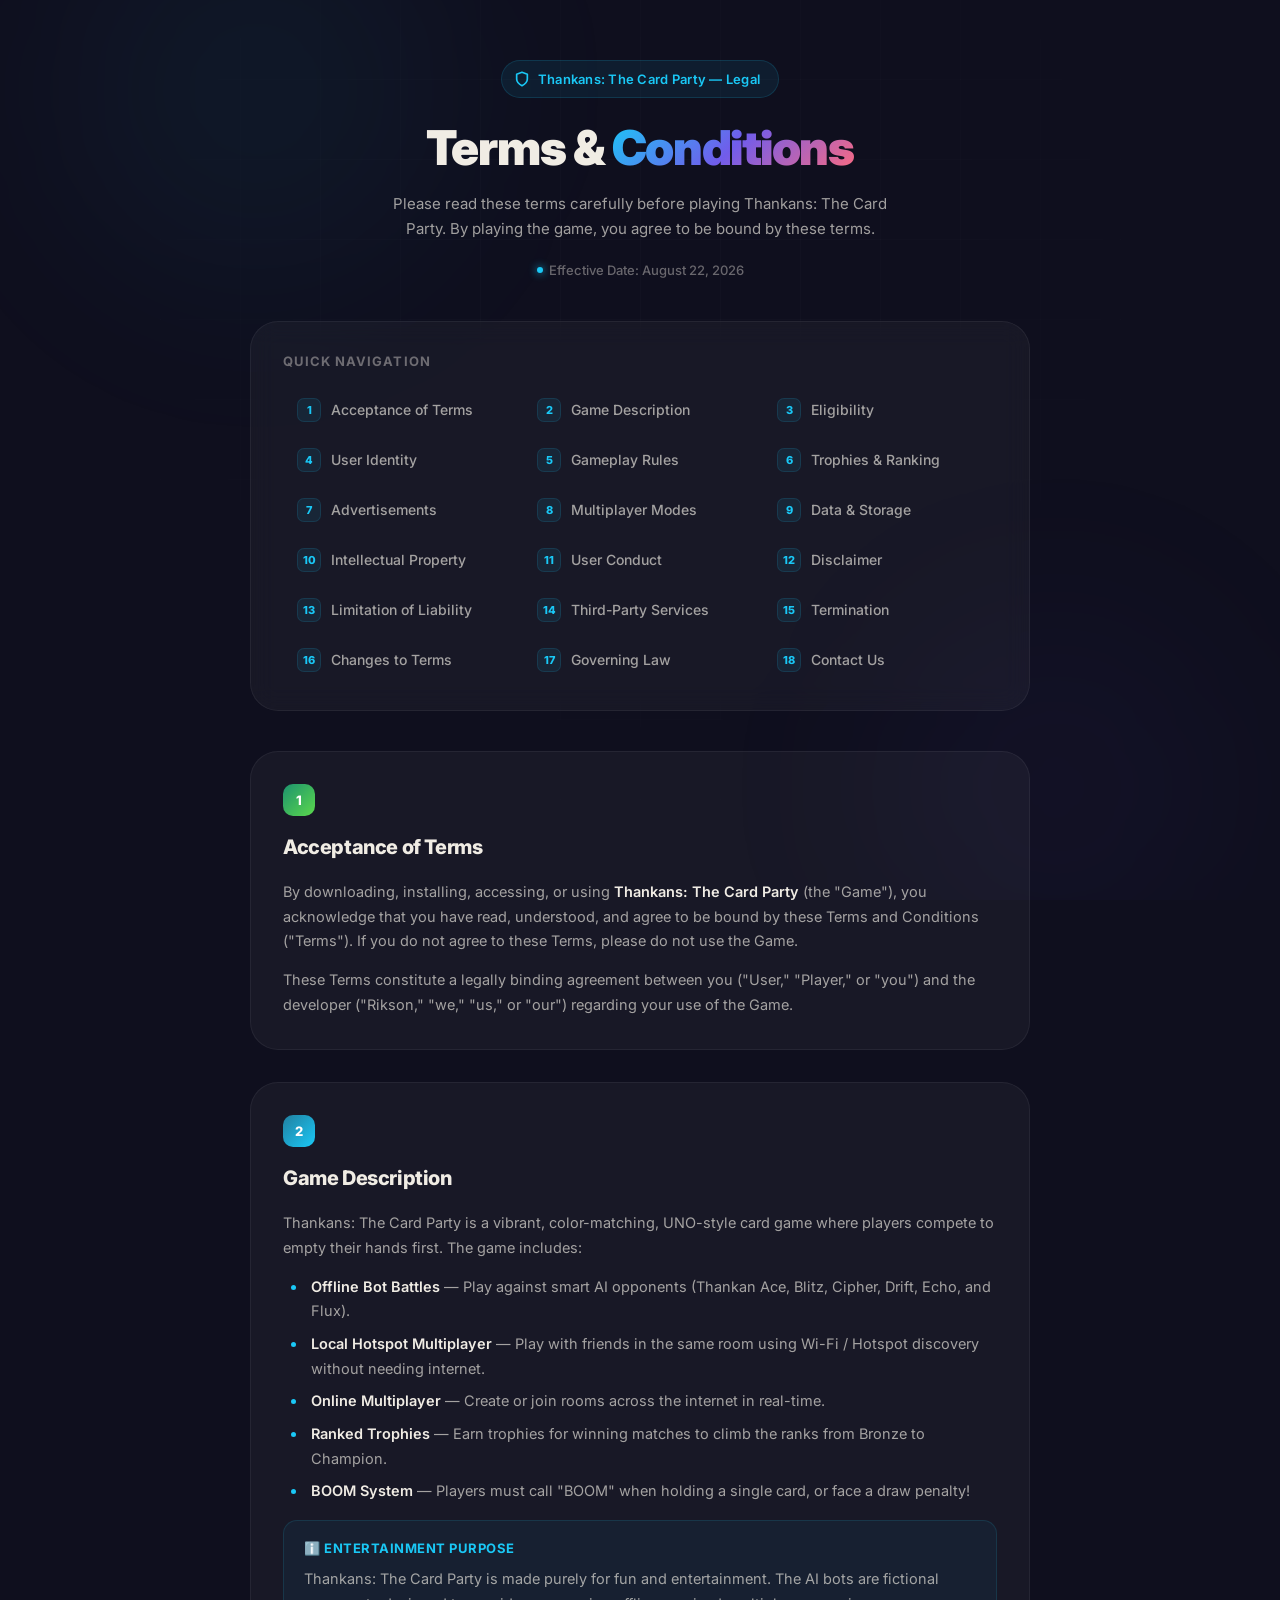
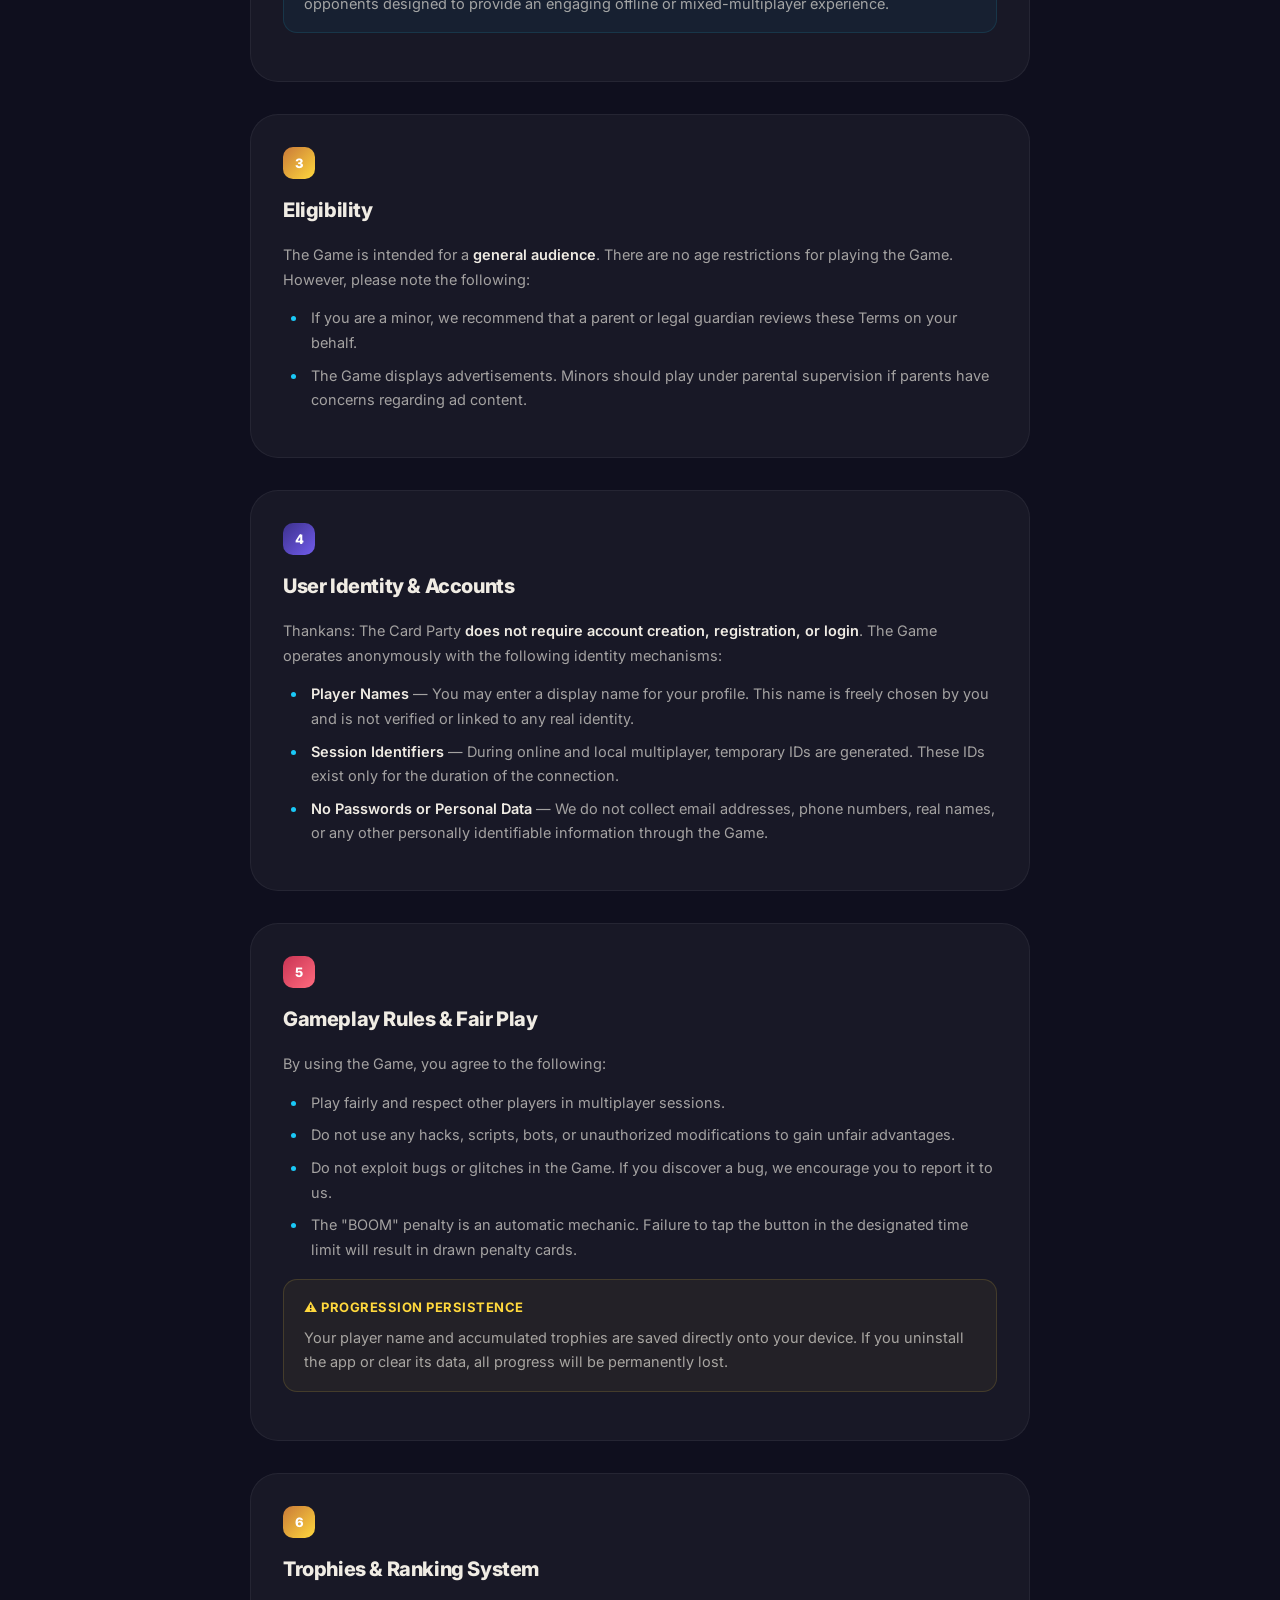
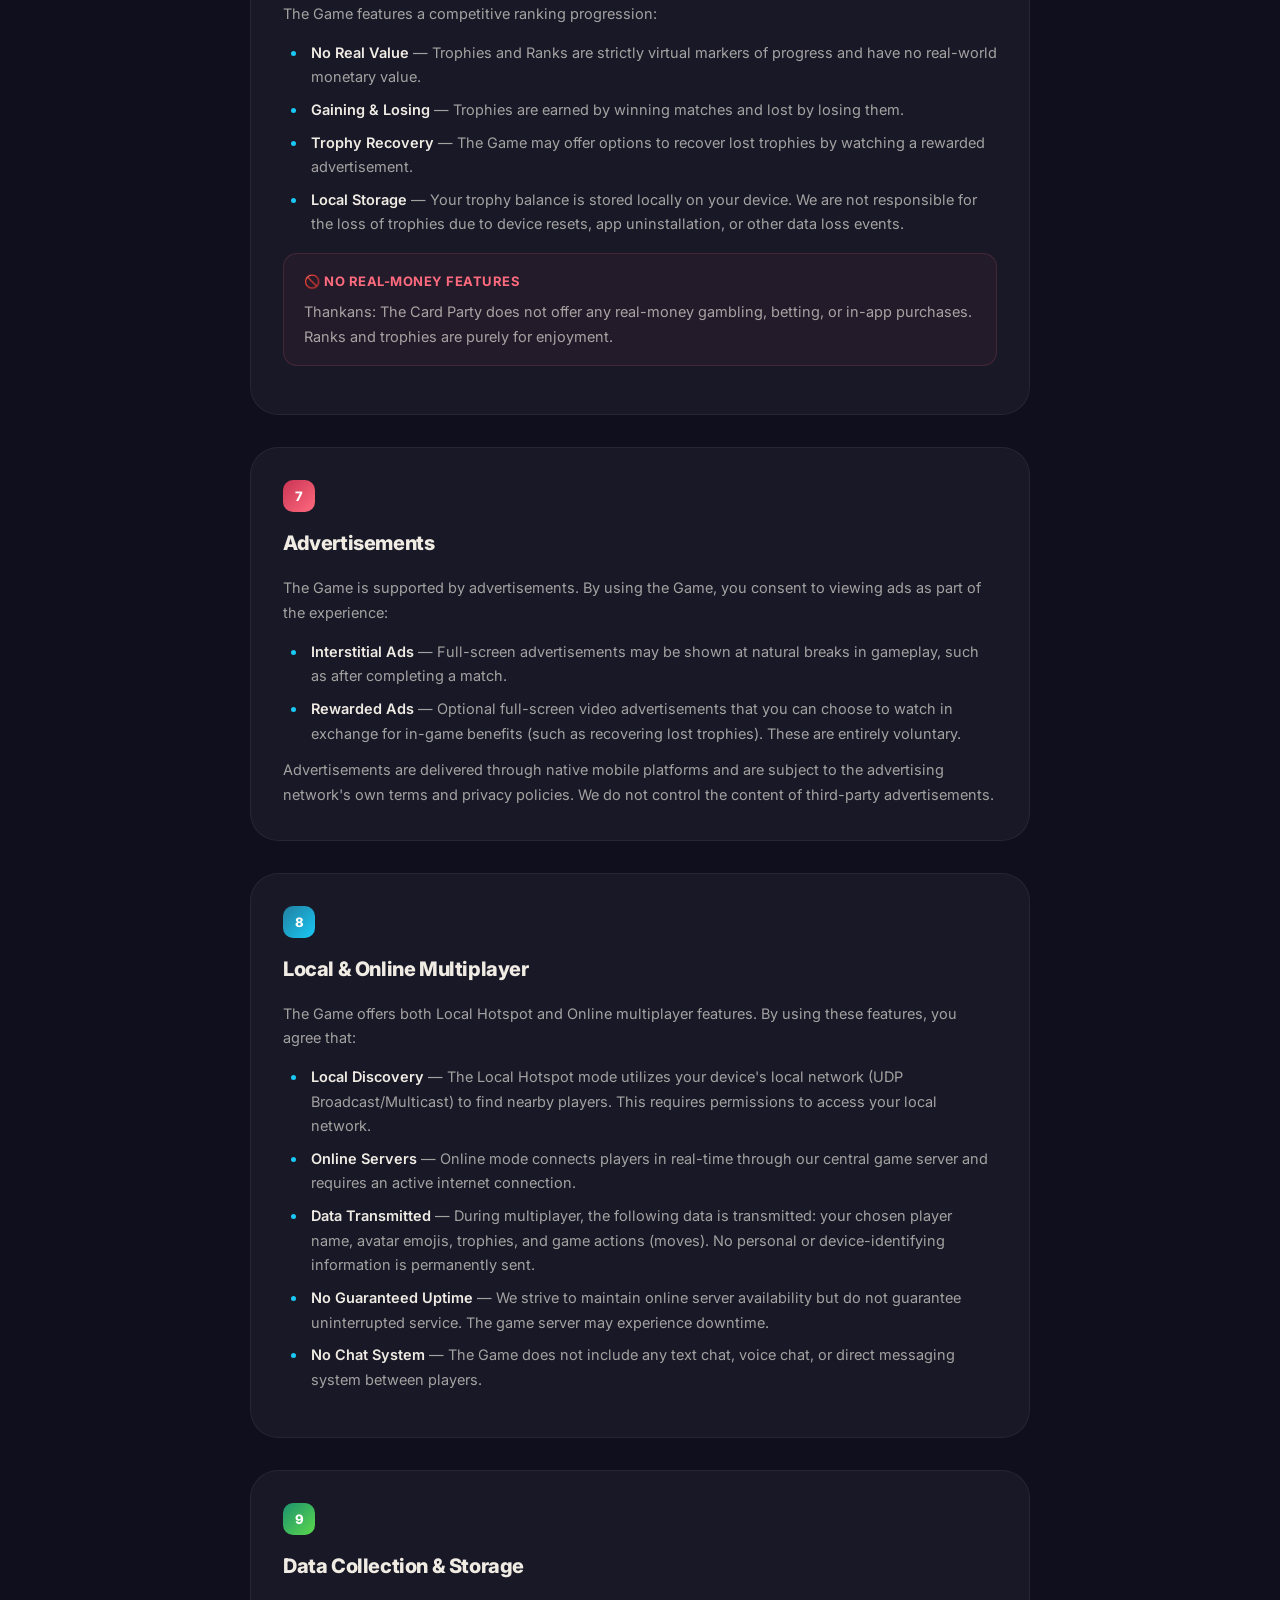
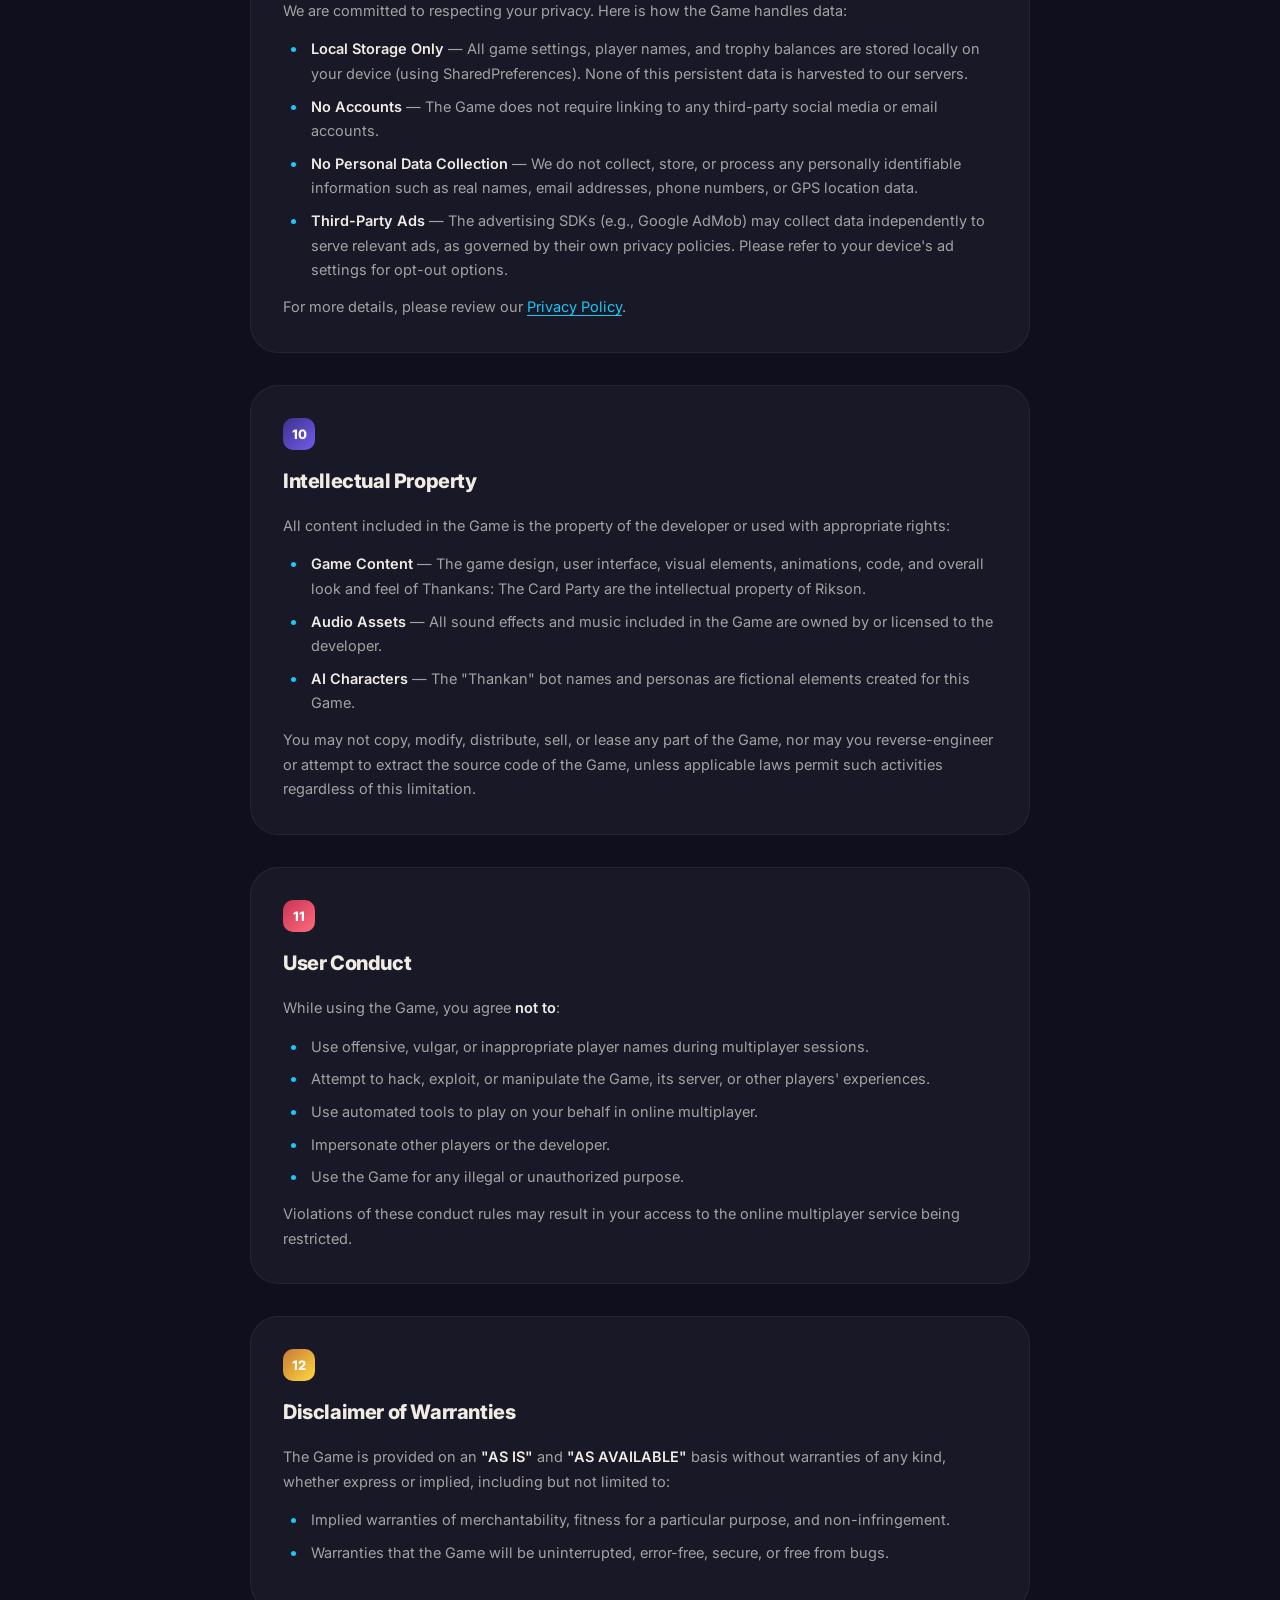
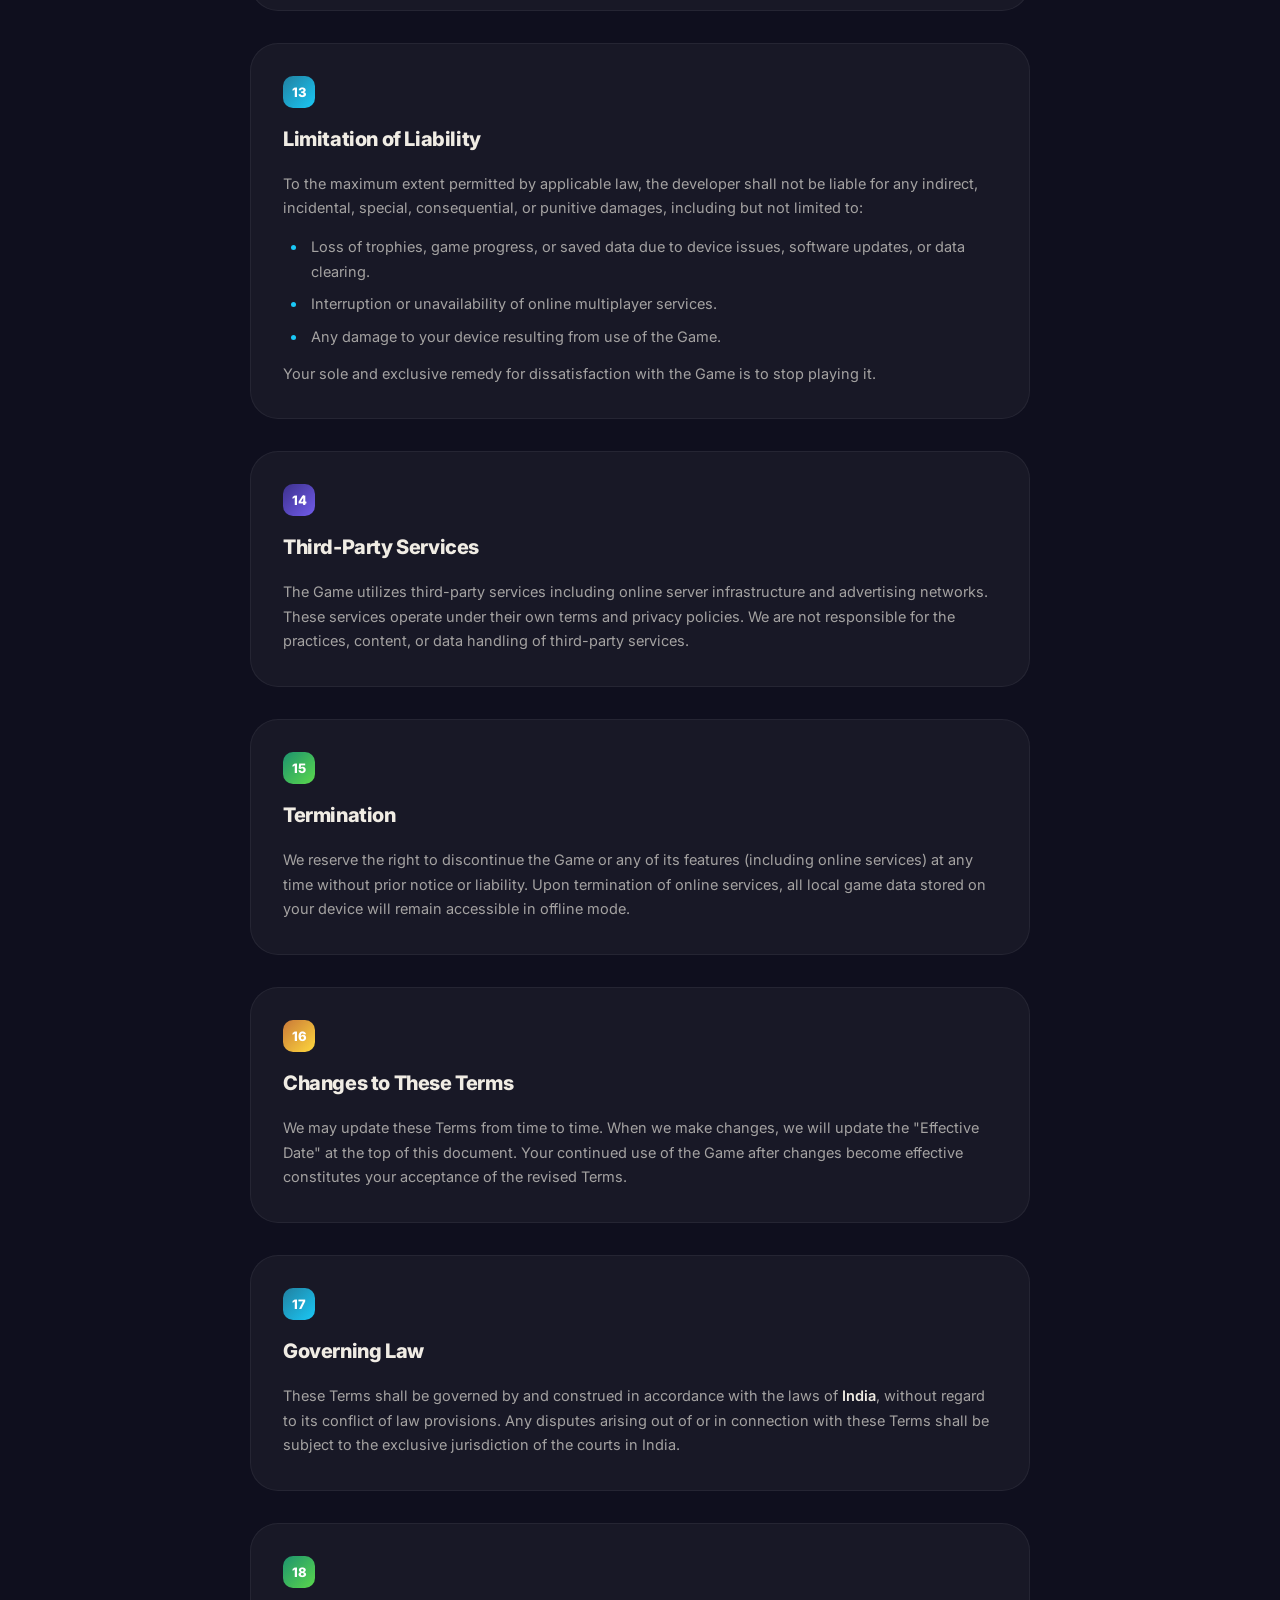
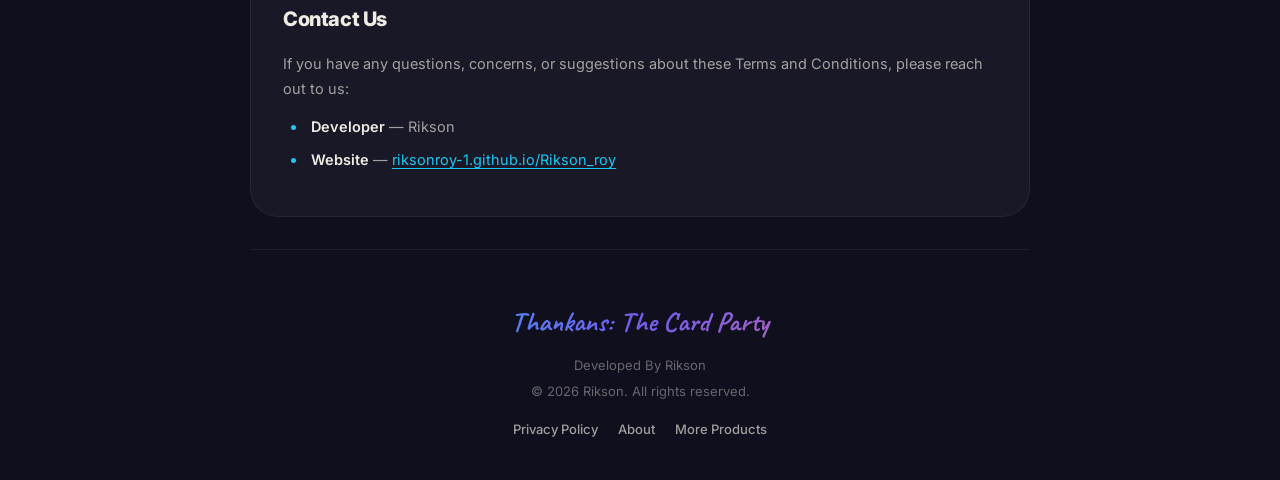
<file: terms_and_conditions.html>
<!DOCTYPE html>
<html lang="en">
<head>
    <meta charset="UTF-8">
    <meta name="viewport" content="width=device-width, initial-scale=1.0, minimum-scale=1.0, maximum-scale=1.0, user-scalable=no, viewport-fit=cover">
    <meta name="color-scheme" content="dark">
    <meta name="theme-color" content="#1a1a2e">
    <meta name="description" content="Terms and Conditions for Thankans: The Card Party - A fun multiplayer card game by Rikson.">
    <title>Terms & Conditions — Thankans: The Card Party</title>
    <style>
        @import url('https://fonts.googleapis.com/css2?family=Inter:wght@400;500;600;700;800;900&family=Caveat:wght@700&display=swap');

        :root {
            --bg-primary: #0f0f1e;
            --bg-secondary: #161630;
            --bg-card: rgba(255, 255, 255, 0.04);
            --bg-card-hover: rgba(255, 255, 255, 0.07);
            --border-subtle: rgba(255, 255, 255, 0.06);
            --border-accent: rgba(26, 200, 246, 0.2);
            --text-primary: #f0ece4;
            --text-secondary: rgba(240, 236, 228, 0.65);
            --text-muted: rgba(240, 236, 228, 0.4);
            --accent-sky: #1AC8F6;
            --accent-green: #5BD84C;
            --accent-gold: #FFD83D;
            --accent-coral: #FF6B7E;
            --accent-purple: #715CEB;
            --gradient-brand: linear-gradient(135deg, #1AC8F6, #715CEB, #FF6B7E);
            --gradient-warm: linear-gradient(135deg, #FF6B7E, #FFD83D);
            --shadow-glow: 0 0 60px rgba(26, 200, 246, 0.08);
            --radius-sm: 8px;
            --radius-md: 14px;
            --radius-lg: 20px;
            --radius-xl: 28px;
        }

        *, *::before, *::after {
            box-sizing: border-box;
            margin: 0;
            padding: 0;
        }

        html {
            scroll-behavior: smooth;
            -webkit-text-size-adjust: 100%;
        }

        body {
            font-family: 'Inter', -apple-system, 'Segoe UI', sans-serif;
            background: var(--bg-primary);
            color: var(--text-primary);
            line-height: 1.7;
            min-height: 100vh;
            overflow-x: hidden;
            -webkit-font-smoothing: antialiased;
        }

        /* === BACKGROUND EFFECTS === */
        .bg-effects {
            position: fixed;
            inset: 0;
            pointer-events: none;
            z-index: 0;
            overflow: hidden;
        }

        .bg-effects::before {
            content: "";
            position: absolute;
            top: -20%;
            left: -10%;
            width: 60%;
            height: 60%;
            border-radius: 50%;
            background: radial-gradient(circle, rgba(26, 200, 246, 0.07), transparent 60%);
            filter: blur(80px);
            animation: floatOrb1 20s ease-in-out infinite;
        }

        .bg-effects::after {
            content: "";
            position: absolute;
            bottom: -15%;
            right: -10%;
            width: 55%;
            height: 55%;
            border-radius: 50%;
            background: radial-gradient(circle, rgba(113, 92, 235, 0.06), transparent 60%);
            filter: blur(80px);
            animation: floatOrb2 25s ease-in-out infinite;
        }

        .bg-grid {
            position: fixed;
            inset: 0;
            pointer-events: none;
            z-index: 0;
            background:
                linear-gradient(90deg, rgba(255,255,255,0.015) 1px, transparent 1px) 0 0 / 80px 80px,
                linear-gradient(0deg, rgba(255,255,255,0.015) 1px, transparent 1px) 0 0 / 80px 80px;
            mask-image: radial-gradient(ellipse at 50% 30%, black 20%, transparent 70%);
            -webkit-mask-image: radial-gradient(ellipse at 50% 30%, black 20%, transparent 70%);
        }

        @keyframes floatOrb1 {
            0%, 100% { transform: translate(0, 0) scale(1); }
            33% { transform: translate(5%, 8%) scale(1.05); }
            66% { transform: translate(-3%, 4%) scale(0.97); }
        }

        @keyframes floatOrb2 {
            0%, 100% { transform: translate(0, 0) scale(1); }
            33% { transform: translate(-6%, -5%) scale(1.03); }
            66% { transform: translate(4%, -8%) scale(0.96); }
        }

        /* === MAIN LAYOUT === */
        .page-wrapper {
            position: relative;
            z-index: 1;
            max-width: 820px;
            margin: 0 auto;
            padding: 0 20px;
        }

        /* === HEADER === */
        .page-header {
            padding: 60px 0 40px;
            text-align: center;
            position: relative;
        }

        .header-badge {
            display: inline-flex;
            align-items: center;
            gap: 8px;
            padding: 7px 18px 7px 12px;
            border-radius: 999px;
            background: rgba(26, 200, 246, 0.08);
            border: 1px solid rgba(26, 200, 246, 0.15);
            font-size: 13px;
            font-weight: 600;
            color: var(--accent-sky);
            letter-spacing: 0.02em;
            margin-bottom: 24px;
            animation: fadeInDown 0.6s ease both;
        }

        .header-badge svg {
            width: 16px;
            height: 16px;
            flex-shrink: 0;
        }

        .page-title {
            font-size: clamp(32px, 6vw, 48px);
            font-weight: 900;
            letter-spacing: -0.03em;
            line-height: 1.1;
            margin-bottom: 16px;
            animation: fadeInDown 0.6s ease 0.1s both;
        }

        .page-title .highlight {
            background: var(--gradient-brand);
            -webkit-background-clip: text;
            -webkit-text-fill-color: transparent;
            background-clip: text;
        }

        .page-subtitle {
            font-size: 15px;
            color: var(--text-secondary);
            max-width: 520px;
            margin: 0 auto 12px;
            animation: fadeInDown 0.6s ease 0.2s both;
        }

        .effective-date {
            display: inline-flex;
            align-items: center;
            gap: 6px;
            font-size: 13px;
            color: var(--text-muted);
            font-weight: 500;
            animation: fadeInDown 0.6s ease 0.3s both;
        }

        .effective-date::before {
            content: "";
            width: 6px;
            height: 6px;
            border-radius: 50%;
            background: var(--accent-sky);
            box-shadow: 0 0 8px var(--accent-sky);
        }

        /* === NAVIGATION / TOC === */
        .toc-card {
            background: var(--bg-card);
            border: 1px solid var(--border-subtle);
            border-radius: var(--radius-xl);
            padding: 28px 32px;
            margin-bottom: 40px;
            backdrop-filter: blur(12px);
            -webkit-backdrop-filter: blur(12px);
            animation: fadeInUp 0.6s ease 0.4s both;
        }

        .toc-title {
            font-size: 13px;
            font-weight: 700;
            text-transform: uppercase;
            letter-spacing: 0.08em;
            color: var(--text-muted);
            margin-bottom: 16px;
        }

        .toc-grid {
            display: grid;
            grid-template-columns: repeat(auto-fill, minmax(220px, 1fr));
            gap: 6px;
        }

        .toc-link {
            display: flex;
            align-items: center;
            gap: 10px;
            padding: 10px 14px;
            border-radius: var(--radius-sm);
            font-size: 14px;
            font-weight: 500;
            color: var(--text-secondary);
            text-decoration: none;
            transition: all 0.2s ease;
        }

        .toc-link:hover {
            background: rgba(255, 255, 255, 0.04);
            color: var(--text-primary);
        }

        .toc-num {
            display: grid;
            place-items: center;
            width: 24px;
            height: 24px;
            border-radius: 7px;
            background: rgba(26, 200, 246, 0.08);
            border: 1px solid rgba(26, 200, 246, 0.12);
            font-size: 11px;
            font-weight: 800;
            color: var(--accent-sky);
            flex-shrink: 0;
        }

        /* === SECTIONS === */
        .section {
            margin-bottom: 32px;
            animation: fadeInUp 0.5s ease both;
        }

        .section-card {
            background: var(--bg-card);
            border: 1px solid var(--border-subtle);
            border-radius: var(--radius-xl);
            padding: 32px;
            transition: border-color 0.3s ease, box-shadow 0.3s ease;
            position: relative;
            overflow: hidden;
        }

        .section-card::before {
            content: "";
            position: absolute;
            top: 0;
            left: 0;
            right: 0;
            height: 1px;
            background: linear-gradient(90deg, transparent, rgba(26, 200, 246, 0.15), transparent);
            opacity: 0;
            transition: opacity 0.3s ease;
        }

        .section-card:hover {
            border-color: var(--border-accent);
            box-shadow: var(--shadow-glow);
        }

        .section-card:hover::before {
            opacity: 1;
        }

        .section-number {
            display: inline-flex;
            align-items: center;
            justify-content: center;
            width: 32px;
            height: 32px;
            border-radius: 10px;
            font-size: 13px;
            font-weight: 800;
            margin-bottom: 14px;
            color: #fff;
        }

        .section-number.green { background: linear-gradient(135deg, #1d936e, #5BD84C); }
        .section-number.gold { background: linear-gradient(135deg, #c97938, #FFD83D); }
        .section-number.coral { background: linear-gradient(135deg, #c93454, #FF6B7E); }
        .section-number.blue { background: linear-gradient(135deg, #2180a0, #1AC8F6); }
        .section-number.purple { background: linear-gradient(135deg, #3D318D, #715CEB); }

        .section-heading {
            font-size: 20px;
            font-weight: 800;
            letter-spacing: -0.02em;
            margin-bottom: 16px;
            color: var(--text-primary);
        }

        .section-card p {
            color: var(--text-secondary);
            font-size: 14.5px;
            margin-bottom: 14px;
        }

        .section-card p:last-child {
            margin-bottom: 0;
        }

        .section-card ul,
        .section-card ol {
            color: var(--text-secondary);
            font-size: 14.5px;
            margin: 12px 0;
            padding-left: 24px;
        }

        .section-card li {
            margin-bottom: 8px;
            padding-left: 4px;
        }

        .section-card li::marker {
            color: var(--accent-sky);
        }

        .section-card strong {
            color: var(--text-primary);
            font-weight: 600;
        }

        /* === HIGHLIGHT BOX === */
        .highlight-box {
            background: rgba(26, 200, 246, 0.05);
            border: 1px solid rgba(26, 200, 246, 0.12);
            border-radius: var(--radius-md);
            padding: 16px 20px;
            margin: 16px 0;
            font-size: 14px;
        }

        .highlight-box.warning {
            background: rgba(255, 216, 61, 0.05);
            border-color: rgba(255, 216, 61, 0.15);
        }

        .highlight-box.important {
            background: rgba(255, 107, 126, 0.05);
            border-color: rgba(255, 107, 126, 0.15);
        }

        .highlight-box-title {
            display: flex;
            align-items: center;
            gap: 6px;
            font-weight: 700;
            font-size: 13px;
            text-transform: uppercase;
            letter-spacing: 0.04em;
            margin-bottom: 8px;
            color: var(--accent-sky);
        }

        .highlight-box.warning .highlight-box-title {
            color: var(--accent-gold);
        }

        .highlight-box.important .highlight-box-title {
            color: var(--accent-coral);
        }

        /* === FOOTER === */
        .page-footer {
            padding: 48px 0 40px;
            text-align: center;
            border-top: 1px solid var(--border-subtle);
            margin-top: 20px;
        }

        .footer-logo {
            font-family: 'Caveat', cursive;
            font-size: 28px;
            font-weight: 700;
            background: var(--gradient-brand);
            -webkit-background-clip: text;
            -webkit-text-fill-color: transparent;
            background-clip: text;
            margin-bottom: 8px;
        }

        .footer-text {
            font-size: 13px;
            color: var(--text-muted);
            margin-bottom: 4px;
        }

        .footer-links {
            display: flex;
            justify-content: center;
            flex-wrap: wrap;
            gap: 20px;
            margin-top: 16px;
        }

        .footer-links a {
            font-size: 13px;
            font-weight: 500;
            color: var(--text-secondary);
            text-decoration: none;
            transition: color 0.2s ease;
        }

        .footer-links a:hover {
            color: var(--accent-sky);
        }

        /* === BACK TO TOP === */
        .back-to-top {
            position: fixed;
            bottom: 28px;
            right: 28px;
            width: 44px;
            height: 44px;
            border-radius: 14px;
            background: rgba(26, 200, 246, 0.12);
            border: 1px solid rgba(26, 200, 246, 0.2);
            backdrop-filter: blur(12px);
            -webkit-backdrop-filter: blur(12px);
            color: var(--accent-sky);
            display: grid;
            place-items: center;
            cursor: pointer;
            opacity: 0;
            transform: translateY(12px);
            transition: all 0.3s ease;
            z-index: 100;
            text-decoration: none;
        }

        .back-to-top.visible {
            opacity: 1;
            transform: translateY(0);
        }

        .back-to-top:hover {
            background: rgba(26, 200, 246, 0.2);
            transform: translateY(-2px);
        }

        /* === ANIMATIONS === */
        @keyframes fadeInDown {
            from { opacity: 0; transform: translateY(-16px); }
            to { opacity: 1; transform: translateY(0); }
        }

        @keyframes fadeInUp {
            from { opacity: 0; transform: translateY(20px); }
            to { opacity: 1; transform: translateY(0); }
        }

        /* === RESPONSIVE === */
        @media (max-width: 640px) {
            .page-wrapper {
                padding: 0 16px;
            }
            .page-header {
                padding: 40px 0 28px;
            }
            .toc-card {
                padding: 20px;
            }
            .toc-grid {
                grid-template-columns: 1fr;
            }
            .section-card {
                padding: 24px 20px;
            }
            .back-to-top {
                bottom: 20px;
                right: 16px;
            }
        }

        /* Scroll animation observer */
        .section[data-animate] {
            opacity: 0;
            transform: translateY(24px);
            transition: opacity 0.5s ease, transform 0.5s ease;
        }
        .section[data-animate].in-view {
            opacity: 1;
            transform: translateY(0);
        }
    </style>
</head>
<body>
    <div class="bg-effects"></div>
    <div class="bg-grid"></div>

    <div class="page-wrapper">

        <!-- HEADER -->
        <header class="page-header" id="top">
            <div class="header-badge">
                <svg viewBox="0 0 24 24" fill="none" stroke="currentColor" stroke-width="2.5" stroke-linecap="round" stroke-linejoin="round"><path d="M12 22s8-4 8-10V5l-8-3-8 3v7c0 6 8 10 8 10z"/></svg>
                Thankans: The Card Party — Legal
            </div>
            <h1 class="page-title">Terms &amp; <span class="highlight">Conditions</span></h1>
            <p class="page-subtitle">Please read these terms carefully before playing Thankans: The Card Party. By playing the game, you agree to be bound by these terms.</p>
            <span class="effective-date">Effective Date: August 22, 2026</span>
        </header>

        <!-- TABLE OF CONTENTS -->
        <nav class="toc-card" aria-label="Table of Contents">
            <div class="toc-title">Quick Navigation</div>
            <div class="toc-grid">
                <a href="#acceptance" class="toc-link"><span class="toc-num">1</span> Acceptance of Terms</a>
                <a href="#description" class="toc-link"><span class="toc-num">2</span> Game Description</a>
                <a href="#eligibility" class="toc-link"><span class="toc-num">3</span> Eligibility</a>
                <a href="#accounts" class="toc-link"><span class="toc-num">4</span> User Identity</a>
                <a href="#gameplay" class="toc-link"><span class="toc-num">5</span> Gameplay Rules</a>
                <a href="#trophies" class="toc-link"><span class="toc-num">6</span> Trophies &amp; Ranking</a>
                <a href="#ads" class="toc-link"><span class="toc-num">7</span> Advertisements</a>
                <a href="#online" class="toc-link"><span class="toc-num">8</span> Multiplayer Modes</a>
                <a href="#data" class="toc-link"><span class="toc-num">9</span> Data &amp; Storage</a>
                <a href="#ip" class="toc-link"><span class="toc-num">10</span> Intellectual Property</a>
                <a href="#conduct" class="toc-link"><span class="toc-num">11</span> User Conduct</a>
                <a href="#disclaimer" class="toc-link"><span class="toc-num">12</span> Disclaimer</a>
                <a href="#liability" class="toc-link"><span class="toc-num">13</span> Limitation of Liability</a>
                <a href="#thirdparty" class="toc-link"><span class="toc-num">14</span> Third-Party Services</a>
                <a href="#termination" class="toc-link"><span class="toc-num">15</span> Termination</a>
                <a href="#changes" class="toc-link"><span class="toc-num">16</span> Changes to Terms</a>
                <a href="#governing" class="toc-link"><span class="toc-num">17</span> Governing Law</a>
                <a href="#contact" class="toc-link"><span class="toc-num">18</span> Contact Us</a>
            </div>
        </nav>

        <!-- SECTIONS -->

        <!-- 1. Acceptance of Terms -->
        <section class="section" data-animate id="acceptance">
            <div class="section-card">
                <div class="section-number green">1</div>
                <h2 class="section-heading">Acceptance of Terms</h2>
                <p>By downloading, installing, accessing, or using <strong>Thankans: The Card Party</strong> (the "Game"), you acknowledge that you have read, understood, and agree to be bound by these Terms and Conditions ("Terms"). If you do not agree to these Terms, please do not use the Game.</p>
                <p>These Terms constitute a legally binding agreement between you ("User," "Player," or "you") and the developer ("Rikson," "we," "us," or "our") regarding your use of the Game.</p>
            </div>
        </section>

        <!-- 2. Game Description -->
        <section class="section" data-animate id="description">
            <div class="section-card">
                <div class="section-number blue">2</div>
                <h2 class="section-heading">Game Description</h2>
                <p>Thankans: The Card Party is a vibrant, color-matching, UNO-style card game where players compete to empty their hands first. The game includes:</p>
                <ul>
                    <li><strong>Offline Bot Battles</strong> — Play against smart AI opponents (Thankan Ace, Blitz, Cipher, Drift, Echo, and Flux).</li>
                    <li><strong>Local Hotspot Multiplayer</strong> — Play with friends in the same room using Wi-Fi / Hotspot discovery without needing internet.</li>
                    <li><strong>Online Multiplayer</strong> — Create or join rooms across the internet in real-time.</li>
                    <li><strong>Ranked Trophies</strong> — Earn trophies for winning matches to climb the ranks from Bronze to Champion.</li>
                    <li><strong>BOOM System</strong> — Players must call "BOOM" when holding a single card, or face a draw penalty!</li>
                </ul>
                <div class="highlight-box">
                    <div class="highlight-box-title">ℹ️ Entertainment Purpose</div>
                    <p style="margin:0">Thankans: The Card Party is made purely for fun and entertainment. The AI bots are fictional opponents designed to provide an engaging offline or mixed-multiplayer experience.</p>
                </div>
            </div>
        </section>

        <!-- 3. Eligibility -->
        <section class="section" data-animate id="eligibility">
            <div class="section-card">
                <div class="section-number gold">3</div>
                <h2 class="section-heading">Eligibility</h2>
                <p>The Game is intended for a <strong>general audience</strong>. There are no age restrictions for playing the Game. However, please note the following:</p>
                <ul>
                    <li>If you are a minor, we recommend that a parent or legal guardian reviews these Terms on your behalf.</li>
                    <li>The Game displays advertisements. Minors should play under parental supervision if parents have concerns regarding ad content.</li>
                </ul>
            </div>
        </section>

        <!-- 4. User Identity -->
        <section class="section" data-animate id="accounts">
            <div class="section-card">
                <div class="section-number purple">4</div>
                <h2 class="section-heading">User Identity &amp; Accounts</h2>
                <p>Thankans: The Card Party <strong>does not require account creation, registration, or login</strong>. The Game operates anonymously with the following identity mechanisms:</p>
                <ul>
                    <li><strong>Player Names</strong> — You may enter a display name for your profile. This name is freely chosen by you and is not verified or linked to any real identity.</li>
                    <li><strong>Session Identifiers</strong> — During online and local multiplayer, temporary IDs are generated. These IDs exist only for the duration of the connection.</li>
                    <li><strong>No Passwords or Personal Data</strong> — We do not collect email addresses, phone numbers, real names, or any other personally identifiable information through the Game.</li>
                </ul>
            </div>
        </section>

        <!-- 5. Gameplay Rules -->
        <section class="section" data-animate id="gameplay">
            <div class="section-card">
                <div class="section-number coral">5</div>
                <h2 class="section-heading">Gameplay Rules &amp; Fair Play</h2>
                <p>By using the Game, you agree to the following:</p>
                <ul>
                    <li>Play fairly and respect other players in multiplayer sessions.</li>
                    <li>Do not use any hacks, scripts, bots, or unauthorized modifications to gain unfair advantages.</li>
                    <li>Do not exploit bugs or glitches in the Game. If you discover a bug, we encourage you to report it to us.</li>
                    <li>The "BOOM" penalty is an automatic mechanic. Failure to tap the button in the designated time limit will result in drawn penalty cards.</li>
                </ul>
                <div class="highlight-box warning">
                    <div class="highlight-box-title">⚠️ Progression Persistence</div>
                    <p style="margin:0">Your player name and accumulated trophies are saved directly onto your device. If you uninstall the app or clear its data, all progress will be permanently lost.</p>
                </div>
            </div>
        </section>

        <!-- 6. Trophies & Ranking -->
        <section class="section" data-animate id="trophies">
            <div class="section-card">
                <div class="section-number gold">6</div>
                <h2 class="section-heading">Trophies &amp; Ranking System</h2>
                <p>The Game features a competitive ranking progression:</p>
                <ul>
                    <li><strong>No Real Value</strong> — Trophies and Ranks are strictly virtual markers of progress and have no real-world monetary value.</li>
                    <li><strong>Gaining & Losing</strong> — Trophies are earned by winning matches and lost by losing them.</li>
                    <li><strong>Trophy Recovery</strong> — The Game may offer options to recover lost trophies by watching a rewarded advertisement.</li>
                    <li><strong>Local Storage</strong> — Your trophy balance is stored locally on your device. We are not responsible for the loss of trophies due to device resets, app uninstallation, or other data loss events.</li>
                </ul>
                <div class="highlight-box important">
                    <div class="highlight-box-title">🚫 No Real-Money Features</div>
                    <p style="margin:0">Thankans: The Card Party does not offer any real-money gambling, betting, or in-app purchases. Ranks and trophies are purely for enjoyment.</p>
                </div>
            </div>
        </section>

        <!-- 7. Advertisements -->
        <section class="section" data-animate id="ads">
            <div class="section-card">
                <div class="section-number coral">7</div>
                <h2 class="section-heading">Advertisements</h2>
                <p>The Game is supported by advertisements. By using the Game, you consent to viewing ads as part of the experience:</p>
                <ul>
                    <li><strong>Interstitial Ads</strong> — Full-screen advertisements may be shown at natural breaks in gameplay, such as after completing a match.</li>
                    <li><strong>Rewarded Ads</strong> — Optional full-screen video advertisements that you can choose to watch in exchange for in-game benefits (such as recovering lost trophies). These are entirely voluntary.</li>
                </ul>
                <p>Advertisements are delivered through native mobile platforms and are subject to the advertising network's own terms and privacy policies. We do not control the content of third-party advertisements.</p>
            </div>
        </section>

        <!-- 8. Multiplayer Modes -->
        <section class="section" data-animate id="online">
            <div class="section-card">
                <div class="section-number blue">8</div>
                <h2 class="section-heading">Local &amp; Online Multiplayer</h2>
                <p>The Game offers both Local Hotspot and Online multiplayer features. By using these features, you agree that:</p>
                <ul>
                    <li><strong>Local Discovery</strong> — The Local Hotspot mode utilizes your device's local network (UDP Broadcast/Multicast) to find nearby players. This requires permissions to access your local network.</li>
                    <li><strong>Online Servers</strong> — Online mode connects players in real-time through our central game server and requires an active internet connection.</li>
                    <li><strong>Data Transmitted</strong> — During multiplayer, the following data is transmitted: your chosen player name, avatar emojis, trophies, and game actions (moves). No personal or device-identifying information is permanently sent.</li>
                    <li><strong>No Guaranteed Uptime</strong> — We strive to maintain online server availability but do not guarantee uninterrupted service. The game server may experience downtime.</li>
                    <li><strong>No Chat System</strong> — The Game does not include any text chat, voice chat, or direct messaging system between players.</li>
                </ul>
            </div>
        </section>

        <!-- 9. Data & Storage -->
        <section class="section" data-animate id="data">
            <div class="section-card">
                <div class="section-number green">9</div>
                <h2 class="section-heading">Data Collection &amp; Storage</h2>
                <p>We are committed to respecting your privacy. Here is how the Game handles data:</p>
                <ul>
                    <li><strong>Local Storage Only</strong> — All game settings, player names, and trophy balances are stored locally on your device (using SharedPreferences). None of this persistent data is harvested to our servers.</li>
                    <li><strong>No Accounts</strong> — The Game does not require linking to any third-party social media or email accounts.</li>
                    <li><strong>No Personal Data Collection</strong> — We do not collect, store, or process any personally identifiable information such as real names, email addresses, phone numbers, or GPS location data.</li>
                    <li><strong>Third-Party Ads</strong> — The advertising SDKs (e.g., Google AdMob) may collect data independently to serve relevant ads, as governed by their own privacy policies. Please refer to your device's ad settings for opt-out options.</li>
                </ul>
                <p>For more details, please review our <a href="https://riksonroy-1.github.io/Rikson_roy/Privacy-Policy.html" style="color: var(--accent-sky); text-decoration: underline; text-underline-offset: 3px;" target="_blank" rel="noopener">Privacy Policy</a>.</p>
            </div>
        </section>

        <!-- 10. Intellectual Property -->
        <section class="section" data-animate id="ip">
            <div class="section-card">
                <div class="section-number purple">10</div>
                <h2 class="section-heading">Intellectual Property</h2>
                <p>All content included in the Game is the property of the developer or used with appropriate rights:</p>
                <ul>
                    <li><strong>Game Content</strong> — The game design, user interface, visual elements, animations, code, and overall look and feel of Thankans: The Card Party are the intellectual property of Rikson.</li>
                    <li><strong>Audio Assets</strong> — All sound effects and music included in the Game are owned by or licensed to the developer.</li>
                    <li><strong>AI Characters</strong> — The "Thankan" bot names and personas are fictional elements created for this Game.</li>
                </ul>
                <p>You may not copy, modify, distribute, sell, or lease any part of the Game, nor may you reverse-engineer or attempt to extract the source code of the Game, unless applicable laws permit such activities regardless of this limitation.</p>
            </div>
        </section>

        <!-- 11. User Conduct -->
        <section class="section" data-animate id="conduct">
            <div class="section-card">
                <div class="section-number coral">11</div>
                <h2 class="section-heading">User Conduct</h2>
                <p>While using the Game, you agree <strong>not to</strong>:</p>
                <ul>
                    <li>Use offensive, vulgar, or inappropriate player names during multiplayer sessions.</li>
                    <li>Attempt to hack, exploit, or manipulate the Game, its server, or other players' experiences.</li>
                    <li>Use automated tools to play on your behalf in online multiplayer.</li>
                    <li>Impersonate other players or the developer.</li>
                    <li>Use the Game for any illegal or unauthorized purpose.</li>
                </ul>
                <p>Violations of these conduct rules may result in your access to the online multiplayer service being restricted.</p>
            </div>
        </section>

        <!-- 12. Disclaimer -->
        <section class="section" data-animate id="disclaimer">
            <div class="section-card">
                <div class="section-number gold">12</div>
                <h2 class="section-heading">Disclaimer of Warranties</h2>
                <p>The Game is provided on an <strong>"AS IS"</strong> and <strong>"AS AVAILABLE"</strong> basis without warranties of any kind, whether express or implied, including but not limited to:</p>
                <ul>
                    <li>Implied warranties of merchantability, fitness for a particular purpose, and non-infringement.</li>
                    <li>Warranties that the Game will be uninterrupted, error-free, secure, or free from bugs.</li>
                </ul>
            </div>
        </section>

        <!-- 13. Limitation of Liability -->
        <section class="section" data-animate id="liability">
            <div class="section-card">
                <div class="section-number blue">13</div>
                <h2 class="section-heading">Limitation of Liability</h2>
                <p>To the maximum extent permitted by applicable law, the developer shall not be liable for any indirect, incidental, special, consequential, or punitive damages, including but not limited to:</p>
                <ul>
                    <li>Loss of trophies, game progress, or saved data due to device issues, software updates, or data clearing.</li>
                    <li>Interruption or unavailability of online multiplayer services.</li>
                    <li>Any damage to your device resulting from use of the Game.</li>
                </ul>
                <p>Your sole and exclusive remedy for dissatisfaction with the Game is to stop playing it.</p>
            </div>
        </section>

        <!-- 14. Third-Party Services -->
        <section class="section" data-animate id="thirdparty">
            <div class="section-card">
                <div class="section-number purple">14</div>
                <h2 class="section-heading">Third-Party Services</h2>
                <p>The Game utilizes third-party services including online server infrastructure and advertising networks. These services operate under their own terms and privacy policies. We are not responsible for the practices, content, or data handling of third-party services.</p>
            </div>
        </section>

        <!-- 15. Termination -->
        <section class="section" data-animate id="termination">
            <div class="section-card">
                <div class="section-number green">15</div>
                <h2 class="section-heading">Termination</h2>
                <p>We reserve the right to discontinue the Game or any of its features (including online services) at any time without prior notice or liability. Upon termination of online services, all local game data stored on your device will remain accessible in offline mode.</p>
            </div>
        </section>

        <!-- 16. Changes to Terms -->
        <section class="section" data-animate id="changes">
            <div class="section-card">
                <div class="section-number gold">16</div>
                <h2 class="section-heading">Changes to These Terms</h2>
                <p>We may update these Terms from time to time. When we make changes, we will update the "Effective Date" at the top of this document. Your continued use of the Game after changes become effective constitutes your acceptance of the revised Terms.</p>
            </div>
        </section>

        <!-- 17. Governing Law -->
        <section class="section" data-animate id="governing">
            <div class="section-card">
                <div class="section-number blue">17</div>
                <h2 class="section-heading">Governing Law</h2>
                <p>These Terms shall be governed by and construed in accordance with the laws of <strong>India</strong>, without regard to its conflict of law provisions. Any disputes arising out of or in connection with these Terms shall be subject to the exclusive jurisdiction of the courts in India.</p>
            </div>
        </section>

        <!-- 18. Contact Us -->
        <section class="section" data-animate id="contact">
            <div class="section-card">
                <div class="section-number green">18</div>
                <h2 class="section-heading">Contact Us</h2>
                <p>If you have any questions, concerns, or suggestions about these Terms and Conditions, please reach out to us:</p>
                <ul>
                    <li><strong>Developer</strong> — Rikson</li>
                    <li><strong>Website</strong> — <a href="https://riksonroy-1.github.io/Rikson_roy/" style="color: var(--accent-sky); text-decoration: underline; text-underline-offset: 3px;" target="_blank" rel="noopener">riksonroy-1.github.io/Rikson_roy</a></li>
                </ul>
            </div>
        </section>

        <!-- FOOTER -->
        <footer class="page-footer">
            <div class="footer-logo">Thankans: The Card Party</div>
            <p class="footer-text">Developed By Rikson</p>
            <p class="footer-text">© 2026 Rikson. All rights reserved.</p>
            <div class="footer-links">
                <a href="https://riksonroy-1.github.io/Rikson_roy/Privacy-Policy.html" target="_blank" rel="noopener">Privacy Policy</a>
                <a href="https://riksonroy-1.github.io/Rikson_roy/" target="_blank" rel="noopener">About</a>
                <a href="https://riksonroy-1.github.io/Rikson_roy/#projects" target="_blank" rel="noopener">More Products</a>
            </div>
        </footer>
    </div>

    <!-- BACK TO TOP BUTTON -->
    <a href="#top" class="back-to-top" id="backToTop" aria-label="Back to top">
        <svg width="18" height="18" viewBox="0 0 24 24" fill="none" stroke="currentColor" stroke-width="2.5" stroke-linecap="round" stroke-linejoin="round"><polyline points="18 15 12 9 6 15"/></svg>
    </a>

    <script>
        // Back to top visibility
        const backToTop = document.getElementById('backToTop');
        let scrollTimeout;
        window.addEventListener('scroll', () => {
            clearTimeout(scrollTimeout);
            scrollTimeout = setTimeout(() => {
                if (window.scrollY > 400) {
                    backToTop.classList.add('visible');
                } else {
                    backToTop.classList.remove('visible');
                }
            }, 50);
        }, { passive: true });

        // Scroll-triggered animations
        const observer = new IntersectionObserver((entries) => {
            entries.forEach(entry => {
                if (entry.isIntersecting) {
                    entry.target.classList.add('in-view');
                    observer.unobserve(entry.target);
                }
            });
        }, { threshold: 0.1, rootMargin: '0px 0px -40px 0px' });

        document.querySelectorAll('.section[data-animate]').forEach(el => {
            observer.observe(el);
        });
    </script>
</body>
</html>
</file>
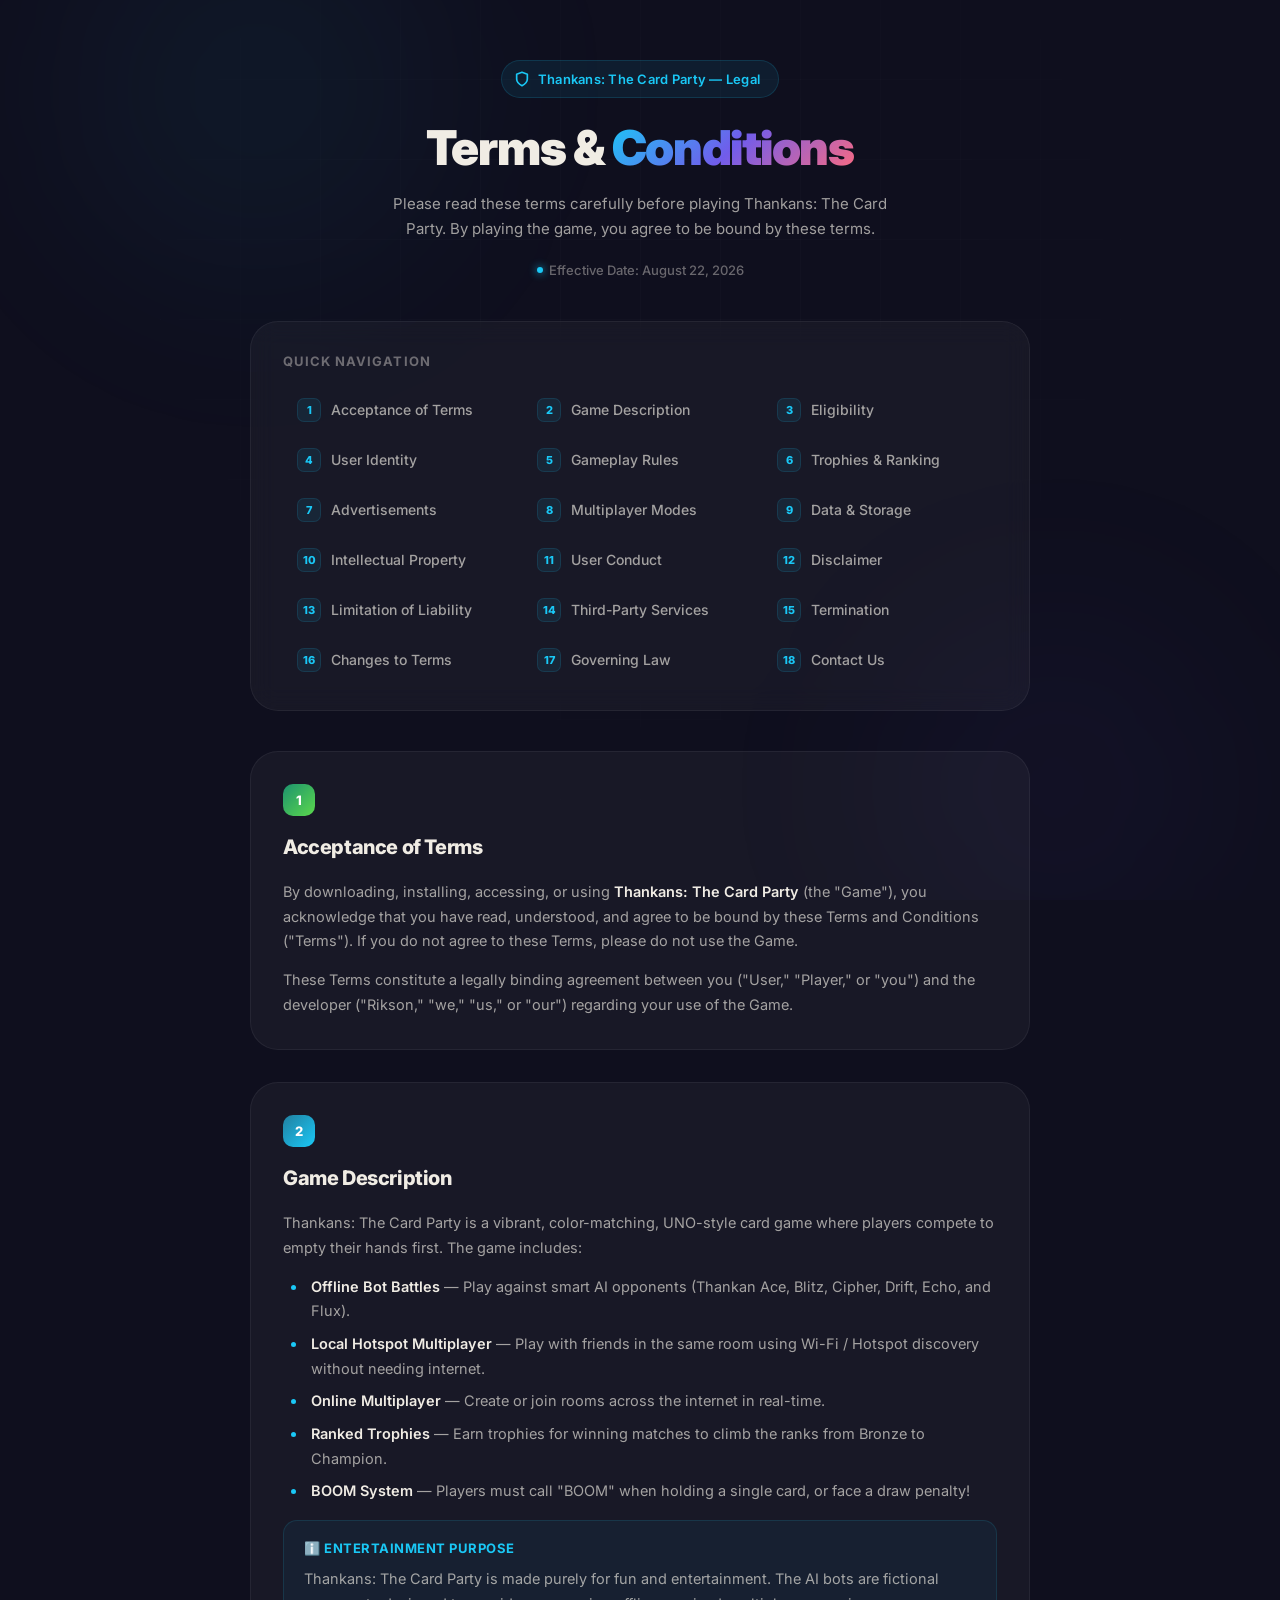
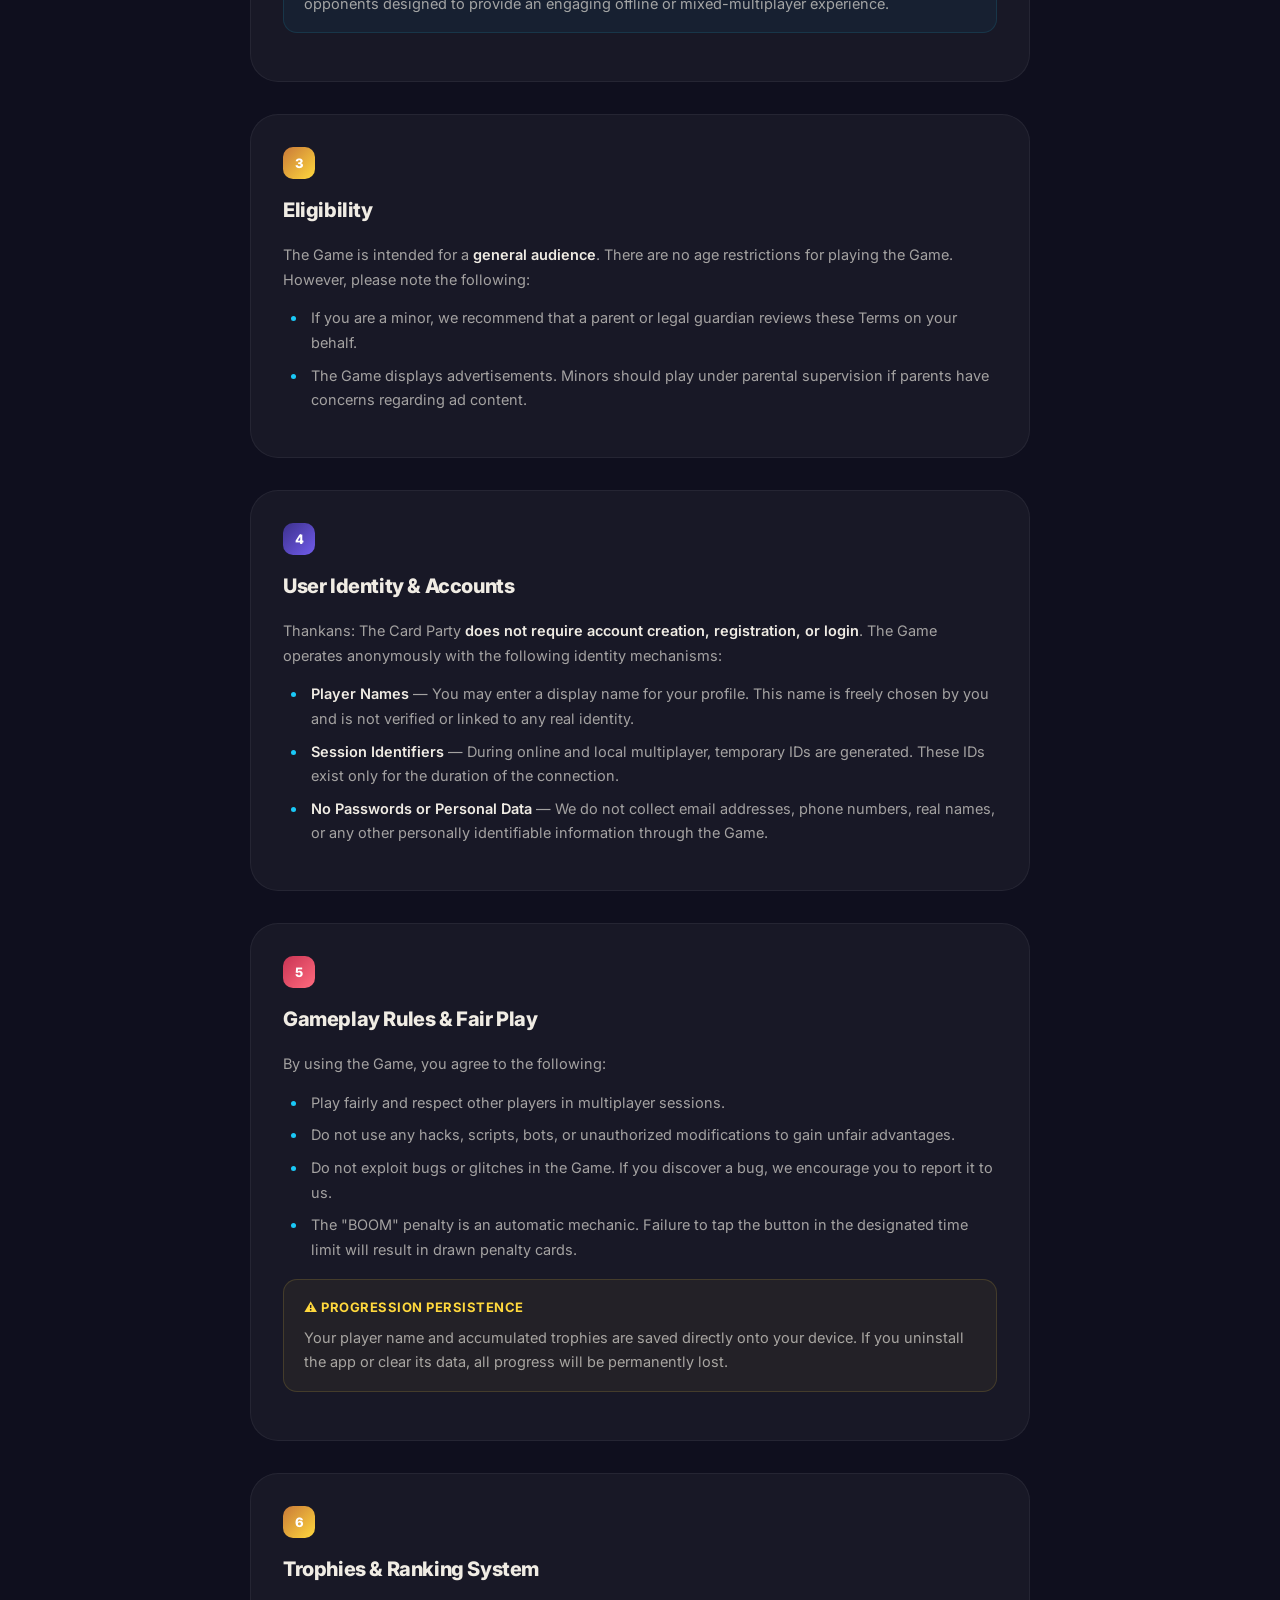
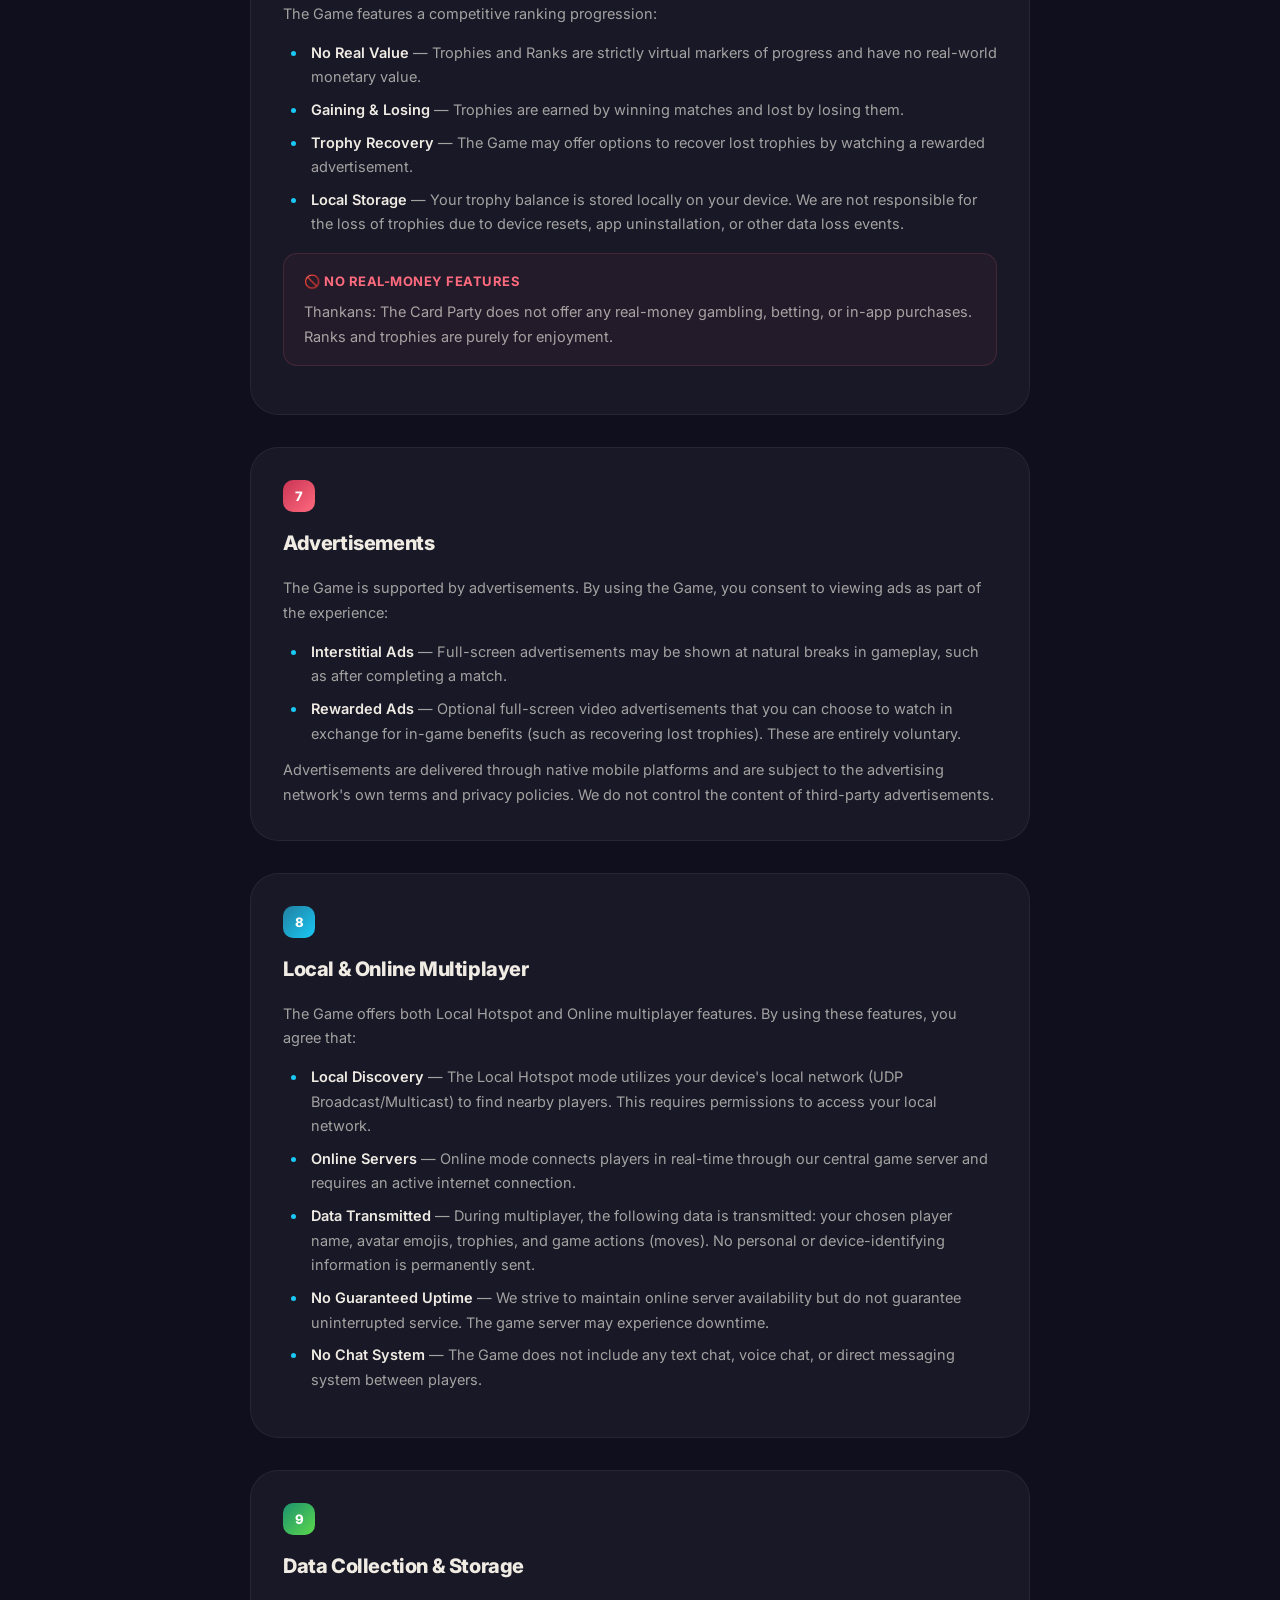
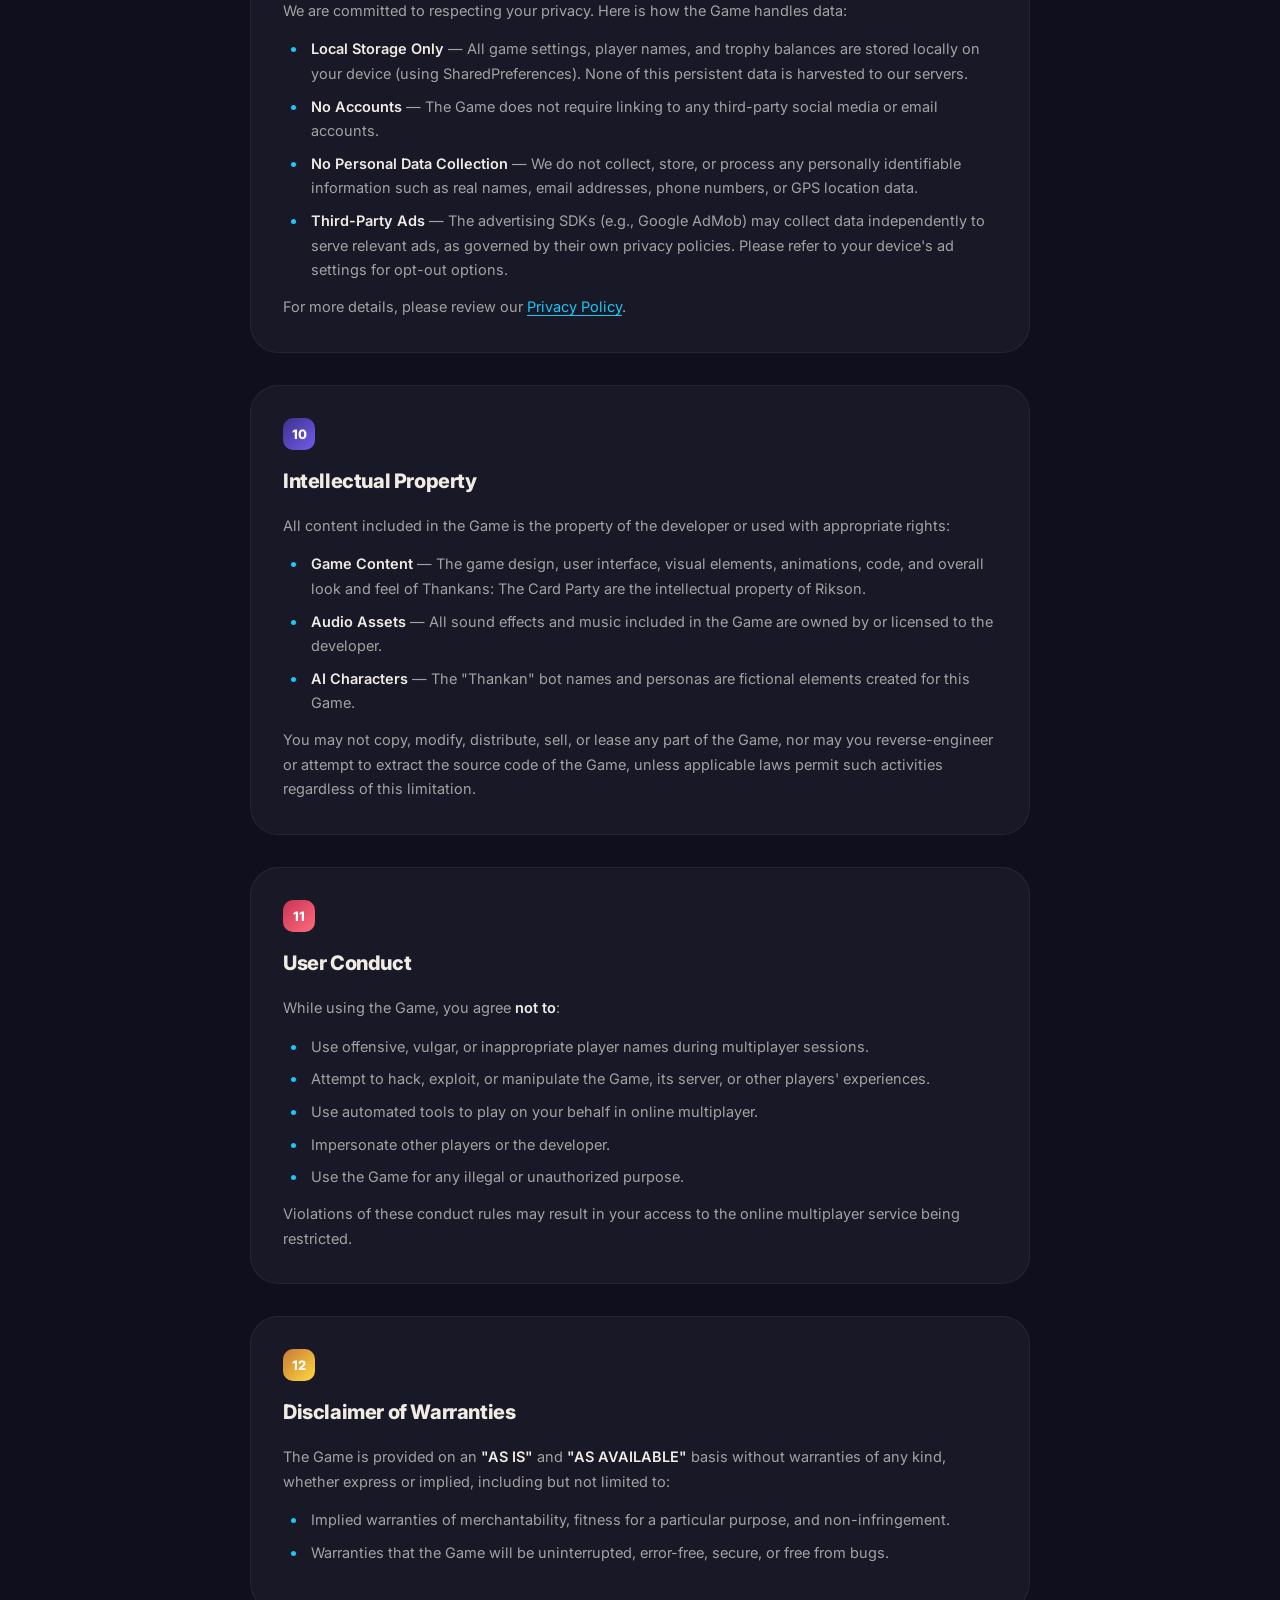
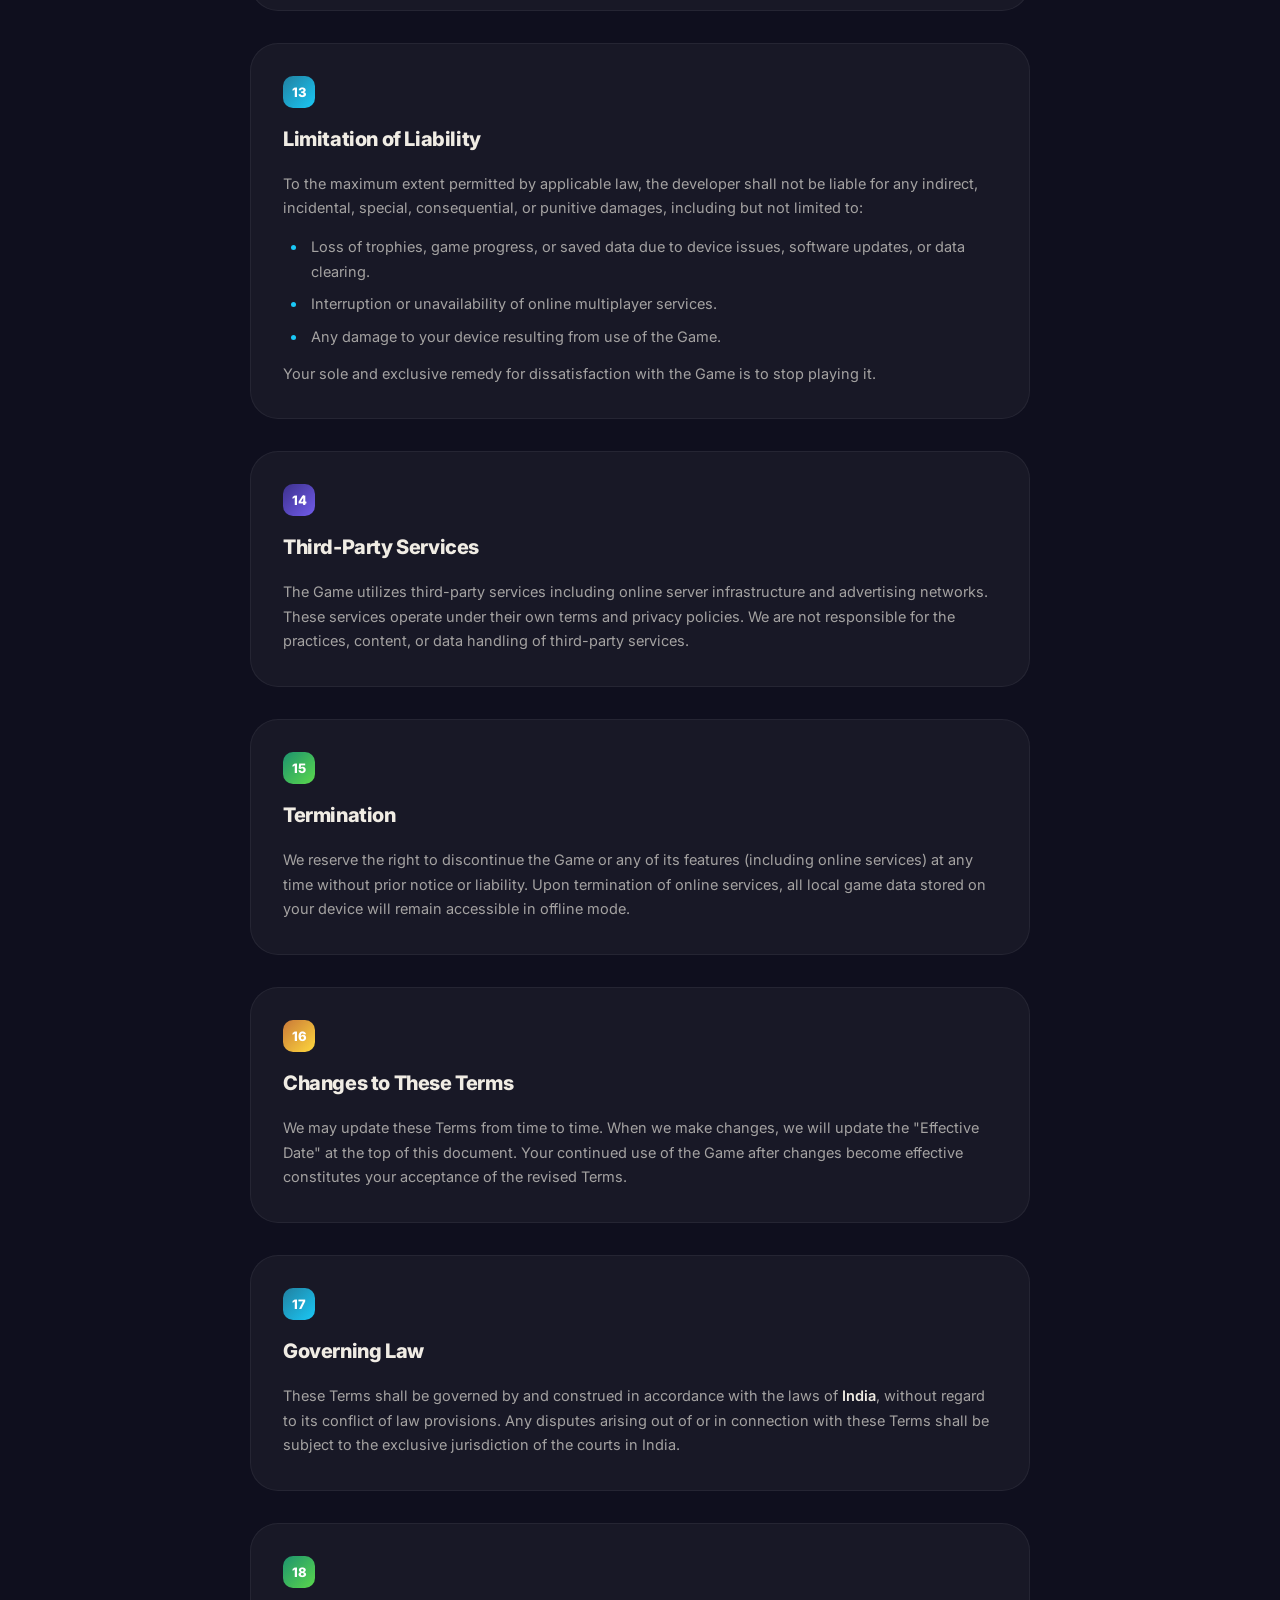
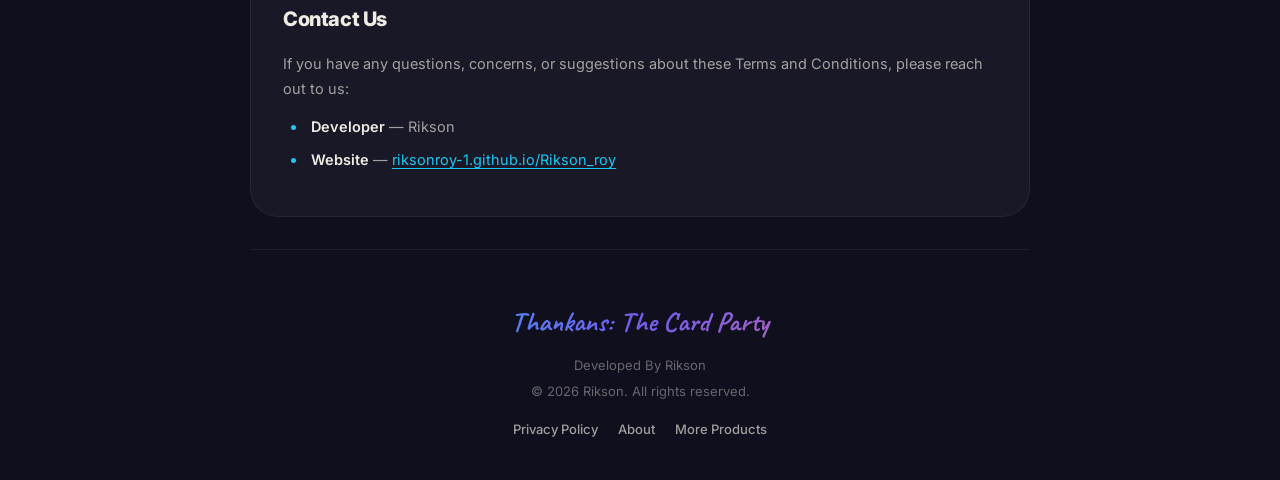
<file: thankans_cards_terms_and_conditions.html>
<!DOCTYPE html>
<html lang="en">
<head>
    <meta charset="UTF-8">
    <meta name="viewport" content="width=device-width, initial-scale=1.0, minimum-scale=1.0, maximum-scale=1.0, user-scalable=no, viewport-fit=cover">
    <meta name="color-scheme" content="dark">
    <meta name="theme-color" content="#1a1a2e">
    <meta name="description" content="Terms and Conditions for Thankans: The Card Party - A fun multiplayer card game by Rikson.">
    <title>Terms & Conditions — Thankans: The Card Party</title>
    <style>
        @import url('https://fonts.googleapis.com/css2?family=Inter:wght@400;500;600;700;800;900&family=Caveat:wght@700&display=swap');

        :root {
            --bg-primary: #0f0f1e;
            --bg-secondary: #161630;
            --bg-card: rgba(255, 255, 255, 0.04);
            --bg-card-hover: rgba(255, 255, 255, 0.07);
            --border-subtle: rgba(255, 255, 255, 0.06);
            --border-accent: rgba(26, 200, 246, 0.2);
            --text-primary: #f0ece4;
            --text-secondary: rgba(240, 236, 228, 0.65);
            --text-muted: rgba(240, 236, 228, 0.4);
            --accent-sky: #1AC8F6;
            --accent-green: #5BD84C;
            --accent-gold: #FFD83D;
            --accent-coral: #FF6B7E;
            --accent-purple: #715CEB;
            --gradient-brand: linear-gradient(135deg, #1AC8F6, #715CEB, #FF6B7E);
            --gradient-warm: linear-gradient(135deg, #FF6B7E, #FFD83D);
            --shadow-glow: 0 0 60px rgba(26, 200, 246, 0.08);
            --radius-sm: 8px;
            --radius-md: 14px;
            --radius-lg: 20px;
            --radius-xl: 28px;
        }

        *, *::before, *::after {
            box-sizing: border-box;
            margin: 0;
            padding: 0;
        }

        html {
            scroll-behavior: smooth;
            -webkit-text-size-adjust: 100%;
        }

        body {
            font-family: 'Inter', -apple-system, 'Segoe UI', sans-serif;
            background: var(--bg-primary);
            color: var(--text-primary);
            line-height: 1.7;
            min-height: 100vh;
            overflow-x: hidden;
            -webkit-font-smoothing: antialiased;
        }

        /* === BACKGROUND EFFECTS === */
        .bg-effects {
            position: fixed;
            inset: 0;
            pointer-events: none;
            z-index: 0;
            overflow: hidden;
        }

        .bg-effects::before {
            content: "";
            position: absolute;
            top: -20%;
            left: -10%;
            width: 60%;
            height: 60%;
            border-radius: 50%;
            background: radial-gradient(circle, rgba(26, 200, 246, 0.07), transparent 60%);
            filter: blur(80px);
            animation: floatOrb1 20s ease-in-out infinite;
        }

        .bg-effects::after {
            content: "";
            position: absolute;
            bottom: -15%;
            right: -10%;
            width: 55%;
            height: 55%;
            border-radius: 50%;
            background: radial-gradient(circle, rgba(113, 92, 235, 0.06), transparent 60%);
            filter: blur(80px);
            animation: floatOrb2 25s ease-in-out infinite;
        }

        .bg-grid {
            position: fixed;
            inset: 0;
            pointer-events: none;
            z-index: 0;
            background:
                linear-gradient(90deg, rgba(255,255,255,0.015) 1px, transparent 1px) 0 0 / 80px 80px,
                linear-gradient(0deg, rgba(255,255,255,0.015) 1px, transparent 1px) 0 0 / 80px 80px;
            mask-image: radial-gradient(ellipse at 50% 30%, black 20%, transparent 70%);
            -webkit-mask-image: radial-gradient(ellipse at 50% 30%, black 20%, transparent 70%);
        }

        @keyframes floatOrb1 {
            0%, 100% { transform: translate(0, 0) scale(1); }
            33% { transform: translate(5%, 8%) scale(1.05); }
            66% { transform: translate(-3%, 4%) scale(0.97); }
        }

        @keyframes floatOrb2 {
            0%, 100% { transform: translate(0, 0) scale(1); }
            33% { transform: translate(-6%, -5%) scale(1.03); }
            66% { transform: translate(4%, -8%) scale(0.96); }
        }

        /* === MAIN LAYOUT === */
        .page-wrapper {
            position: relative;
            z-index: 1;
            max-width: 820px;
            margin: 0 auto;
            padding: 0 20px;
        }

        /* === HEADER === */
        .page-header {
            padding: 60px 0 40px;
            text-align: center;
            position: relative;
        }

        .header-badge {
            display: inline-flex;
            align-items: center;
            gap: 8px;
            padding: 7px 18px 7px 12px;
            border-radius: 999px;
            background: rgba(26, 200, 246, 0.08);
            border: 1px solid rgba(26, 200, 246, 0.15);
            font-size: 13px;
            font-weight: 600;
            color: var(--accent-sky);
            letter-spacing: 0.02em;
            margin-bottom: 24px;
            animation: fadeInDown 0.6s ease both;
        }

        .header-badge svg {
            width: 16px;
            height: 16px;
            flex-shrink: 0;
        }

        .page-title {
            font-size: clamp(32px, 6vw, 48px);
            font-weight: 900;
            letter-spacing: -0.03em;
            line-height: 1.1;
            margin-bottom: 16px;
            animation: fadeInDown 0.6s ease 0.1s both;
        }

        .page-title .highlight {
            background: var(--gradient-brand);
            -webkit-background-clip: text;
            -webkit-text-fill-color: transparent;
            background-clip: text;
        }

        .page-subtitle {
            font-size: 15px;
            color: var(--text-secondary);
            max-width: 520px;
            margin: 0 auto 12px;
            animation: fadeInDown 0.6s ease 0.2s both;
        }

        .effective-date {
            display: inline-flex;
            align-items: center;
            gap: 6px;
            font-size: 13px;
            color: var(--text-muted);
            font-weight: 500;
            animation: fadeInDown 0.6s ease 0.3s both;
        }

        .effective-date::before {
            content: "";
            width: 6px;
            height: 6px;
            border-radius: 50%;
            background: var(--accent-sky);
            box-shadow: 0 0 8px var(--accent-sky);
        }

        /* === NAVIGATION / TOC === */
        .toc-card {
            background: var(--bg-card);
            border: 1px solid var(--border-subtle);
            border-radius: var(--radius-xl);
            padding: 28px 32px;
            margin-bottom: 40px;
            backdrop-filter: blur(12px);
            -webkit-backdrop-filter: blur(12px);
            animation: fadeInUp 0.6s ease 0.4s both;
        }

        .toc-title {
            font-size: 13px;
            font-weight: 700;
            text-transform: uppercase;
            letter-spacing: 0.08em;
            color: var(--text-muted);
            margin-bottom: 16px;
        }

        .toc-grid {
            display: grid;
            grid-template-columns: repeat(auto-fill, minmax(220px, 1fr));
            gap: 6px;
        }

        .toc-link {
            display: flex;
            align-items: center;
            gap: 10px;
            padding: 10px 14px;
            border-radius: var(--radius-sm);
            font-size: 14px;
            font-weight: 500;
            color: var(--text-secondary);
            text-decoration: none;
            transition: all 0.2s ease;
        }

        .toc-link:hover {
            background: rgba(255, 255, 255, 0.04);
            color: var(--text-primary);
        }

        .toc-num {
            display: grid;
            place-items: center;
            width: 24px;
            height: 24px;
            border-radius: 7px;
            background: rgba(26, 200, 246, 0.08);
            border: 1px solid rgba(26, 200, 246, 0.12);
            font-size: 11px;
            font-weight: 800;
            color: var(--accent-sky);
            flex-shrink: 0;
        }

        /* === SECTIONS === */
        .section {
            margin-bottom: 32px;
            animation: fadeInUp 0.5s ease both;
        }

        .section-card {
            background: var(--bg-card);
            border: 1px solid var(--border-subtle);
            border-radius: var(--radius-xl);
            padding: 32px;
            transition: border-color 0.3s ease, box-shadow 0.3s ease;
            position: relative;
            overflow: hidden;
        }

        .section-card::before {
            content: "";
            position: absolute;
            top: 0;
            left: 0;
            right: 0;
            height: 1px;
            background: linear-gradient(90deg, transparent, rgba(26, 200, 246, 0.15), transparent);
            opacity: 0;
            transition: opacity 0.3s ease;
        }

        .section-card:hover {
            border-color: var(--border-accent);
            box-shadow: var(--shadow-glow);
        }

        .section-card:hover::before {
            opacity: 1;
        }

        .section-number {
            display: inline-flex;
            align-items: center;
            justify-content: center;
            width: 32px;
            height: 32px;
            border-radius: 10px;
            font-size: 13px;
            font-weight: 800;
            margin-bottom: 14px;
            color: #fff;
        }

        .section-number.green { background: linear-gradient(135deg, #1d936e, #5BD84C); }
        .section-number.gold { background: linear-gradient(135deg, #c97938, #FFD83D); }
        .section-number.coral { background: linear-gradient(135deg, #c93454, #FF6B7E); }
        .section-number.blue { background: linear-gradient(135deg, #2180a0, #1AC8F6); }
        .section-number.purple { background: linear-gradient(135deg, #3D318D, #715CEB); }

        .section-heading {
            font-size: 20px;
            font-weight: 800;
            letter-spacing: -0.02em;
            margin-bottom: 16px;
            color: var(--text-primary);
        }

        .section-card p {
            color: var(--text-secondary);
            font-size: 14.5px;
            margin-bottom: 14px;
        }

        .section-card p:last-child {
            margin-bottom: 0;
        }

        .section-card ul,
        .section-card ol {
            color: var(--text-secondary);
            font-size: 14.5px;
            margin: 12px 0;
            padding-left: 24px;
        }

        .section-card li {
            margin-bottom: 8px;
            padding-left: 4px;
        }

        .section-card li::marker {
            color: var(--accent-sky);
        }

        .section-card strong {
            color: var(--text-primary);
            font-weight: 600;
        }

        /* === HIGHLIGHT BOX === */
        .highlight-box {
            background: rgba(26, 200, 246, 0.05);
            border: 1px solid rgba(26, 200, 246, 0.12);
            border-radius: var(--radius-md);
            padding: 16px 20px;
            margin: 16px 0;
            font-size: 14px;
        }

        .highlight-box.warning {
            background: rgba(255, 216, 61, 0.05);
            border-color: rgba(255, 216, 61, 0.15);
        }

        .highlight-box.important {
            background: rgba(255, 107, 126, 0.05);
            border-color: rgba(255, 107, 126, 0.15);
        }

        .highlight-box-title {
            display: flex;
            align-items: center;
            gap: 6px;
            font-weight: 700;
            font-size: 13px;
            text-transform: uppercase;
            letter-spacing: 0.04em;
            margin-bottom: 8px;
            color: var(--accent-sky);
        }

        .highlight-box.warning .highlight-box-title {
            color: var(--accent-gold);
        }

        .highlight-box.important .highlight-box-title {
            color: var(--accent-coral);
        }

        /* === FOOTER === */
        .page-footer {
            padding: 48px 0 40px;
            text-align: center;
            border-top: 1px solid var(--border-subtle);
            margin-top: 20px;
        }

        .footer-logo {
            font-family: 'Caveat', cursive;
            font-size: 28px;
            font-weight: 700;
            background: var(--gradient-brand);
            -webkit-background-clip: text;
            -webkit-text-fill-color: transparent;
            background-clip: text;
            margin-bottom: 8px;
        }

        .footer-text {
            font-size: 13px;
            color: var(--text-muted);
            margin-bottom: 4px;
        }

        .footer-links {
            display: flex;
            justify-content: center;
            flex-wrap: wrap;
            gap: 20px;
            margin-top: 16px;
        }

        .footer-links a {
            font-size: 13px;
            font-weight: 500;
            color: var(--text-secondary);
            text-decoration: none;
            transition: color 0.2s ease;
        }

        .footer-links a:hover {
            color: var(--accent-sky);
        }

        /* === BACK TO TOP === */
        .back-to-top {
            position: fixed;
            bottom: 28px;
            right: 28px;
            width: 44px;
            height: 44px;
            border-radius: 14px;
            background: rgba(26, 200, 246, 0.12);
            border: 1px solid rgba(26, 200, 246, 0.2);
            backdrop-filter: blur(12px);
            -webkit-backdrop-filter: blur(12px);
            color: var(--accent-sky);
            display: grid;
            place-items: center;
            cursor: pointer;
            opacity: 0;
            transform: translateY(12px);
            transition: all 0.3s ease;
            z-index: 100;
            text-decoration: none;
        }

        .back-to-top.visible {
            opacity: 1;
            transform: translateY(0);
        }

        .back-to-top:hover {
            background: rgba(26, 200, 246, 0.2);
            transform: translateY(-2px);
        }

        /* === ANIMATIONS === */
        @keyframes fadeInDown {
            from { opacity: 0; transform: translateY(-16px); }
            to { opacity: 1; transform: translateY(0); }
        }

        @keyframes fadeInUp {
            from { opacity: 0; transform: translateY(20px); }
            to { opacity: 1; transform: translateY(0); }
        }

        /* === RESPONSIVE === */
        @media (max-width: 640px) {
            .page-wrapper {
                padding: 0 16px;
            }
            .page-header {
                padding: 40px 0 28px;
            }
            .toc-card {
                padding: 20px;
            }
            .toc-grid {
                grid-template-columns: 1fr;
            }
            .section-card {
                padding: 24px 20px;
            }
            .back-to-top {
                bottom: 20px;
                right: 16px;
            }
        }

        /* Scroll animation observer */
        .section[data-animate] {
            opacity: 0;
            transform: translateY(24px);
            transition: opacity 0.5s ease, transform 0.5s ease;
        }
        .section[data-animate].in-view {
            opacity: 1;
            transform: translateY(0);
        }
    </style>
</head>
<body>
    <div class="bg-effects"></div>
    <div class="bg-grid"></div>

    <div class="page-wrapper">

        <!-- HEADER -->
        <header class="page-header" id="top">
            <div class="header-badge">
                <svg viewBox="0 0 24 24" fill="none" stroke="currentColor" stroke-width="2.5" stroke-linecap="round" stroke-linejoin="round"><path d="M12 22s8-4 8-10V5l-8-3-8 3v7c0 6 8 10 8 10z"/></svg>
                Thankans: The Card Party — Legal
            </div>
            <h1 class="page-title">Terms &amp; <span class="highlight">Conditions</span></h1>
            <p class="page-subtitle">Please read these terms carefully before playing Thankans: The Card Party. By playing the game, you agree to be bound by these terms.</p>
            <span class="effective-date">Effective Date: August 22, 2026</span>
        </header>

        <!-- TABLE OF CONTENTS -->
        <nav class="toc-card" aria-label="Table of Contents">
            <div class="toc-title">Quick Navigation</div>
            <div class="toc-grid">
                <a href="#acceptance" class="toc-link"><span class="toc-num">1</span> Acceptance of Terms</a>
                <a href="#description" class="toc-link"><span class="toc-num">2</span> Game Description</a>
                <a href="#eligibility" class="toc-link"><span class="toc-num">3</span> Eligibility</a>
                <a href="#accounts" class="toc-link"><span class="toc-num">4</span> User Identity</a>
                <a href="#gameplay" class="toc-link"><span class="toc-num">5</span> Gameplay Rules</a>
                <a href="#trophies" class="toc-link"><span class="toc-num">6</span> Trophies &amp; Ranking</a>
                <a href="#ads" class="toc-link"><span class="toc-num">7</span> Advertisements</a>
                <a href="#online" class="toc-link"><span class="toc-num">8</span> Multiplayer Modes</a>
                <a href="#data" class="toc-link"><span class="toc-num">9</span> Data &amp; Storage</a>
                <a href="#ip" class="toc-link"><span class="toc-num">10</span> Intellectual Property</a>
                <a href="#conduct" class="toc-link"><span class="toc-num">11</span> User Conduct</a>
                <a href="#disclaimer" class="toc-link"><span class="toc-num">12</span> Disclaimer</a>
                <a href="#liability" class="toc-link"><span class="toc-num">13</span> Limitation of Liability</a>
                <a href="#thirdparty" class="toc-link"><span class="toc-num">14</span> Third-Party Services</a>
                <a href="#termination" class="toc-link"><span class="toc-num">15</span> Termination</a>
                <a href="#changes" class="toc-link"><span class="toc-num">16</span> Changes to Terms</a>
                <a href="#governing" class="toc-link"><span class="toc-num">17</span> Governing Law</a>
                <a href="#contact" class="toc-link"><span class="toc-num">18</span> Contact Us</a>
            </div>
        </nav>

        <!-- SECTIONS -->

        <!-- 1. Acceptance of Terms -->
        <section class="section" data-animate id="acceptance">
            <div class="section-card">
                <div class="section-number green">1</div>
                <h2 class="section-heading">Acceptance of Terms</h2>
                <p>By downloading, installing, accessing, or using <strong>Thankans: The Card Party</strong> (the "Game"), you acknowledge that you have read, understood, and agree to be bound by these Terms and Conditions ("Terms"). If you do not agree to these Terms, please do not use the Game.</p>
                <p>These Terms constitute a legally binding agreement between you ("User," "Player," or "you") and the developer ("Rikson," "we," "us," or "our") regarding your use of the Game.</p>
            </div>
        </section>

        <!-- 2. Game Description -->
        <section class="section" data-animate id="description">
            <div class="section-card">
                <div class="section-number blue">2</div>
                <h2 class="section-heading">Game Description</h2>
                <p>Thankans: The Card Party is a vibrant, color-matching, UNO-style card game where players compete to empty their hands first. The game includes:</p>
                <ul>
                    <li><strong>Offline Bot Battles</strong> — Play against smart AI opponents (Thankan Ace, Blitz, Cipher, Drift, Echo, and Flux).</li>
                    <li><strong>Local Hotspot Multiplayer</strong> — Play with friends in the same room using Wi-Fi / Hotspot discovery without needing internet.</li>
                    <li><strong>Online Multiplayer</strong> — Create or join rooms across the internet in real-time.</li>
                    <li><strong>Ranked Trophies</strong> — Earn trophies for winning matches to climb the ranks from Bronze to Champion.</li>
                    <li><strong>BOOM System</strong> — Players must call "BOOM" when holding a single card, or face a draw penalty!</li>
                </ul>
                <div class="highlight-box">
                    <div class="highlight-box-title">ℹ️ Entertainment Purpose</div>
                    <p style="margin:0">Thankans: The Card Party is made purely for fun and entertainment. The AI bots are fictional opponents designed to provide an engaging offline or mixed-multiplayer experience.</p>
                </div>
            </div>
        </section>

        <!-- 3. Eligibility -->
        <section class="section" data-animate id="eligibility">
            <div class="section-card">
                <div class="section-number gold">3</div>
                <h2 class="section-heading">Eligibility</h2>
                <p>The Game is intended for a <strong>general audience</strong>. There are no age restrictions for playing the Game. However, please note the following:</p>
                <ul>
                    <li>If you are a minor, we recommend that a parent or legal guardian reviews these Terms on your behalf.</li>
                    <li>The Game displays advertisements. Minors should play under parental supervision if parents have concerns regarding ad content.</li>
                </ul>
            </div>
        </section>

        <!-- 4. User Identity -->
        <section class="section" data-animate id="accounts">
            <div class="section-card">
                <div class="section-number purple">4</div>
                <h2 class="section-heading">User Identity &amp; Accounts</h2>
                <p>Thankans: The Card Party <strong>does not require account creation, registration, or login</strong>. The Game operates anonymously with the following identity mechanisms:</p>
                <ul>
                    <li><strong>Player Names</strong> — You may enter a display name for your profile. This name is freely chosen by you and is not verified or linked to any real identity.</li>
                    <li><strong>Session Identifiers</strong> — During online and local multiplayer, temporary IDs are generated. These IDs exist only for the duration of the connection.</li>
                    <li><strong>No Passwords or Personal Data</strong> — We do not collect email addresses, phone numbers, real names, or any other personally identifiable information through the Game.</li>
                </ul>
            </div>
        </section>

        <!-- 5. Gameplay Rules -->
        <section class="section" data-animate id="gameplay">
            <div class="section-card">
                <div class="section-number coral">5</div>
                <h2 class="section-heading">Gameplay Rules &amp; Fair Play</h2>
                <p>By using the Game, you agree to the following:</p>
                <ul>
                    <li>Play fairly and respect other players in multiplayer sessions.</li>
                    <li>Do not use any hacks, scripts, bots, or unauthorized modifications to gain unfair advantages.</li>
                    <li>Do not exploit bugs or glitches in the Game. If you discover a bug, we encourage you to report it to us.</li>
                    <li>The "BOOM" penalty is an automatic mechanic. Failure to tap the button in the designated time limit will result in drawn penalty cards.</li>
                </ul>
                <div class="highlight-box warning">
                    <div class="highlight-box-title">⚠️ Progression Persistence</div>
                    <p style="margin:0">Your player name and accumulated trophies are saved directly onto your device. If you uninstall the app or clear its data, all progress will be permanently lost.</p>
                </div>
            </div>
        </section>

        <!-- 6. Trophies & Ranking -->
        <section class="section" data-animate id="trophies">
            <div class="section-card">
                <div class="section-number gold">6</div>
                <h2 class="section-heading">Trophies &amp; Ranking System</h2>
                <p>The Game features a competitive ranking progression:</p>
                <ul>
                    <li><strong>No Real Value</strong> — Trophies and Ranks are strictly virtual markers of progress and have no real-world monetary value.</li>
                    <li><strong>Gaining & Losing</strong> — Trophies are earned by winning matches and lost by losing them.</li>
                    <li><strong>Trophy Recovery</strong> — The Game may offer options to recover lost trophies by watching a rewarded advertisement.</li>
                    <li><strong>Local Storage</strong> — Your trophy balance is stored locally on your device. We are not responsible for the loss of trophies due to device resets, app uninstallation, or other data loss events.</li>
                </ul>
                <div class="highlight-box important">
                    <div class="highlight-box-title">🚫 No Real-Money Features</div>
                    <p style="margin:0">Thankans: The Card Party does not offer any real-money gambling, betting, or in-app purchases. Ranks and trophies are purely for enjoyment.</p>
                </div>
            </div>
        </section>

        <!-- 7. Advertisements -->
        <section class="section" data-animate id="ads">
            <div class="section-card">
                <div class="section-number coral">7</div>
                <h2 class="section-heading">Advertisements</h2>
                <p>The Game is supported by advertisements. By using the Game, you consent to viewing ads as part of the experience:</p>
                <ul>
                    <li><strong>Interstitial Ads</strong> — Full-screen advertisements may be shown at natural breaks in gameplay, such as after completing a match.</li>
                    <li><strong>Rewarded Ads</strong> — Optional full-screen video advertisements that you can choose to watch in exchange for in-game benefits (such as recovering lost trophies). These are entirely voluntary.</li>
                </ul>
                <p>Advertisements are delivered through native mobile platforms and are subject to the advertising network's own terms and privacy policies. We do not control the content of third-party advertisements.</p>
            </div>
        </section>

        <!-- 8. Multiplayer Modes -->
        <section class="section" data-animate id="online">
            <div class="section-card">
                <div class="section-number blue">8</div>
                <h2 class="section-heading">Local &amp; Online Multiplayer</h2>
                <p>The Game offers both Local Hotspot and Online multiplayer features. By using these features, you agree that:</p>
                <ul>
                    <li><strong>Local Discovery</strong> — The Local Hotspot mode utilizes your device's local network (UDP Broadcast/Multicast) to find nearby players. This requires permissions to access your local network.</li>
                    <li><strong>Online Servers</strong> — Online mode connects players in real-time through our central game server and requires an active internet connection.</li>
                    <li><strong>Data Transmitted</strong> — During multiplayer, the following data is transmitted: your chosen player name, avatar emojis, trophies, and game actions (moves). No personal or device-identifying information is permanently sent.</li>
                    <li><strong>No Guaranteed Uptime</strong> — We strive to maintain online server availability but do not guarantee uninterrupted service. The game server may experience downtime.</li>
                    <li><strong>No Chat System</strong> — The Game does not include any text chat, voice chat, or direct messaging system between players.</li>
                </ul>
            </div>
        </section>

        <!-- 9. Data & Storage -->
        <section class="section" data-animate id="data">
            <div class="section-card">
                <div class="section-number green">9</div>
                <h2 class="section-heading">Data Collection &amp; Storage</h2>
                <p>We are committed to respecting your privacy. Here is how the Game handles data:</p>
                <ul>
                    <li><strong>Local Storage Only</strong> — All game settings, player names, and trophy balances are stored locally on your device (using SharedPreferences). None of this persistent data is harvested to our servers.</li>
                    <li><strong>No Accounts</strong> — The Game does not require linking to any third-party social media or email accounts.</li>
                    <li><strong>No Personal Data Collection</strong> — We do not collect, store, or process any personally identifiable information such as real names, email addresses, phone numbers, or GPS location data.</li>
                    <li><strong>Third-Party Ads</strong> — The advertising SDKs (e.g., Google AdMob) may collect data independently to serve relevant ads, as governed by their own privacy policies. Please refer to your device's ad settings for opt-out options.</li>
                </ul>
                <p>For more details, please review our <a href="https://riksonroy-1.github.io/Rikson_roy/privacy-policy-thankans-cards.html" style="color: var(--accent-sky); text-decoration: underline; text-underline-offset: 3px;" target="_blank" rel="noopener">Privacy Policy</a>.</p>
            </div>
        </section>

        <!-- 10. Intellectual Property -->
        <section class="section" data-animate id="ip">
            <div class="section-card">
                <div class="section-number purple">10</div>
                <h2 class="section-heading">Intellectual Property</h2>
                <p>All content included in the Game is the property of the developer or used with appropriate rights:</p>
                <ul>
                    <li><strong>Game Content</strong> — The game design, user interface, visual elements, animations, code, and overall look and feel of Thankans: The Card Party are the intellectual property of Rikson.</li>
                    <li><strong>Audio Assets</strong> — All sound effects and music included in the Game are owned by or licensed to the developer.</li>
                    <li><strong>AI Characters</strong> — The "Thankan" bot names and personas are fictional elements created for this Game.</li>
                </ul>
                <p>You may not copy, modify, distribute, sell, or lease any part of the Game, nor may you reverse-engineer or attempt to extract the source code of the Game, unless applicable laws permit such activities regardless of this limitation.</p>
            </div>
        </section>

        <!-- 11. User Conduct -->
        <section class="section" data-animate id="conduct">
            <div class="section-card">
                <div class="section-number coral">11</div>
                <h2 class="section-heading">User Conduct</h2>
                <p>While using the Game, you agree <strong>not to</strong>:</p>
                <ul>
                    <li>Use offensive, vulgar, or inappropriate player names during multiplayer sessions.</li>
                    <li>Attempt to hack, exploit, or manipulate the Game, its server, or other players' experiences.</li>
                    <li>Use automated tools to play on your behalf in online multiplayer.</li>
                    <li>Impersonate other players or the developer.</li>
                    <li>Use the Game for any illegal or unauthorized purpose.</li>
                </ul>
                <p>Violations of these conduct rules may result in your access to the online multiplayer service being restricted.</p>
            </div>
        </section>

        <!-- 12. Disclaimer -->
        <section class="section" data-animate id="disclaimer">
            <div class="section-card">
                <div class="section-number gold">12</div>
                <h2 class="section-heading">Disclaimer of Warranties</h2>
                <p>The Game is provided on an <strong>"AS IS"</strong> and <strong>"AS AVAILABLE"</strong> basis without warranties of any kind, whether express or implied, including but not limited to:</p>
                <ul>
                    <li>Implied warranties of merchantability, fitness for a particular purpose, and non-infringement.</li>
                    <li>Warranties that the Game will be uninterrupted, error-free, secure, or free from bugs.</li>
                </ul>
            </div>
        </section>

        <!-- 13. Limitation of Liability -->
        <section class="section" data-animate id="liability">
            <div class="section-card">
                <div class="section-number blue">13</div>
                <h2 class="section-heading">Limitation of Liability</h2>
                <p>To the maximum extent permitted by applicable law, the developer shall not be liable for any indirect, incidental, special, consequential, or punitive damages, including but not limited to:</p>
                <ul>
                    <li>Loss of trophies, game progress, or saved data due to device issues, software updates, or data clearing.</li>
                    <li>Interruption or unavailability of online multiplayer services.</li>
                    <li>Any damage to your device resulting from use of the Game.</li>
                </ul>
                <p>Your sole and exclusive remedy for dissatisfaction with the Game is to stop playing it.</p>
            </div>
        </section>

        <!-- 14. Third-Party Services -->
        <section class="section" data-animate id="thirdparty">
            <div class="section-card">
                <div class="section-number purple">14</div>
                <h2 class="section-heading">Third-Party Services</h2>
                <p>The Game utilizes third-party services including online server infrastructure and advertising networks. These services operate under their own terms and privacy policies. We are not responsible for the practices, content, or data handling of third-party services.</p>
            </div>
        </section>

        <!-- 15. Termination -->
        <section class="section" data-animate id="termination">
            <div class="section-card">
                <div class="section-number green">15</div>
                <h2 class="section-heading">Termination</h2>
                <p>We reserve the right to discontinue the Game or any of its features (including online services) at any time without prior notice or liability. Upon termination of online services, all local game data stored on your device will remain accessible in offline mode.</p>
            </div>
        </section>

        <!-- 16. Changes to Terms -->
        <section class="section" data-animate id="changes">
            <div class="section-card">
                <div class="section-number gold">16</div>
                <h2 class="section-heading">Changes to These Terms</h2>
                <p>We may update these Terms from time to time. When we make changes, we will update the "Effective Date" at the top of this document. Your continued use of the Game after changes become effective constitutes your acceptance of the revised Terms.</p>
            </div>
        </section>

        <!-- 17. Governing Law -->
        <section class="section" data-animate id="governing">
            <div class="section-card">
                <div class="section-number blue">17</div>
                <h2 class="section-heading">Governing Law</h2>
                <p>These Terms shall be governed by and construed in accordance with the laws of <strong>India</strong>, without regard to its conflict of law provisions. Any disputes arising out of or in connection with these Terms shall be subject to the exclusive jurisdiction of the courts in India.</p>
            </div>
        </section>

        <!-- 18. Contact Us -->
        <section class="section" data-animate id="contact">
            <div class="section-card">
                <div class="section-number green">18</div>
                <h2 class="section-heading">Contact Us</h2>
                <p>If you have any questions, concerns, or suggestions about these Terms and Conditions, please reach out to us:</p>
                <ul>
                    <li><strong>Developer</strong> — Rikson</li>
                    <li><strong>Website</strong> — <a href="https://riksonroy-1.github.io/Rikson_roy/" style="color: var(--accent-sky); text-decoration: underline; text-underline-offset: 3px;" target="_blank" rel="noopener">riksonroy-1.github.io/Rikson_roy</a></li>
                </ul>
            </div>
        </section>

        <!-- FOOTER -->
        <footer class="page-footer">
            <div class="footer-logo">Thankans: The Card Party</div>
            <p class="footer-text">Developed By Rikson</p>
            <p class="footer-text">© 2026 Rikson. All rights reserved.</p>
            <div class="footer-links">
                <a href="https://riksonroy-1.github.io/Rikson_roy/Privacy-Policy.html" target="_blank" rel="noopener">Privacy Policy</a>
                <a href="https://riksonroy-1.github.io/Rikson_roy/" target="_blank" rel="noopener">About</a>
                <a href="https://riksonroy-1.github.io/Rikson_roy/#projects" target="_blank" rel="noopener">More Products</a>
            </div>
        </footer>
    </div>

    <!-- BACK TO TOP BUTTON -->
    <a href="#top" class="back-to-top" id="backToTop" aria-label="Back to top">
        <svg width="18" height="18" viewBox="0 0 24 24" fill="none" stroke="currentColor" stroke-width="2.5" stroke-linecap="round" stroke-linejoin="round"><polyline points="18 15 12 9 6 15"/></svg>
    </a>

    <script>
        // Back to top visibility
        const backToTop = document.getElementById('backToTop');
        let scrollTimeout;
        window.addEventListener('scroll', () => {
            clearTimeout(scrollTimeout);
            scrollTimeout = setTimeout(() => {
                if (window.scrollY > 400) {
                    backToTop.classList.add('visible');
                } else {
                    backToTop.classList.remove('visible');
                }
            }, 50);
        }, { passive: true });

        // Scroll-triggered animations
        const observer = new IntersectionObserver((entries) => {
            entries.forEach(entry => {
                if (entry.isIntersecting) {
                    entry.target.classList.add('in-view');
                    observer.unobserve(entry.target);
                }
            });
        }, { threshold: 0.1, rootMargin: '0px 0px -40px 0px' });

        document.querySelectorAll('.section[data-animate]').forEach(el => {
            observer.observe(el);
        });
    </script>
</body>
</html>
</file>
